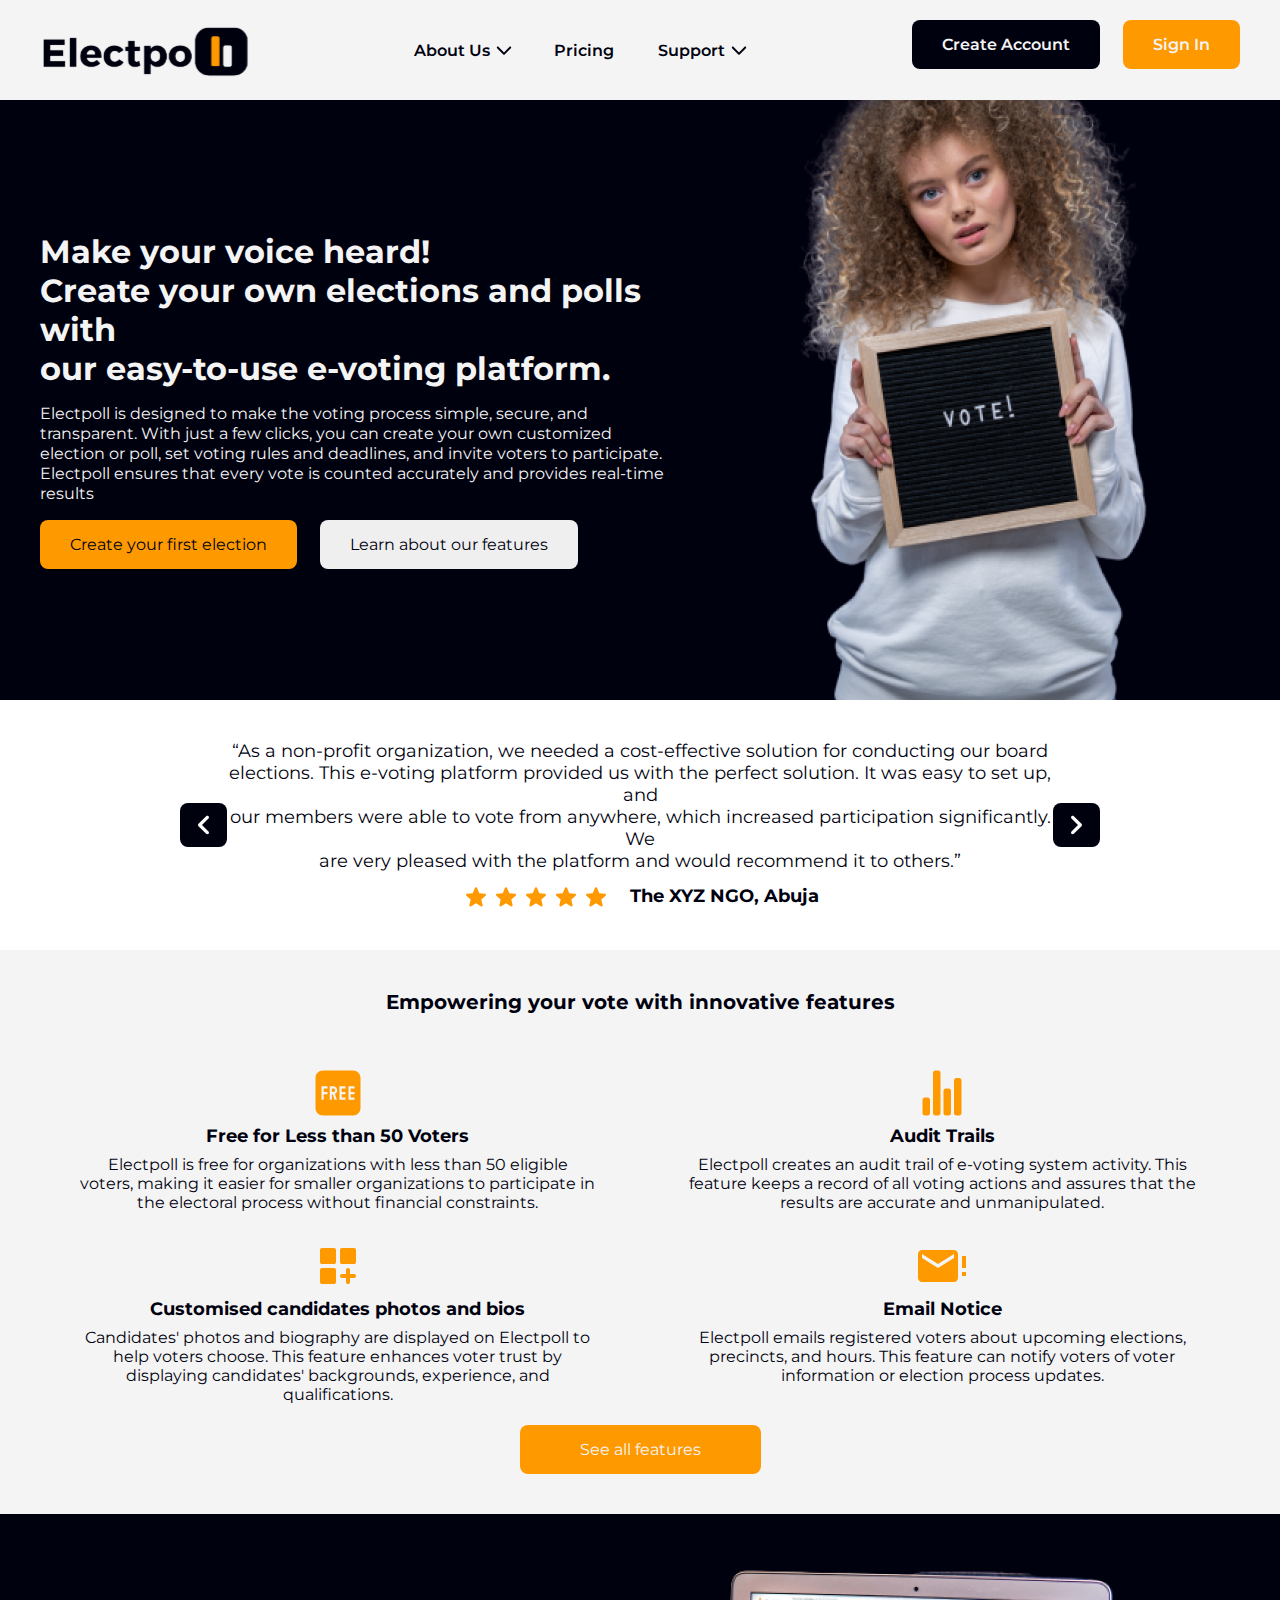
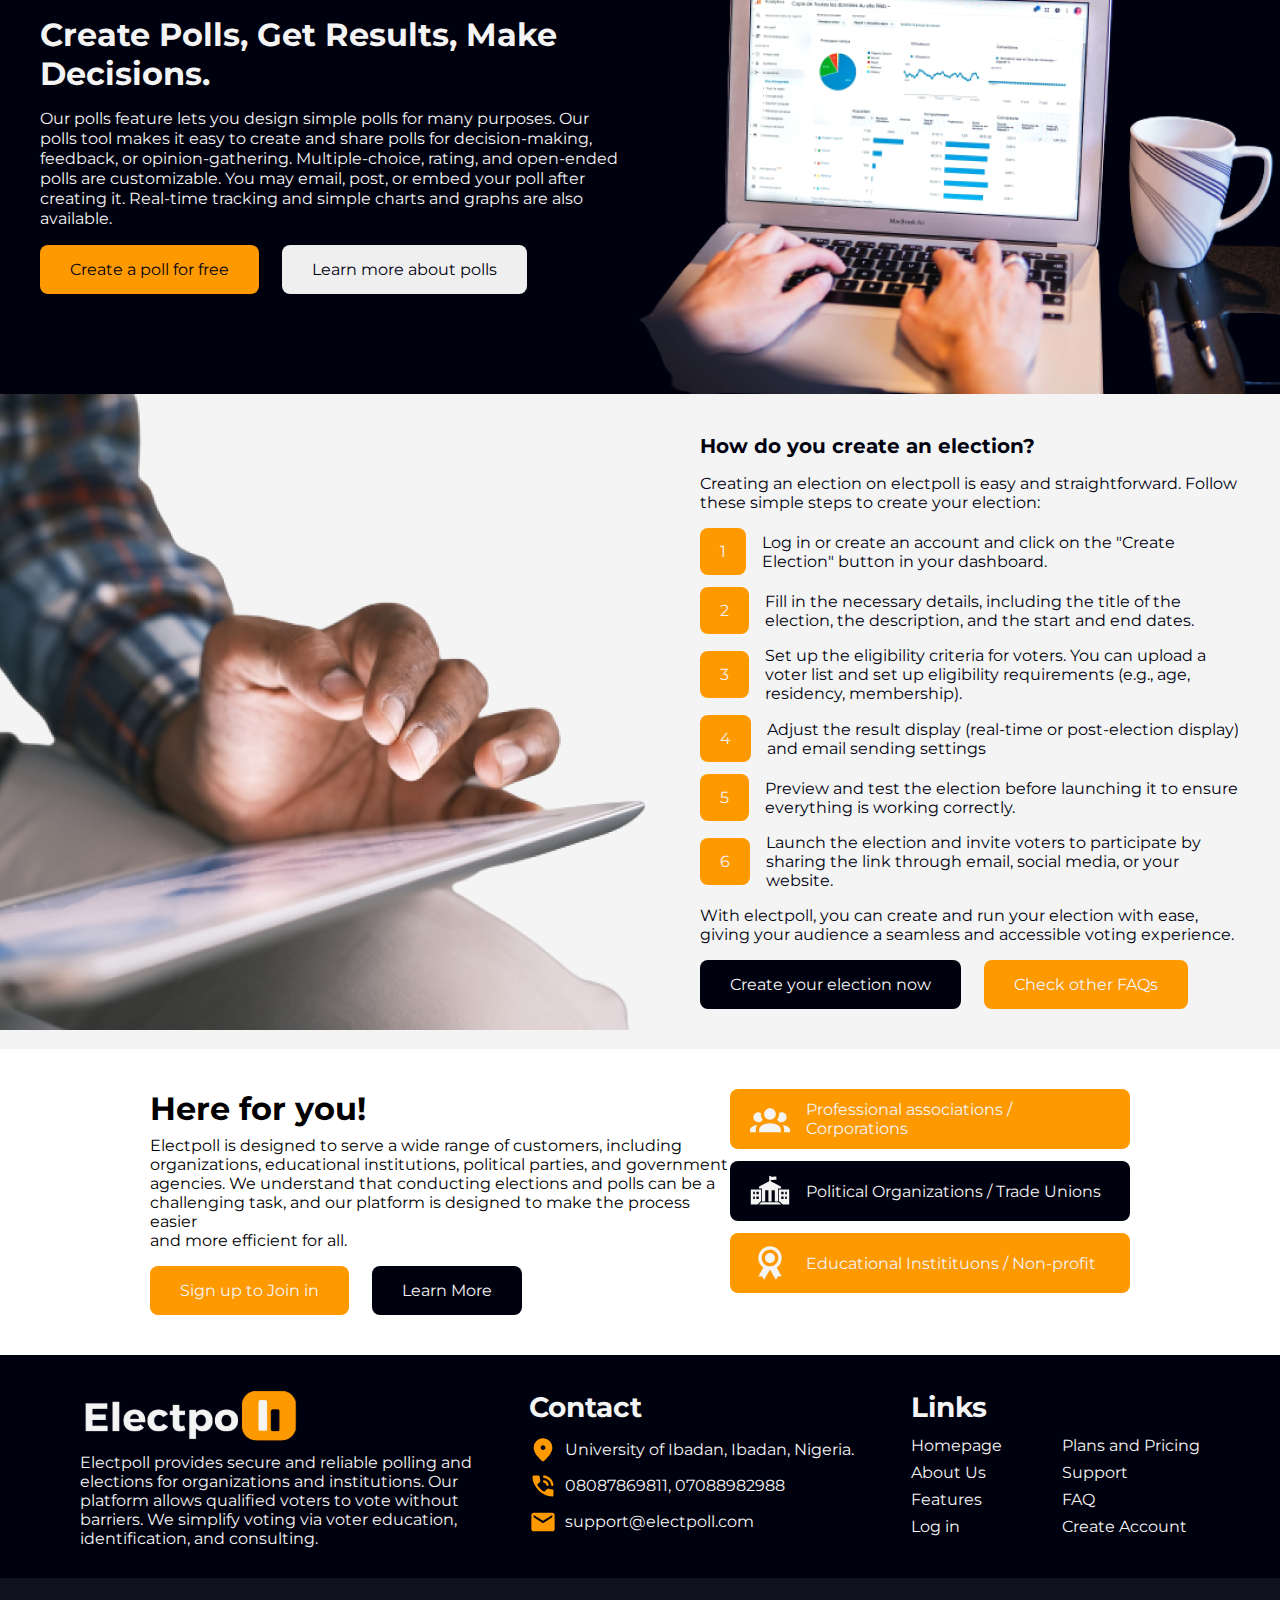
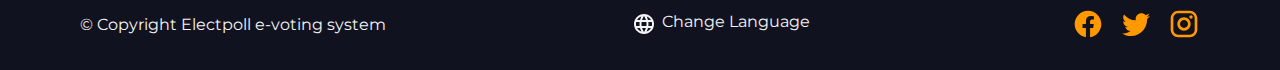
<file: index.html>
<html lang="en">
<head>
    <meta charset="UTF-8">
    <meta http-equiv="X-UA-Compatible" content="IE=edge">
    <meta name="viewport" content="width=device-width, initial-scale=1.0">
    <title>Electpoll</title>
    <link rel="stylesheet" href="Assets/Css/index.css"/>
    <link rel="stylesheet" href="Assets/Css/header.css"/>
    <link rel="stylesheet" href="Assets/Css/footer.css"/>
    <link rel="stylesheet" href="https://fonts.googleapis.com/css?family=Montserrat">
</head>
<body>
    <section id="mobile-menu">
        <ul>
            <li><a href="Pages/about_us.html">About Us</a></li>
            <li><a href="Pages/pricing.html">Pricing</a></li>
            <li><a href="Pages/support.html">Support</a></li>
            <li><a href="Pages/features.html">Features</a></li>
            <li><a href="Pages/pricing.html">Plans and Pricing</a></li>
            <li><a href="Pages/faq.html">FAQ</a></li>
        </ul>
        <div>
            <div><a href="Pages/sign_up.html" ><button id="mobile-sign-up-btn" >Create Account</button></a></div>
            <div><a href="Pages/sign_in.html" ><button id="mobile-log-in-btn">Sign In</button></a></div>
        </div>
    </section>
    <header>
        <div><a href="index.html"><img class="logo" src="Assets/Img/logo.svg" /></a></div>
        <div class="nav-links">
            <div>
                <p class="link-text"><a href="Pages/about_us.html">About Us</a></p>
                <div><img src="Assets/Img/caret-down.svg" /></div>
            </div>
            <div>
                <p class="link-text plt"><a href="Pages/pricing.html">Pricing</a></p>
            </div>
            <div>
                <p class="link-text"><a href="Pages/support.html">Support</a></p>
                <div><img src="Assets/Img/caret-down.svg" /></div>
            </div>
        </div>
        <div>
            <a href="Pages/sign_up.html"><button class="create-acc-btn">Create Account</button></a>
            <a href="Pages/sign_in.html"><button class="sign-in-btn">Sign In</button></a>
        </div>
        <div id="hamburger-menu">
            <div class="hamburger-line"></div>
            <div class="hamburger-line"></div>
            <div class="hamburger-line"></div>
        </div>
    </header>
    <section id="main-section">
        <div id="main-sec-left">
            <h1>Make your voice heard!<br/> Create your own elections and polls with<br/> our easy-to-use e-voting platform.</h1>
            <p>Electpoll is designed to make the voting process simple, secure, and transparent. With just a few clicks,
                you can create your own customized election or poll, set voting rules and deadlines,
                and invite voters to participate. Electpoll ensures that every vote is counted
                accurately and provides real-time results</p>
            <div>
                <a href="/Pages/sign_up.html" ><button id="main-sec-btn-1">Create your first election</button></a>
                <a href="/Pages/features.html" ><button id="main-sec-btn-2">Learn about our features</button></a>
            </div>
        </div>
        <div id="main-sec-right">
            <img src="Assets/Img/top_img.png" />
        </div>
    </section>
    <section class="testimonial-section">
        <div><button class="slide-btn"><img src="Assets/Img/button-left.svg" /></button></div>
        <div>
             <p class="testimonial-text">“As a non-profit organization, we needed a cost-effective solution
            for conducting our board<br> elections. This e-voting platform provided 
            us with the perfect solution. It was easy to set up, and<br> our members 
            were able to vote from anywhere, which increased participation significantly. 
            We<br> are very pleased with the platform and would recommend it to others.”
            </p>
            <div class="testimonial-profile">
                <div><img src="Assets/Img/ratings.svg" /></div>
                <p>The XYZ NGO, Abuja</p>
            </div>
        </div>
        <div><button class="slide-btn"><img src="Assets/Img/button-right.svg" /></button></div>
    </section>
    <section id="features-section">
        <h2>Empowering your vote with innovative features</h2>
        <div>
            <div>
                <div><img src="Assets/Img/monotone_free-button.svg" /></div>
                <h3>Free for Less than 50 Voters</h3>
                <p>Electpoll is free for organizations with 
                    less than 50 eligible voters, making it 
                    easier for smaller organizations to participate 
                    in the electoral process without financial constraints.</p>
            </div>
            <div>
                <div><img src="Assets/Img/stats.svg" /></div>
                <h3>Audit Trails</h3>
                <p>Electpoll creates an audit trail of e-voting system activity. 
                    This feature keeps a record of all voting actions and assures 
                    that the results are accurate and unmanipulated.</p>
            </div>
            <div>
                <div><img src="Assets/Img/dashboard.svg" /></div>
                <h3>Customised candidates photos and bios</h3>
                <p>Candidates' photos and biography are displayed on 
                    Electpoll to help voters choose. This feature 
                    enhances voter trust by displaying candidates' 
                    backgrounds, experience, and qualifications.</p>
            </div>
            <div>
                <div><img src="Assets/Img/email-alert.svg" /></div>
                <h3>Email Notice</h3>
                <p>Electpoll emails registered voters about upcoming elections, 
                    precincts, and hours. This feature can notify voters of voter 
                    information or election process updates.</p>
            </div>
        </div>
        <a href="/Pages/features.html" ><button id="features-btn">See all features</button></a>
    </section>
    <section id="poll-section">
        <div id="poll-sec-left">
            <h1>Create Polls, Get Results, Make Decisions.</h1>
            <p>
                Our polls feature lets you design simple polls for many purposes. 
                Our polls tool makes it easy to create and share polls for decision-making, 
                feedback, or opinion-gathering. Multiple-choice, rating, and open-ended polls are customizable. 
                You may email, post, or embed your poll after creating it. 
                Real-time tracking and simple charts and graphs are also available.
            </p>
            <div>
                <a href="/Pages/sign_up.html" ><button id="poll-sec-btn-1">Create a poll for free</button></a>
                <a href="/Pages/features.html"><button id="poll-sec-btn-2">Learn more about polls</button></a>
            </div>
        </div>
        <div class="img-rmv">
            <img src="Assets/Img/poll-img.png" />
        </div>
    </section>
    <section id="faq-section">
        <div class="img-rmv"><img src="Assets/Img/faq-img.png" /></div>
        <div id="faq-section-box">
            <h3>How do you create an election?</h3>
            <p class="faq-text">Creating an election on electpoll is easy and straightforward.
                Follow these simple steps to create your election:</p>
            <div>
                <div class="faq-list">
                    <p>1</p>
                    <p>Log in or create an account and click on the "Create Election" button in your dashboard.</p>
                </div>
                <div class="faq-list">
                    <p>2</p>
                    <p>Fill in the necessary details, including the title of the election, the description, and the start and end dates.</p>
                </div>
                <div class="faq-list">
                    <p>3</p>
                    <p>Set up the eligibility criteria for voters. You can upload a voter list and set up eligibility requirements (e.g., age, residency, membership).</p>
                </div>
                <div class="faq-list">
                    <p>4</p>
                    <p>Adjust the result display (real-time or post-election display) and email sending settings</p>
                </div>
                <div class="faq-list">
                    <p>5</p>
                    <p>Preview and test the election before launching it to ensure everything is working correctly.</p>
                </div>
                <div class="faq-list">
                    <p>6</p>
                    <p>Launch the election and invite voters to participate by sharing the link through email, social media, or your website.</p>
                </div>
            </div>
            <p class="faq-text">With electpoll, you can create and run your election with ease, 
                giving your audience a seamless and accessible voting experience.</p>
            <div>
                <a href="/Pages/sign_up.html"><button id="faq-btn-1">Create your election now</button></a>
                <a href="/Pages/faq.html"><button id="faq-btn-2">Check other FAQs</button></a>
            </div>
        </div>
    </section>
    <section id="here-for-you-section">
        <div id="hfy-sec-top">
            <h1>Here for you!</h1>
            <p id="here-for-you-text">Electpoll is designed to serve a wide range of customers,
                including<br> organizations, educational institutions, 
                political parties, and government<br> agencies. 
                We understand that conducting elections and polls can be a<br> 
                challenging task, and our platform is designed to make the 
                process easier<br> and more efficient for all.</p>
            <div>
                <a href="/Pages/sign_up.html" ><button id="here-for-you-btn-1">Sign up to Join in</button></a>
                <a href="/Pages/about_us.html" ><button id="here-for-you-btn-2">Learn More</button></a>
            </div>
        </div>
        <div>
            <div class="here-for-you-sec-box">
                <div><img src="Assets/Img/account-group.svg" /></div>
                <p>Professional associations / Corporations</p>
            </div>
            <div class="here-for-you-sec-box box-2">
                <div><img src="Assets/Img/map_political.svg" /></div>
                <p>Political Organizations / Trade Unions</p>
            </div>
            <div class="here-for-you-sec-box">
                <div><img src="Assets/Img/trusted-organization.svg" /></div>
                <p>Educational Institituons / Non-profit</p>
            </div>
        </div>
    </section>
    <footer>
        <div class="footer-top">
            <div>
                <div class="footer-logo"><img src="Assets/Img/logo (light).svg" /></div>
                <p>Electpoll provides secure and reliable polling and<br/> elections for organizations and institutions.
                    Our<br/> platform allows qualified voters to vote without<br/> barriers.
                    We simplify voting via voter education,<br/> identification, and consulting.</p>
            </div>
            <div class="contact-box">
                <h2 class="footer-header">Contact</h2>
                <div>
                    <div><img src="Assets/Img/location.svg" /></div>
                    <p>University of Ibadan, Ibadan, Nigeria.</p>
                </div>
                <div>
                    <div><img src="Assets/Img/phone.svg" /></div>
                    <p>08087869811, 07088982988</p>
                </div>
                <div>
                    <div><img src="Assets/Img/email.svg" /></div>
                    <p>support@electpoll.com</p>
                </div>
            </div>
            <div>
                <h2 class="footer-header">Links</h2>
                <div class="footer-nav">
                    <ul class="footer-nav-left">
                        <li><a href="index.html">Homepage</a></li>
                        <li><a href="Pages/about_us.html">About Us</a></li>
                        <li><a href="Pages/features.html">Features</a></li>
                        <li><a href="Pages/sign_in.html">Log in</a></li>
                    </ul>
                    <ul>
                        <li><a href="Pages/pricing.html">Plans and Pricing</a></li>
                        <li><a href="Pages/support.html">Support</a></li>
                        <li><a href="Pages/faq.html">FAQ</a></li>
                        <li><a href="Pages/sign_up.html">Create Account</a></li>
                    </ul>
                </div>
            </div>
        </div>
        <div class="footer-bottom">
            <p>© Copyright Electpoll e-voting system</p>
            <div class="change-language">
                <div><img src="Assets/Img/globe.svg" /></div>
                <p>Change Language</p>
            </div>
            <div class="socials">
                <div><img src="Assets/Img/facebook.svg" /></div>
                <div><img src="Assets/Img/twitter.svg" /></div>
                <div><img src="Assets/Img/instagram.svg" /></div>
            </div>
        </div>
    </footer>
    <script src="Assets/Js/index.js"></script>
</body>
</html>
</file>
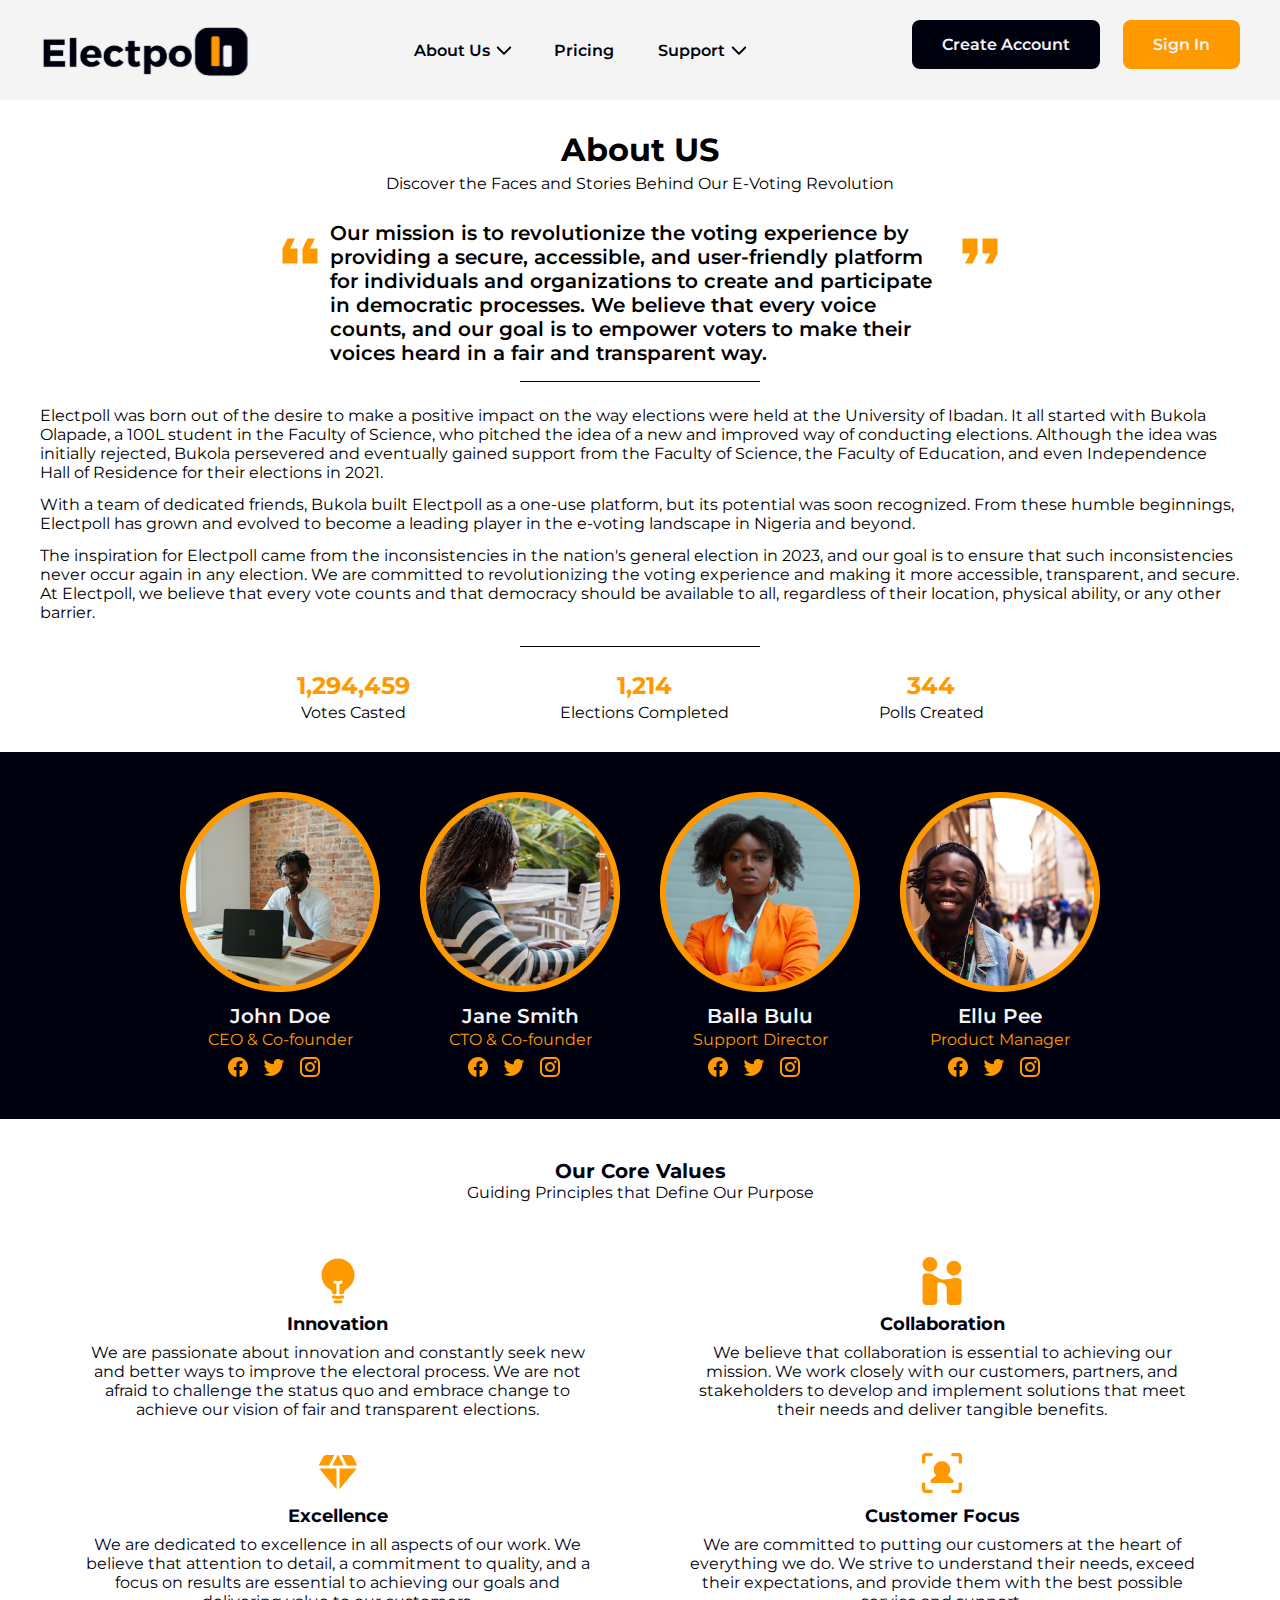
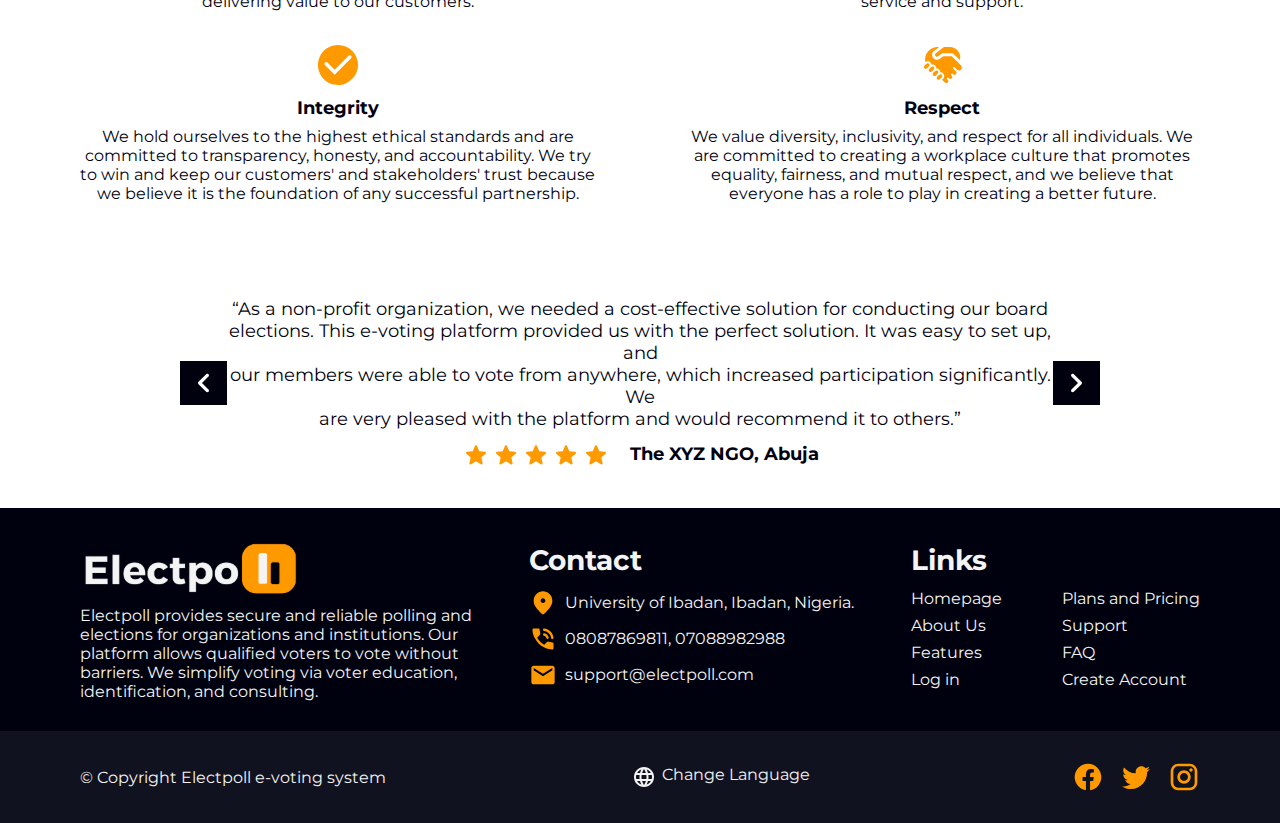
<file: Pages/about_us.html>
<html lang="en">
<head>
    <meta charset="UTF-8">
    <meta http-equiv="X-UA-Compatible" content="IE=edge">
    <meta name="viewport" content="width=device-width, initial-scale=1.0">
    <title>Electpoll</title>
    <link rel="stylesheet" href="../Assets/Css/about_us.css"/>
    <link rel="stylesheet" href="../Assets/Css/header.css"/>
    <link rel="stylesheet" href="../Assets/Css/footer.css"/>
    <link rel="stylesheet" href="https://fonts.googleapis.com/css?family=Montserrat">
</head>
<body>
    <section id="mobile-menu">
        <ul>
            <li><a href="../index.html">Home</a></li>
            <li><a href="pricing.html">Pricing</a></li>
            <li><a href="support.html">Support</a></li>
            <li><a href="features.html">Features</a></li>
            <li><a href="faq.html">FAQ</a></li>
        </ul>
        <div>
            <div><a href="sign_up.html" ><button id="mobile-sign-up-btn" >Create Account</button></a></div>
            <div><a href="sign_in.html" ><button id="mobile-log-in-btn">Sign In</button></a></div>
        </div>
    </section>
    <header>
        <div><a href="../index.html"><img class="logo" src="../Assets/Img/logo.svg" /></a></div>
        <div class="nav-links">
            <div>
                <p class="link-text"><a href="about_us.html">About Us</a></p>
                <div><img src="../Assets/Img/caret-down.svg" /></div>
            </div>
            <div>
                <p class="link-text plt"><a href="pricing.html">Pricing</a></p>
            </div>
            <div>
                <p class="link-text"><a href="support.html">Support</a></p>
                <div><img src="../Assets/Img/caret-down.svg" /></div>
            </div>
        </div>
        <div>
            <a href="sign_up.html"><button class="create-acc-btn">Create Account</button></a>
            <a href="sign_in.html"><button class="sign-in-btn">Sign In</button></a>
        </div>
        <div id="hamburger-menu">
            <div class="hamburger-line"></div>
            <div class="hamburger-line"></div>
            <div class="hamburger-line"></div>
        </div>
    </header>
    <section id="about-us-section">
        <h1>About US</h1>
        <p>Discover the Faces and Stories Behind Our E-Voting Revolution</p>
        <div id="about-us-quote">
            <div><img src="../Assets/Img/quote-open.svg" /></div>
            <p>Our mission is to revolutionize the voting experience by providing 
                a secure, accessible, and user-friendly platform for individuals 
                and organizations to create and participate in democratic processes. 
                We believe that every voice counts, and our goal is to empower voters 
                to make their voices heard in a fair and transparent way.</p>

            <div><img src="../Assets/Img/quote-close.svg" /></div>
        </div>
        <div class="dash"></div>
        <div id="about-us-text" >
            <p>Electpoll was born out of the desire to make a positive impact on the way elections 
                were held at the University of Ibadan. It all started with Bukola Olapade, 
                a 100L student in the Faculty of Science, who pitched the idea of a new and improved 
                way of conducting elections. Although the idea was initially rejected, 
                Bukola persevered and eventually gained support from the Faculty of Science, 
                the Faculty of Education, and even Independence Hall of Residence for their elections in 2021.</p><br>
    
                <p>With a team of dedicated friends, 
                Bukola built Electpoll as a one-use platform, 
                but its potential was soon recognized. From these humble beginnings, 
                Electpoll has grown and evolved to become a leading player in the 
                e-voting landscape in Nigeria and beyond.</p><br>
    
               <p> The inspiration for Electpoll came from 
                the inconsistencies in the nation's general 
                election in 2023, and our goal is to ensure that such 
                inconsistencies never occur again in any election. We are committed 
                to revolutionizing the voting experience and making it more accessible, 
                transparent, and secure. At Electpoll, we believe that every vote counts and that 
                democracy should be available to all, regardless of their location, physical ability, 
                or any other barrier.</p>
        </div>
            <div class="dash"></div>
            <div id="vote-stat">
                <div>
                    <p>1,294,459</p>
                    <p>Votes Casted</p>
                </div>
                <div class="stat-center">
                    <p>1,214</p>
                    <p>Elections Completed</p>
                </div>
                <div>
                    <p>344</p>
                    <p>Polls Created</p>
                </div>
            </div>
    </section>
    <section id="team-section">
        <div>
            <div><img class="profile-img" src="../Assets/Img/profile-1.png" /></div>
            <p class="profile-name">John Doe</p>
            <p class="profile-position">CEO & Co-founder</p>
            <div class="profile-socials">
                <div><img src="../Assets/Img/facebook.svg"  /></div>
                <div><img src="../Assets/Img/twitter.svg" /></div>
                <div><img src="../Assets/Img/instagram.svg" /></div>
            </div>
        </div>
        <div>
            <div><img class="profile-img" src="../Assets/Img/profile-2.png" /></div>
            <p class="profile-name">Jane Smith</p>
            <p class="profile-position">CTO & Co-founder</p>
            <div class="profile-socials">
                <div><img src="../Assets/Img/facebook.svg" /></div>
                <div><img src="../Assets/Img/twitter.svg"  /></div>
                <div><img src="../Assets/Img/instagram.svg"  /></div>
            </div>
        </div>
        <div>
            <div><img class="profile-img" src="../Assets/Img/profile-3.png" /></div>
            <p class="profile-name">Balla Bulu</p>
            <p class="profile-position">Support Director</p>
            <div class="profile-socials">
                <div><img src="../Assets/Img/facebook.svg" /></div>
                <div><img src="../Assets/Img/twitter.svg"  /></div>
                <div><img src="../Assets/Img/instagram.svg"  /></div>
            </div>
        </div>
        <div>
            <div><img class="profile-img" src="../Assets/Img/profile-4.png" /></div>
            <p class="profile-name">Ellu Pee</p>
            <p class="profile-position">Product Manager</p>
            <div class="profile-socials">
                <div><img src="../Assets/Img/facebook.svg" /></div>
                <div><img src="../Assets/Img/twitter.svg" /></div>
                <div><img src="../Assets/Img/instagram.svg" /></div>
            </div>
        </div>
    </section>
    <section id="value-section">
        <h2>Our Core Values</h2>
        <p>Guiding Principles that Define Our Purpose</p>
        <div>
                <div>
                    <div><img src="../Assets/Img/light-bulb-solid.svg" /></div>
                    <h3>Innovation</h3>
                    <p>We are passionate about innovation and constantly seek 
                        new and better ways to improve the electoral process. 
                        We are not afraid to challenge the status quo and embrace 
                        change to achieve our vision of fair and transparent elections.</p>
                </div>
                <div>
                    <div><img src="../Assets/Img/handshake.svg" /></div>
                    <h3>Collaboration</h3>
                    <p>We believe that collaboration is essential to achieving our mission. 
                        We work closely with our customers, partners, and stakeholders to 
                        develop and implement solutions that meet their needs and deliver tangible benefits.</p>
                </div>
                <div>
                    <div><img src="../Assets/Img/diamond-rounded.svg" /></div>
                    <h3>Excellence</h3>
                    <p>We are dedicated to excellence in all aspects of our work. 
                        We believe that attention to detail, a commitment to quality, 
                        and a focus on results are essential to achieving our goals and 
                        delivering value to our customers.</p>
                </div>
                <div>
                    <div><img src="../Assets/Img/focus-fill.svg" /></div>
                    <h3>Customer Focus</h3>
                    <p class="value-text">We are committed to putting our customers at the heart of everything we do. 
                        We strive to understand their needs, exceed their expectations, 
                        and provide them with the best possible service and support.</p>
                </div>
                <div>
                    <div><img src="../Assets/Img/clarity_success-standard-solid.svg" /></div>
                    <h3>Integrity</h3>
                    <p>We hold ourselves to the highest ethical standards and are 
                        committed to transparency, honesty, and accountability. 
                        We try to win and keep our customers' and stakeholders' 
                        trust because we believe it is the foundation of any successful partnership.</p>
                </div>
                <div>
                    <div><img src="../Assets/Img/fluent_handshake-filled.svg" /></div>
                    <h3>Respect</h3>
                    <p>We value diversity, inclusivity, and respect for all individuals. 
                        We are committed to creating a workplace culture that promotes equality, 
                        fairness, and mutual respect, and we believe that everyone has 
                        a role to play in creating a better future.</p>
                </div>
        </div>
    </section>
    <section class="testimonial-section">
        <div><button class="slide-btn"><img src="../Assets/Img/button-left.svg" /></button></div>
        <div>
             <p class="testimonial-text">“As a non-profit organization, we needed a cost-effective solution
            for conducting our board<br> elections. This e-voting platform provided 
            us with the perfect solution. It was easy to set up, and<br> our members 
            were able to vote from anywhere, which increased participation significantly. 
            We<br> are very pleased with the platform and would recommend it to others.”
            </p>
            <div class="testimonial-profile">
                <div><img src="../Assets/Img/ratings.svg" /></div>
                <p>The XYZ NGO, Abuja</p>
            </div>
        </div>
        <div><button class="slide-btn"><img src="../Assets/Img/button-right.svg" /></button></div>
    </section>

    
    <footer>
        <div class="footer-top">
            <div>
                <div class="footer-logo"><img src="../Assets/Img/logo (light).svg" /></div>
                <p>Electpoll provides secure and reliable polling and<br/> elections for organizations and institutions.
                    Our<br/> platform allows qualified voters to vote without<br/> barriers.
                    We simplify voting via voter education,<br/> identification, and consulting.</p>
            </div>
            <div class="contact-box">
                <h2 class="footer-header">Contact</h2>
                <div>
                    <div><img src="../Assets/Img/location.svg" /></div>
                    <p>University of Ibadan, Ibadan, Nigeria.</p>
                </div>
                <div>
                    <div><img src="../Assets/Img/phone.svg" /></div>
                    <p>08087869811, 07088982988</p>
                </div>
                <div>
                    <div><img src="../Assets/Img/email.svg" /></div>
                    <p>support@electpoll.com</p>
                </div>
            </div>
            <div>
                <h2 class="footer-header">Links</h2>
                <div class="footer-nav">
                    <ul class="footer-nav-left">
                        <li><a href="../index.html">Homepage</a></li>
                        <li><a href="about_us.html">About Us</a></li>
                        <li><a href="features.html">Features</a></li>
                        <li><a href="sign_in.html">Log in</a></li>
                    </ul>
                    <ul>
                        <li><a href="pricing.html">Plans and Pricing</a></li>
                        <li><a href="support.html">Support</a></li>
                        <li><a href="faq.html">FAQ</a></li>
                        <li><a href="sign_up.html">Create Account</a></li>
                    </ul>
                </div>
            </div>
        </div>
        <div class="footer-bottom">
            <p>© Copyright Electpoll e-voting system</p>
            <div class="change-language">
                <div><img src="../Assets/Img/globe.svg" /></div>
                <p>Change Language</p>
            </div>
            <div class="socials">
                <div><img src="../Assets/Img/facebook.svg" /></div>
                <div><img src="../Assets/Img/twitter.svg" /></div>
                <div><img src="../Assets/Img/instagram.svg" /></div>
            </div>
        </div>
    </footer>
<script src="../Assets/Js/index.js"></script>
</body>
</html>
</file>
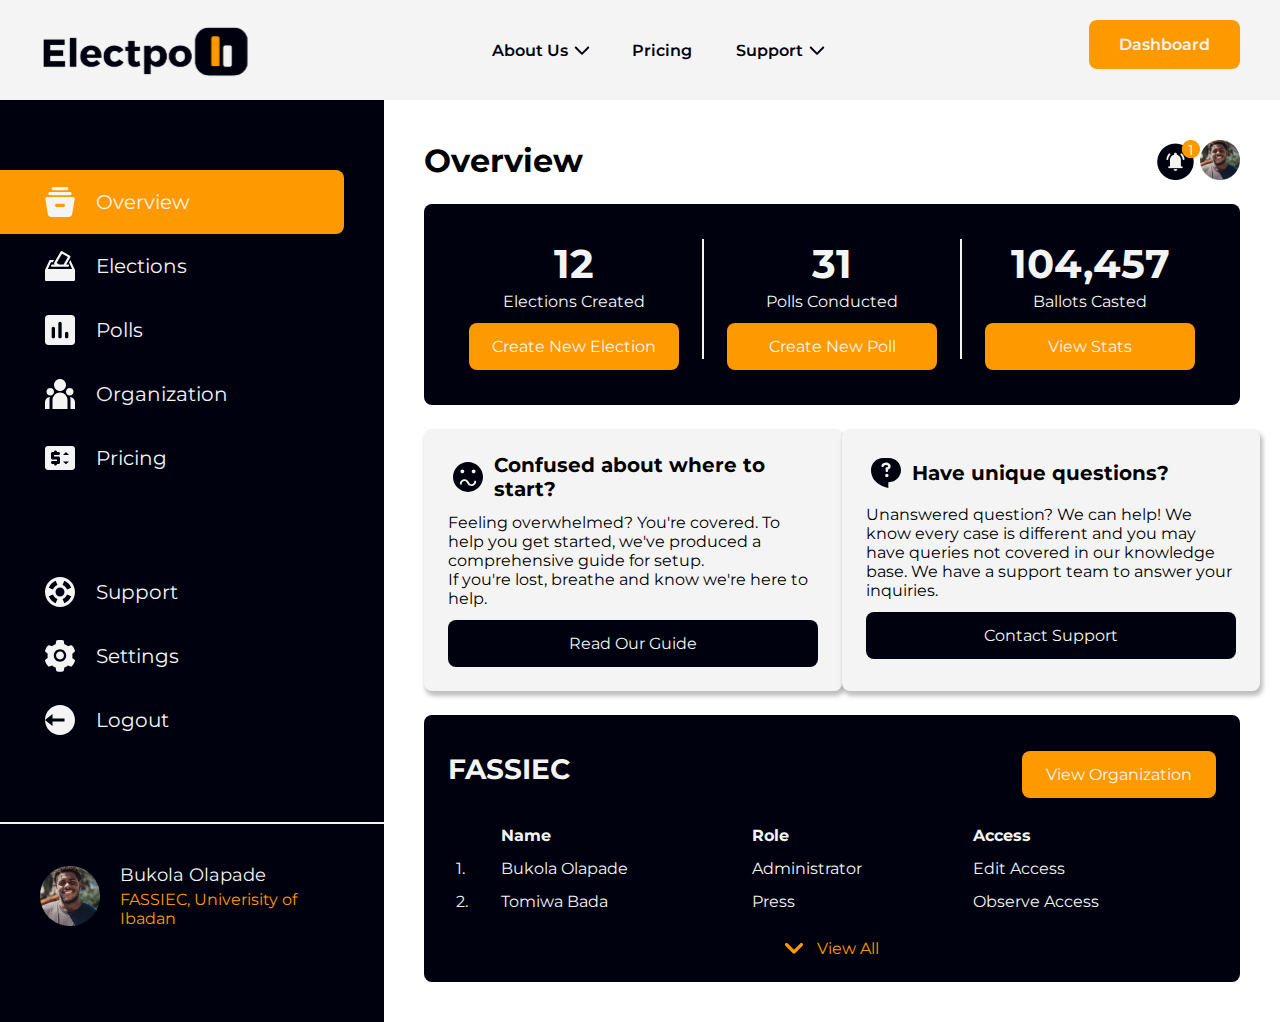
<file: Pages/dashboard.html>
<html lang="en">
<head>
    <meta charset="UTF-8">
    <meta http-equiv="X-UA-Compatible" content="IE=edge">
    <meta name="viewport" content="width=device-width, initial-scale=1.0">
    <title>Electpoll</title>
    <link rel="stylesheet" href="../Assets/Css/dashboard.css"/>
    <link rel="stylesheet" href="../Assets/Css/header.css"/>
    <link rel="stylesheet" href="https://fonts.googleapis.com/css?family=Montserrat">
</head>
<body>
    <header>
        <div><img src="../Assets/Img/logo.svg" /></div>
        <div class="nav-links">
            <div>
                <p class="link-text"><a href="about_us.html">About Us</a></p>
                <div><img src="../Assets/Img/caret-down.svg" /></div>
            </div>
            <div>
                <p class="link-text plt"><a href="pricing.html">Pricing</a></p>
            </div>
            <div>
                <p class="link-text"><a href="support.html">Support</a></p>
                <div><img src="../Assets/Img/caret-down.svg" /></div>
            </div>
        </div>
        <div>
            <a href="dashboard.html"><button class="dashboard-btn">Dashboard</button></a>
        </div>
    </header>
    <main>
        <div class="left">
            <div class="left-top">
                <div>
                    <div class="tab active">
                        <div><img src="../Assets/Img/dashboard-1.svg" /></div>
                        <p>Overview</p>
                    </div>
                    <div class="tab">
                        <div><img src="../Assets/Img/dashboard-2.svg" /></div>
                        <p>Elections</p>
                    </div>
                    <div class="tab">
                        <div><img src="../Assets/Img/dashboard-3.svg" /></div>
                        <p>Polls</p>
                    </div>
                    <div class="tab">
                        <div><img src="../Assets/Img/dashboard-4.svg" /></div>
                        <p>Organization</p>
                    </div>
                    <div class="tab">
                        <div><img src="../Assets/Img/dashboard-5.svg" /></div>
                        <p>Pricing</p>
                    </div>
                </div>
                <div class="lower-tabs">
                    <div class="tab">
                        <div><img src="../Assets/Img/dashboard-6.svg" /></div>
                        <p>Support</p>
                    </div>
                    <div class="tab">
                        <div><img src="../Assets/Img/dashboard-7.svg" /></div>
                        <p>Settings</p>
                    </div>
                    <div class="tab">
                        <div><img src="../Assets/Img/dashboard-8.svg" /></div>
                        <p>Logout</p>
                    </div>
                </div>
            </div>
            <div class="horizontal"></div>
            <div class="left-bottom">
                <div><img src="../Assets/Img/dashboard-left-img.png" /></div>
                <div>
                    <p class="user-name">Bukola Olapade</p>
                    <p class="user-org">FASSIEC, Univerisity of Ibadan</p>
                </div>
            </div>
        </div>
        <div class="right">
            <div class="right-header">
                <h1>Overview</h1>
                <div>
                    <div><img src="../Assets/Img/notifications.png" /></div>
                    <div><img src="../Assets/Img/dashboard-left-img.png"  width="40px"/></div>
                </div>
            </div>
            <div class="number-board">
                <div class="number-box">
                    <p class="number-box-digit">12</p>
                    <p>Elections Created</p>
                    <button class="number-btn">Create New Election</button>
                </div>
                <div class="vertical"></div>
                <div class="number-box">
                    <p class="number-box-digit">31</p>
                    <p>Polls Conducted</p>
                    <button class="number-btn">Create New Poll</button>
                </div>
                <div class="vertical"></div>
                <div class="number-box">
                    <p class="number-box-digit">104,457</p>
                    <p>Ballots Casted</p>
                    <button class="number-btn">View Stats</button>
                </div>
            </div>
            <div class="guide-board">
                <div class="guide-box">
                    <div class="guide-header" >
                        <div><img src="../Assets/Img/confused.svg" /></div>
                        <h3>Confused about where to start?</h3>
                    </div>
                    <p>Feeling overwhelmed? You're covered. To help you get started, 
                        we've produced a comprehensive guide for setup. <br>If you're lost, 
                        breathe and know we're here to help.</p>
                    <button class="guide-btn">Read Our Guide</button>
                </div>
                <div class="guide-box">
                    <div class="guide-header" >
                        <div><img src="../Assets/Img/help.svg" /></div>
                        <h3>Have unique questions?</h3>
                    </div>
                    <p>Unanswered question? We can help! We know every case is 
                        different and you may have queries not covered in our knowledge base. 
                        We have a support team to answer your inquiries.</p>
                    <button class="guide-btn">Contact Support</button>
                </div>
            </div>
            <div class="organization-board">
                <div class="organization-header">
                    <h2>FASSIEC</h2>
                    <div><button class="organization-btn">View Organization</button></div>
                </div>
                <table>
                    <tr>
                      <th></th>
                      <th>Name</th>
                      <th>Role</th>
                      <th>Access</th>
                    </tr>
                    <tr>
                      <td>1.</td>
                      <td>Bukola Olapade</td>
                      <td>Administrator</td>
                      <td>Edit Access</td>
                    </tr>
                    <tr>
                      <td>2.</td>
                      <td>Tomiwa Bada</td>
                      <td>Press</td>
                      <td>Observe Access</td>
                    </tr>
                  </table>
                <div class="view-all-btn">
                    <div><img src="../Assets/Img/down-vector.svg" /></div>
                    <p>View All</p>
                </div>
            </div>
        </div>
    </main>
</body>
</html>
</file>
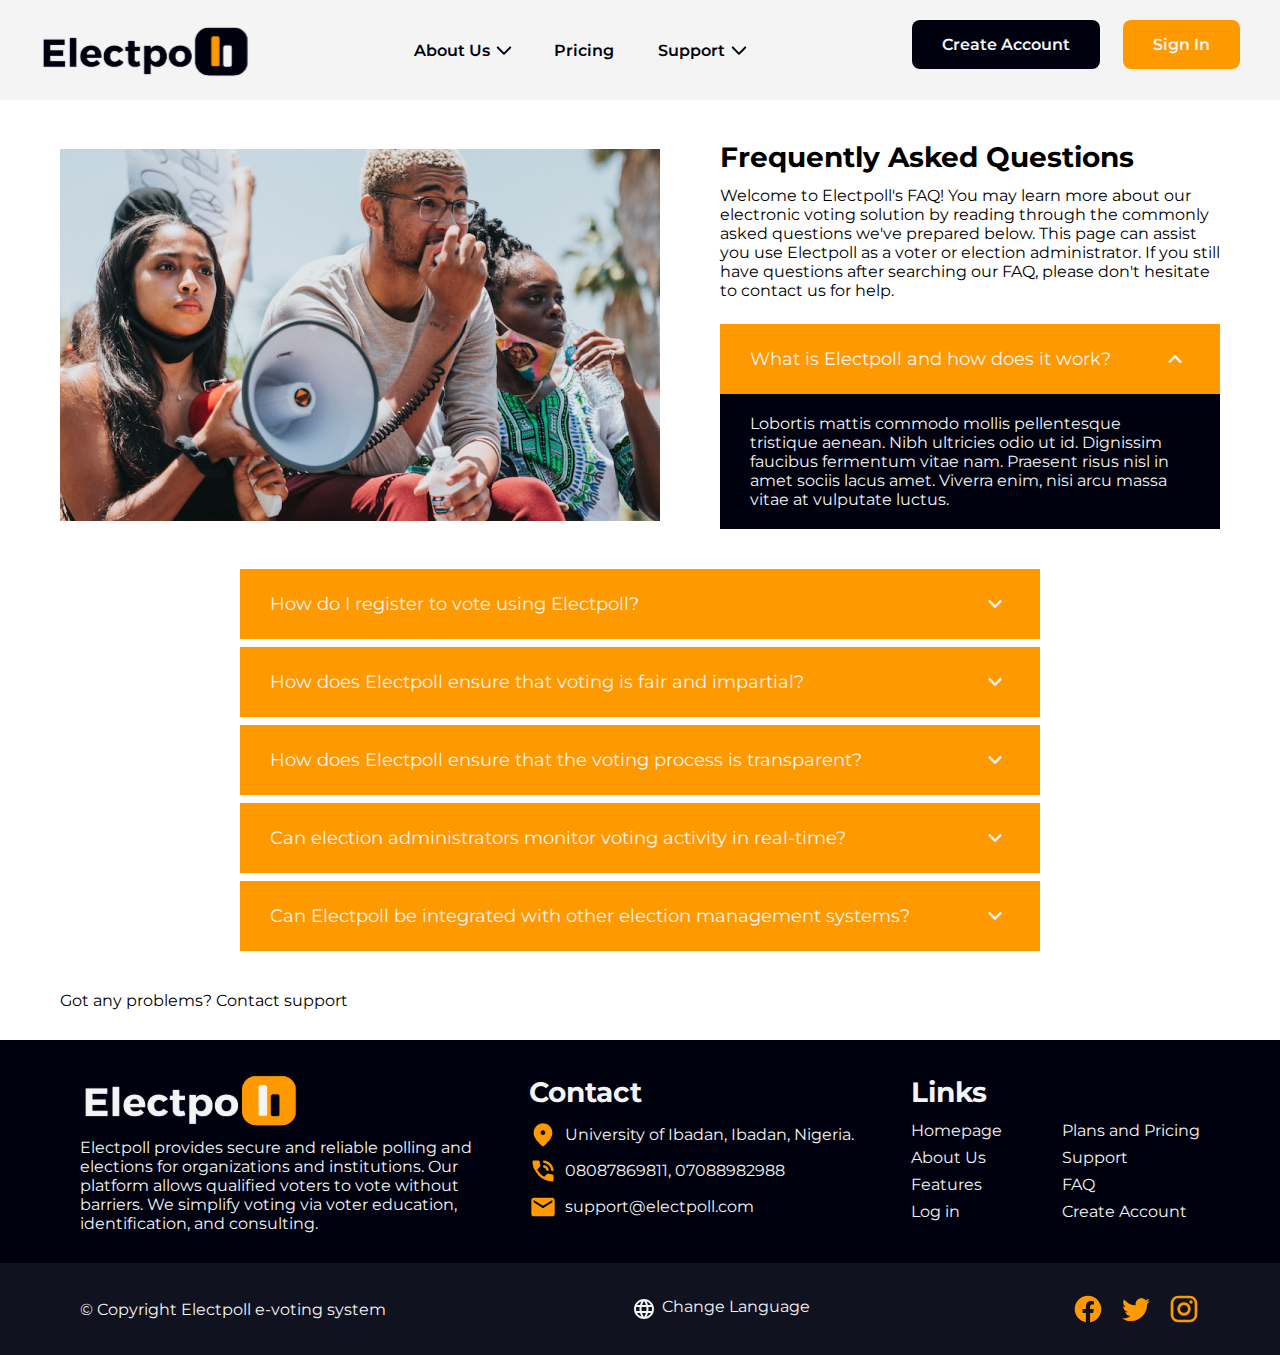
<file: Pages/faq.html>
<html lang="en">
<head>
    <meta charset="UTF-8">
    <meta http-equiv="X-UA-Compatible" content="IE=edge">
    <meta name="viewport" content="width=device-width, initial-scale=1.0">
    <title>Electpoll</title>
    <link rel="stylesheet" href="../Assets/Css/faq.css"/>
    <link rel="stylesheet" href="../Assets/Css/header.css"/>
    <link rel="stylesheet" href="../Assets/Css/footer.css"/>
    <link rel="stylesheet" href="https://fonts.googleapis.com/css?family=Montserrat">
</head>
<body>
    <section id="mobile-menu">
        <ul>
            <li><a href="../index.html">Home</a></li>
            <li><a href="about_us.html">About Us</a></li>
            <li><a href="pricing.html">Pricing</a></li>
            <li><a href="support.html">Support</a></li>
            <li><a href="features.html">Features</a></li>
        </ul>
        <div>
            <div><a href="sign_up.html" ><button id="mobile-sign-up-btn" >Create Account</button></a></div>
            <div><a href="sign_in.html" ><button id="mobile-log-in-btn">Sign In</button></a></div>
        </div>
    </section>
    <header>
        <div><a href="../index.html"><img class="logo" src="../Assets/Img/logo.svg" /></a></div>
        <div class="nav-links">
            <div>
                <p class="link-text"><a href="about_us.html">About Us</a></p>
                <div><img src="../Assets/Img/caret-down.svg" /></div>
            </div>
            <div>
                <p class="link-text plt"><a href="pricing.html">Pricing</a></p>
            </div>
            <div>
                <p class="link-text"><a href="support.html">Support</a></p>
                <div><img src="../Assets/Img/caret-down.svg" /></div>
            </div>
        </div>
        <div>
            <a href="sign_up.html"><button class="create-acc-btn">Create Account</button></a>
            <a href="sign_in.html"><button class="sign-in-btn">Sign In</button></a>
        </div>
        <div id="hamburger-menu">
            <div class="hamburger-line"></div>
            <div class="hamburger-line"></div>
            <div class="hamburger-line"></div>
        </div>
    </header>
    <section>
        <div id="faq-top">
            <div><img class="main-img" src="../Assets/Img/faq-main-img.png" /></div>
            <div id="faq-container">
                <h2>Frequently Asked Questions</h2>
                <p id="faq-details">Welcome to Electpoll's FAQ! You may learn more about our electronic 
                    voting solution by reading through the commonly asked questions we've 
                    prepared below. This page can assist you use Electpoll as a voter or 
                    election administrator. If you still have questions after searching our FAQ, 
                    please don't hesitate to contact us for help.</p>
                    <div>
                        <div class="faq-question">
                            <p>What is Electpoll and how does it work?</p>
                            <div><img src="../Assets/Img/angle-up.svg" /></div>
                        </div>
                        <p class="faq-answer">Lobortis mattis commodo mollis pellentesque tristique aenean. 
                            Nibh ultricies odio ut id. Dignissim faucibus fermentum vitae nam. 
                            Praesent risus nisl in amet sociis lacus amet. 
                            Viverra enim, nisi arcu massa vitae at vulputate luctus.</p>
                    </div>
            </div>
        </div>
        <div id="faq-list-container">
            <div class="faq-question faq-list">
                <p>How do I register to vote using Electpoll?</p>
                <div><img src="../Assets/Img/angle-down.svg" /></div>
            </div>
            <div class="faq-question faq-list">
                <p>How does Electpoll ensure that voting is fair and impartial?</p>
                <div><img src="../Assets/Img/angle-down.svg" /></div>
            </div>
            <div class="faq-question faq-list">
                <p>How does Electpoll ensure that the voting process is transparent?</p>
                <div><img src="../Assets/Img/angle-down.svg" /></div>
            </div>
            <div class="faq-question faq-list">
                <p>Can election administrators monitor voting activity in real-time?</p>
                <div><img src="../Assets/Img/angle-down.svg" /></div>
            </div>
            <div class="faq-question faq-list">
                <p>Can Electpoll be integrated with other election management systems?</p>
                <div><img src="../Assets/Img/angle-down.svg" /></div>
            </div>
        </div>

        <p id="faq-text">Got any problems? Contact support</p>

    </section>

    <footer>
        <div class="footer-top">
            <div>
                <div class="footer-logo"><img src="../Assets/Img/logo (light).svg" /></div>
                <p>Electpoll provides secure and reliable polling and<br/> elections for organizations and institutions.
                    Our<br/> platform allows qualified voters to vote without<br/> barriers.
                    We simplify voting via voter education,<br/> identification, and consulting.</p>
            </div>
            <div class="contact-box">
                <h2 class="footer-header">Contact</h2>
                <div>
                    <div><img src="../Assets/Img/location.svg" /></div>
                    <p>University of Ibadan, Ibadan, Nigeria.</p>
                </div>
                <div>
                    <div><img src="../Assets/Img/phone.svg" /></div>
                    <p>08087869811, 07088982988</p>
                </div>
                <div>
                    <div><img src="../Assets/Img/email.svg" /></div>
                    <p>support@electpoll.com</p>
                </div>
            </div>
            <div>
                <h2 class="footer-header">Links</h2>
                <div class="footer-nav">
                    <ul class="footer-nav-left">
                        <li><a href="../index.html">Homepage</a></li>
                        <li><a href="about_us.html">About Us</a></li>
                        <li><a href="features.html">Features</a></li>
                        <li><a href="sign_in.html">Log in</a></li>
                    </ul>
                    <ul>
                        <li><a href="pricing.html">Plans and Pricing</a></li>
                        <li><a href="support.html">Support</a></li>
                        <li><a href="faq.html">FAQ</a></li>
                        <li><a href="sign_up.html">Create Account</a></li>
                    </ul>
                </div>
            </div>
        </div>
        <div class="footer-bottom">
            <p>© Copyright Electpoll e-voting system</p>
            <div class="change-language">
                <div><img src="../Assets/Img/globe.svg" /></div>
                <p>Change Language</p>
            </div>
            <div class="socials">
                <div><img src="../Assets/Img/facebook.svg" /></div>
                <div><img src="../Assets/Img/twitter.svg" /></div>
                <div><img src="../Assets/Img/instagram.svg" /></div>
            </div>
        </div>
    </footer>
<script src="../Assets/Js/index.js"></script>
</body>
</html>
</file>
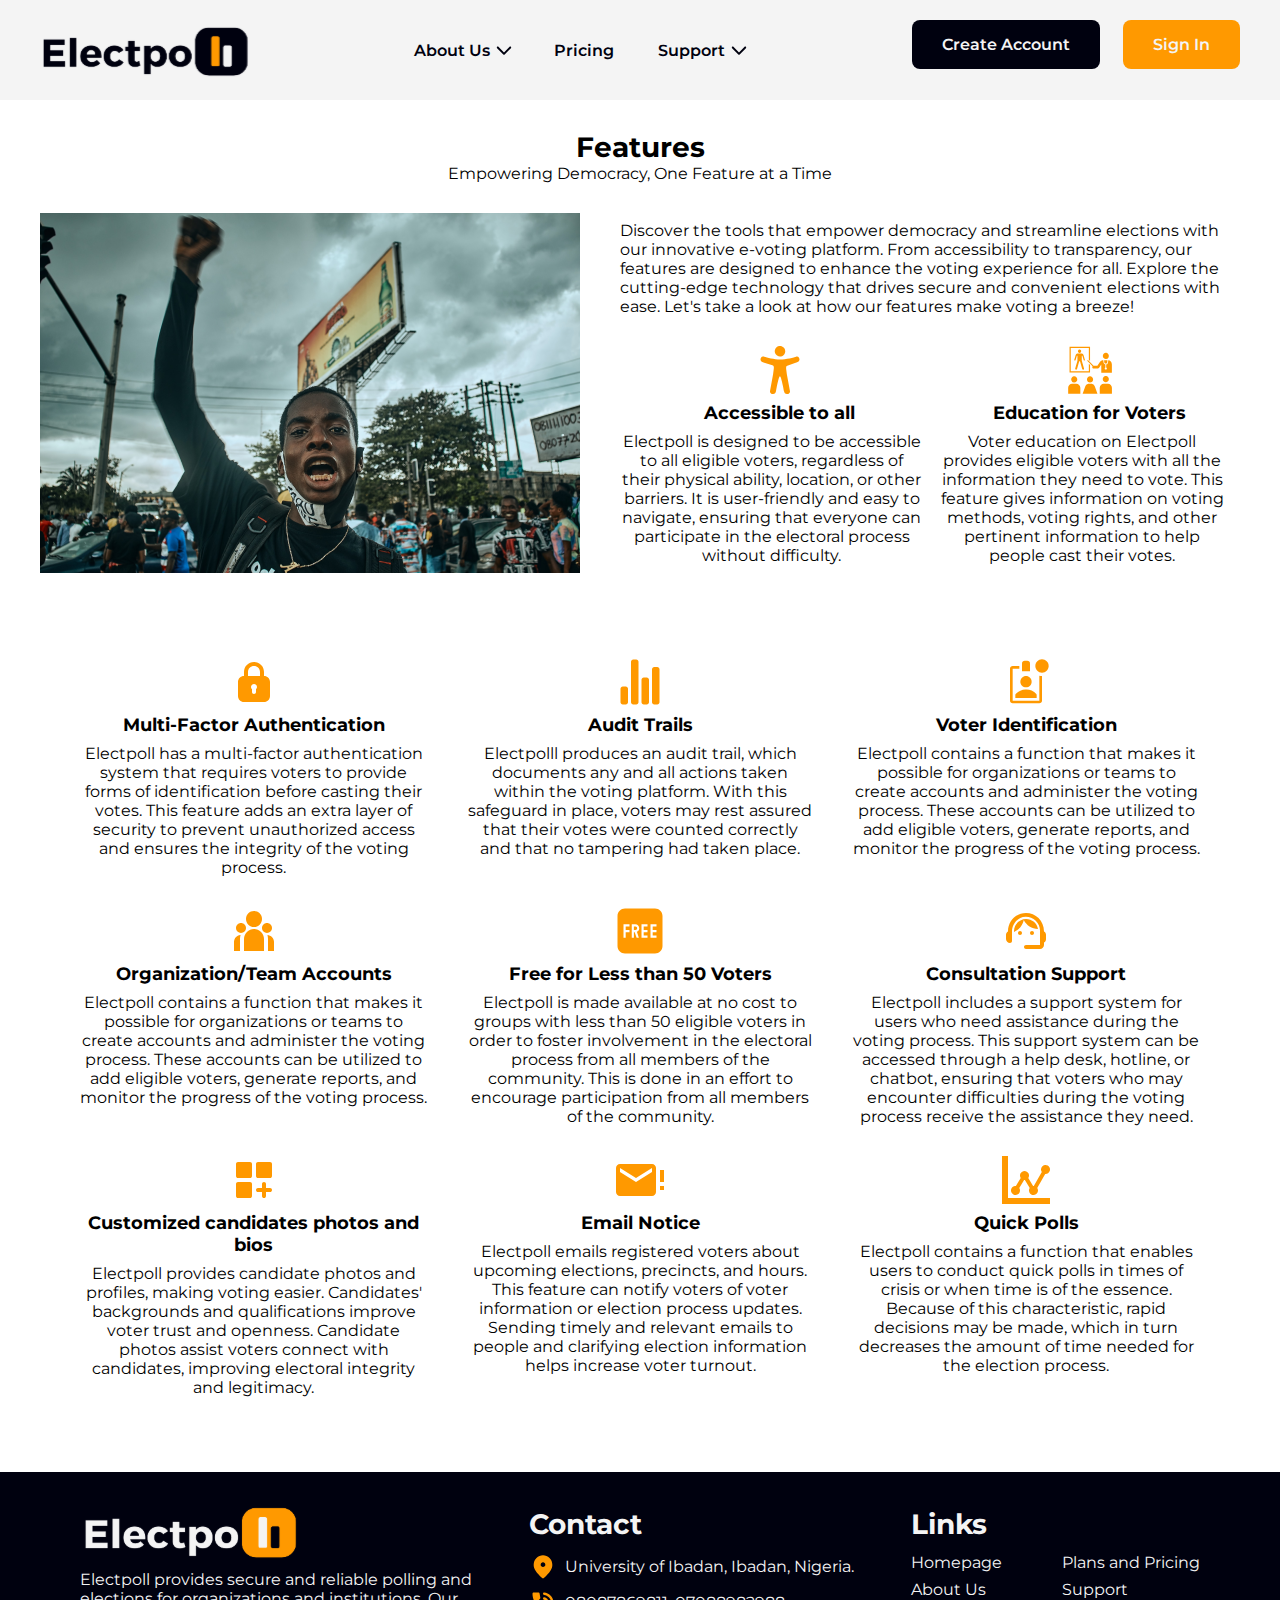
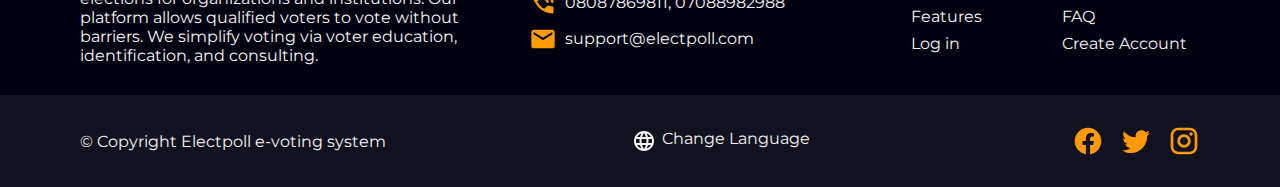
<file: Pages/features.html>
<html lang="en">
<head>
    <meta charset="UTF-8">
    <meta http-equiv="X-UA-Compatible" content="IE=edge">
    <meta name="viewport" content="width=device-width, initial-scale=1.0">
    <title>Electpoll</title>
    <link rel="stylesheet" href="../Assets/Css/features.css"/>
    <link rel="stylesheet" href="../Assets/Css/header.css"/>
    <link rel="stylesheet" href="../Assets/Css/footer.css"/>
    <link rel="stylesheet" href="https://fonts.googleapis.com/css?family=Montserrat">
</head>
<body>
    <section id="mobile-menu">
        <ul>
            <li><a href="../index.html">Home</a></li>
            <li><a href="about_us.html">About Us</a></li>
            <li><a href="pricing.html">Pricing</a></li>
            <li><a href="support.html">Support</a></li>
            <li><a href="faq.html">FAQ</a></li>
        </ul>
        <div>
            <div><a href="sign_up.html" ><button id="mobile-sign-up-btn" >Create Account</button></a></div>
            <div><a href="sign_in.html" ><button id="mobile-log-in-btn">Sign In</button></a></div>
        </div>
    </section>
    <header>
        <div><a href="../index.html"><img class="logo" src="../Assets/Img/logo.svg" /></a></div>
        <div class="nav-links">
            <div>
                <p class="link-text"><a href="about_us.html">About Us</a></p>
                <div><img src="../Assets/Img/caret-down.svg" /></div>
            </div>
            <div>
                <p class="link-text plt"><a href="pricing.html">Pricing</a></p>
            </div>
            <div>
                <p class="link-text"><a href="support.html">Support</a></p>
                <div><img src="../Assets/Img/caret-down.svg" /></div>
            </div>
        </div>
        <div>
            <a href="sign_up.html"><button class="create-acc-btn">Create Account</button></a>
            <a href="sign_in.html"><button class="sign-in-btn">Sign In</button></a>
        </div>
        <div id="hamburger-menu">
            <div class="hamburger-line"></div>
            <div class="hamburger-line"></div>
            <div class="hamburger-line"></div>
        </div>
    </header>


    <section id="main-features">
        <h2>Features</h2>
        <p>Empowering Democracy, One Feature at a Time</p>
        <div>
            <div><img class="header-img" src="../Assets/Img/features-img.png" /></div>
            <div id="features-right-box">
                <p>Discover the tools that empower democracy and 
                    streamline elections with our innovative e-voting platform. 
                    From accessibility to transparency, our features are designed 
                    to enhance the voting experience for all. Explore the cutting-edge 
                    technology that drives secure and convenient elections with ease. 
                    Let's take a look at how our features make voting a breeze!</p>
                <div>
                    <div>
                        <div><img src="../Assets/Img/features-1.svg"></div>
                        <h3>Accessible to all</h3>
                        <p>Electpoll is designed to be accessible to all eligible voters,
                            regardless of their physical ability, location, or other barriers. 
                            It is user-friendly and easy to navigate, ensuring that everyone can 
                            participate in the electoral process without difficulty.</p>
                    </div>
                    <div>
                        <div><img src="../Assets/Img/features-2.svg"></div>
                        <h3>Education for Voters</h3>
                        <p>Voter education on Electpoll provides eligible 
                            voters with all the information they need to vote. 
                            This feature gives information on voting methods, 
                            voting rights, and other pertinent information to help people cast their votes.</p>
                    </div>
                </div>
            </div>
        </div>
    </section>
    <section id="more-features">
            <div>
                <div><img src="../Assets/Img/features-3.svg"></div>
                <h3>Multi-Factor Authentication</h3>
                <p>Electpoll has a multi-factor authentication system 
                    that requires voters to provide forms of identification 
                    before casting their votes. This feature adds an extra 
                    layer of security to prevent unauthorized access and 
                    ensures the integrity of the voting process.</p>
            </div>
            <div>
                <div><img src="../Assets/Img/features-4.svg"></div>
                <h3>Audit Trails</h3>
                <p>Electpolll produces an audit trail, which documents 
                    any and all actions taken within the voting platform. 
                    With this safeguard in place, voters may rest assured that 
                    their votes were counted correctly and that no tampering had taken place.</p>
            </div>
            <div>
                <div><img src="../Assets/Img/features-5.svg"></div>
                <h3>Voter Identification</h3>
                <p>Electpoll contains a function that makes it 
                    possible for organizations or teams to create accounts 
                    and administer the voting process. These accounts can be
                    utilized to add eligible voters, generate reports, 
                    and monitor the progress of the voting process.</p>
            </div>
            <div>
                <div><img src="../Assets/Img/features-6.svg"></div>
                <h3>Organization/Team Accounts</h3>
                <p>Electpoll contains a function that makes it possible 
                    for organizations or teams to create accounts and 
                    administer the voting process. These accounts can be utilized to add 
                    eligible voters, generate reports, and monitor the progress of the voting process.</p>
            </div>
            <div>
                <div><img src="../Assets/Img/features-7.svg"></div>
                <h3>Free for Less than 50 Voters</h3>
                <p>Electpoll is made available at no cost to groups
                     with less than 50 eligible voters in order to foster 
                     involvement in the electoral process from all members 
                     of the community. This is done in an effort to encourage 
                     participation from all members of the community.</p>
            </div>
            <div>
                <div><img src="../Assets/Img/features-8.svg"></div>
                <h3>Consultation Support</h3>
                <p>Electpoll includes a support system for users who need 
                    assistance during the voting process. This support system
                     can be accessed through a help desk, hotline, or chatbot, 
                     ensuring that voters who may encounter difficulties during
                      the voting process receive the assistance they need.</p>
            </div>
            <div>
                <div><img src="../Assets/Img/features-9.svg"></div>
                <h3>Customized candidates photos and bios</h3>
                <p>Electpoll provides candidate photos and profiles, 
                    making voting easier. Candidates' backgrounds and
                     qualifications improve voter trust and openness. 
                     Candidate photos assist voters connect with candidates, 
                     improving electoral integrity and legitimacy.</p>
            </div>
            <div>
                <div><img src="../Assets/Img/features-10.svg"></div>
                <h3>Email Notice</h3>
                <p>Electpoll emails registered voters about upcoming elections, 
                    precincts, and hours. This feature can notify voters of voter 
                    information or election process updates. Sending timely and relevant
                     emails to people and clarifying election information helps increase voter turnout.</p>
            </div>
            <div>
                <div><img src="../Assets/Img/features-11.svg"></div>
                <h3>Quick Polls</h3>
                <p>Electpoll contains a function that enables users to conduct quick polls in 
                    times of crisis or when time is of the essence. Because of this characteristic, 
                    rapid decisions may be made, which in turn decreases the amount of time needed 
                    for the election process.</p>
            </div>
    </section>


    <footer>
    <div class="footer-top">
        <div>
            <div class="footer-logo"><img src="../Assets/Img/logo (light).svg" /></div>
            <p>Electpoll provides secure and reliable polling and<br/> elections for organizations and institutions.
                Our<br/> platform allows qualified voters to vote without<br/> barriers.
                We simplify voting via voter education,<br/> identification, and consulting.</p>
        </div>
        <div class="contact-box">
            <h2 class="footer-header">Contact</h2>
            <div>
                <div><img src="../Assets/Img/location.svg" /></div>
                <p>University of Ibadan, Ibadan, Nigeria.</p>
            </div>
            <div>
                <div><img src="../Assets/Img/phone.svg" /></div>
                <p>08087869811, 07088982988</p>
            </div>
            <div>
                <div><img src="../Assets/Img/email.svg" /></div>
                <p>support@electpoll.com</p>
            </div>
        </div>
        <div>
            <h2 class="footer-header">Links</h2>
            <div class="footer-nav">
                <ul class="footer-nav-left">
                    <li><a href="../index.html">Homepage</a></li>
                    <li><a href="about_us.html">About Us</a></li>
                    <li><a href="features.html">Features</a></li>
                    <li><a href="sign_in.html">Log in</a></li>
                </ul>
                <ul>
                    <li><a href="pricing.html">Plans and Pricing</a></li>
                    <li><a href="support.html">Support</a></li>
                    <li><a href="faq.html">FAQ</a></li>
                    <li><a href="sign_up.html">Create Account</a></li>
                </ul>
            </div>
        </div>
    </div>
    <div class="footer-bottom">
        <p>© Copyright Electpoll e-voting system</p>
        <div class="change-language">
            <div><img src="../Assets/Img/globe.svg" /></div>
            <p>Change Language</p>
        </div>
        <div class="socials">
            <div><img src="../Assets/Img/facebook.svg" /></div>
            <div><img src="../Assets/Img/twitter.svg" /></div>
            <div><img src="../Assets/Img/instagram.svg" /></div>
        </div>
    </div>
</footer>
<script src="../Assets/Js/index.js"></script>
</body>
</html>
</file>
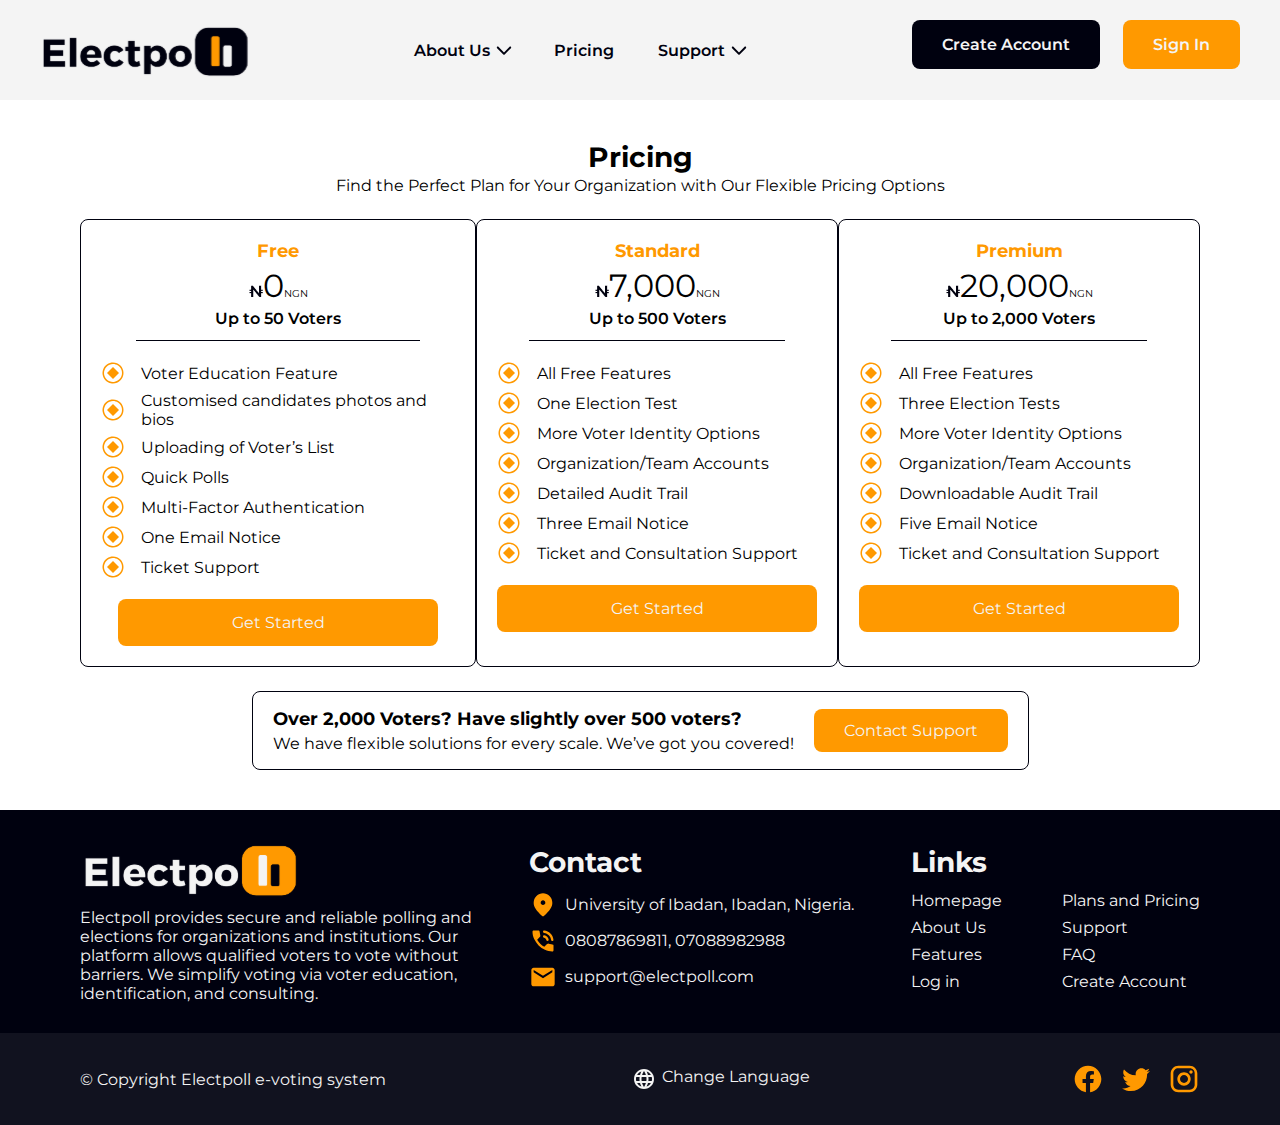
<file: Pages/pricing.html>
<html lang="en">
<head>
    <meta charset="UTF-8">
    <meta http-equiv="X-UA-Compatible" content="IE=edge">
    <meta name="viewport" content="width=device-width, initial-scale=1.0">
    <title>Electpoll</title>
    <link rel="stylesheet" href="../Assets/Css/pricing.css"/>
    <link rel="stylesheet" href="../Assets/Css/header.css"/>
    <link rel="stylesheet" href="../Assets/Css/footer.css"/>
    <link rel="stylesheet" href="https://fonts.googleapis.com/css?family=Montserrat">
</head>
<body>
    <section id="mobile-menu">
        <ul>
            <li><a href="../index.html">Home</a></li>
            <li><a href="about_us.html">About Us</a></li>
            <li><a href="support.html">Support</a></li>
            <li><a href="features.html">Features</a></li>
            <li><a href="faq.html">FAQ</a></li>
        </ul>
        <div>
            <div><a href="sign_up.html" ><button id="mobile-sign-up-btn" >Create Account</button></a></div>
            <div><a href="sign_in.html" ><button id="mobile-log-in-btn">Sign In</button></a></div>
        </div>
    </section>
    <header>
        <div><a href="../index.html"><img class="logo" src="../Assets/Img/logo.svg" /></a></div>
        <div class="nav-links">
            <div>
                <p class="link-text"><a href="about_us.html">About Us</a></p>
                <div><img src="../Assets/Img/caret-down.svg" /></div>
            </div>
            <div>
                <p class="link-text plt"><a href="pricing.html">Pricing</a></p>
            </div>
            <div>
                <p class="link-text"><a href="support.html">Support</a></p>
                <div><img src="../Assets/Img/caret-down.svg" /></div>
            </div>
        </div>
        <div>
            <a href="sign_up.html"><button class="create-acc-btn">Create Account</button></a>
            <a href="sign_in.html"><button class="sign-in-btn">Sign In</button></a>
        </div>
        <div id="hamburger-menu">
            <div class="hamburger-line"></div>
            <div class="hamburger-line"></div>
            <div class="hamburger-line"></div>
        </div>
    </header>
    <section id="pricing-section">
        <h2>Pricing</h2>
        <p>Find the Perfect Plan for Your Organization with Our Flexible Pricing Options</p>
        <div id="pricing">
            <div>
                <p class="pricing-title">Free</p>
                <p class="pricing-price"><span><img src="../Assets/Img/nigerian-naira.png" /></span>0<span>NGN</span></p>
                <p class="pricing-figure">Up to 50 Voters </p>
                <div class="pricing-dash"></div>
                <div class="pricing-details">
                    <div>
                        <div><img src="../Assets/Img/wait-point.svg" /></div>
                        <p>Voter Education Feature</p>
                    </div>
                    <div>
                        <div><img src="../Assets/Img/wait-point.svg" /></div>
                        <p>Customised candidates photos and bios</p>
                    </div>
                    <div>
                        <div><img src="../Assets/Img/wait-point.svg" /></div>
                        <p>Uploading of Voter’s List</p>
                    </div>
                    <div>
                        <div><img src="../Assets/Img/wait-point.svg" /></div>
                        <p>Quick Polls</p>
                    </div>
                    <div>
                        <div><img src="../Assets/Img/wait-point.svg" /></div>
                        <p>Multi-Factor Authentication</p>
                    </div>
                    <div>
                        <div><img src="../Assets/Img/wait-point.svg" /></div>
                        <p>One Email Notice</p>
                    </div>
                    <div>
                        <div><img src="../Assets/Img/wait-point.svg" /></div>
                        <p>Ticket Support</p>
                    </div>
                </div>
                <button class="pricing-btn">Get Started</button>
            </div>
            <div>
                <p class="pricing-title">Standard</p>
                <p class="pricing-price"><span><img src="../Assets/Img/nigerian-naira.png" /></span>7,000<span>NGN</span></p>
                <p class="pricing-figure">Up to 500 Voters </p>
                <div class="pricing-dash"></div>
                <div class="pricing-details">
                    <div>
                        <div><img src="../Assets/Img/wait-point.svg" /></div>
                        <p>All Free Features</p>
                    </div>
                    <div>
                        <div><img src="../Assets/Img/wait-point.svg" /></div>
                        <p>One Election Test</p>
                    </div>
                    <div>
                        <div><img src="../Assets/Img/wait-point.svg" /></div>
                        <p>More Voter Identity Options</p>
                    </div>
                    <div>
                        <div><img src="../Assets/Img/wait-point.svg" /></div>
                        <p>Organization/Team Accounts</p>
                    </div>
                    <div>
                        <div><img src="../Assets/Img/wait-point.svg" /></div>
                        <p>Detailed Audit Trail</p>
                    </div>
                    <div>
                        <div><img src="../Assets/Img/wait-point.svg" /></div>
                        <p>Three Email Notice</p>
                    </div>
                    <div>
                        <div><img src="../Assets/Img/wait-point.svg" /></div>
                        <p>Ticket and Consultation Support</p>
                    </div>
                </div>
                <button class="pricing-btn">Get Started</button>
            </div>
            <div>
                <p class="pricing-title">Premium</p>
                <p class="pricing-price"><span><img src="../Assets/Img/nigerian-naira.png" /></span>20,000<span>NGN</span></p>
                <p class="pricing-figure">Up to 2,000 Voters</p>
                <div class="pricing-dash"></div>
                <div class="pricing-details">
                    <div>
                        <div><img src="../Assets/Img/wait-point.svg" /></div>
                        <p>All Free Features</p>
                    </div>
                    <div>
                        <div><img src="../Assets/Img/wait-point.svg" /></div>
                        <p>Three Election Tests</p>
                    </div>
                    <div>
                        <div><img src="../Assets/Img/wait-point.svg" /></div>
                        <p>More Voter Identity Options</p>
                    </div>
                    <div>
                        <div><img src="../Assets/Img/wait-point.svg" /></div>
                        <p>Organization/Team Accounts</p>
                    </div>
                    <div>
                        <div><img src="../Assets/Img/wait-point.svg" /></div>
                        <p>Downloadable Audit Trail </p>
                    </div>
                    <div>
                        <div><img src="../Assets/Img/wait-point.svg" /></div>
                        <p>Five Email Notice</p>
                    </div>
                    <div>
                        <div><img src="../Assets/Img/wait-point.svg" /></div>
                        <p>Ticket and Consultation Support</p>
                    </div>
                </div>
                <button class="pricing-btn">Get Started</button>
            </div>
        </div>
        <div id="contact-support-box">
            <div>
                <p class="csb-text-1">Over 2,000 Voters? Have slightly over 500 voters? </p>
                <p class="csb-text-2">We have flexible solutions for every scale. We’ve got you covered!</p>
            </div>
           <a href="support.html" ><button class="contact-support-btn">Contact Support</button></a>
        </div>
    </section>
    <footer>
        <div class="footer-top">
            <div>
                <div class="footer-logo"><img src="../Assets/Img/logo (light).svg" /></div>
                <p>Electpoll provides secure and reliable polling and<br/> elections for organizations and institutions.
                    Our<br/> platform allows qualified voters to vote without<br/> barriers.
                    We simplify voting via voter education,<br/> identification, and consulting.</p>
            </div>
            <div class="contact-box">
                <h2 class="footer-header">Contact</h2>
                <div>
                    <div><img src="../Assets/Img/location.svg" /></div>
                    <p>University of Ibadan, Ibadan, Nigeria.</p>
                </div>
                <div>
                    <div><img src="../Assets/Img/phone.svg" /></div>
                    <p>08087869811, 07088982988</p>
                </div>
                <div>
                    <div><img src="../Assets/Img/email.svg" /></div>
                    <p>support@electpoll.com</p>
                </div>
            </div>
            <div>
                <h2 class="footer-header">Links</h2>
                <div class="footer-nav">
                    <ul class="footer-nav-left">
                        <li><a href="../index.html">Homepage</a></li>
                        <li><a href="about_us.html">About Us</a></li>
                        <li><a href="features.html">Features</a></li>
                        <li><a href="sign_in.html">Log in</a></li>
                    </ul>
                    <ul>
                        <li><a href="pricing.html">Plans and Pricing</a></li>
                        <li><a href="support.html">Support</a></li>
                        <li><a href="faq.html">FAQ</a></li>
                        <li><a href="sign_up.html">Create Account</a></li>
                    </ul>
                </div>
            </div>
        </div>
        <div class="footer-bottom">
            <p>© Copyright Electpoll e-voting system</p>
            <div class="change-language">
                <div><img src="../Assets/Img/globe.svg" /></div>
                <p>Change Language</p>
            </div>
            <div class="socials">
                <div><img src="../Assets/Img/facebook.svg" /></div>
                <div><img src="../Assets/Img/twitter.svg" /></div>
                <div><img src="../Assets/Img/instagram.svg" /></div>
            </div>
        </div>
    </footer>
    <script src="../Assets/Js/index.js"></script>
</body>
</html>
</file>
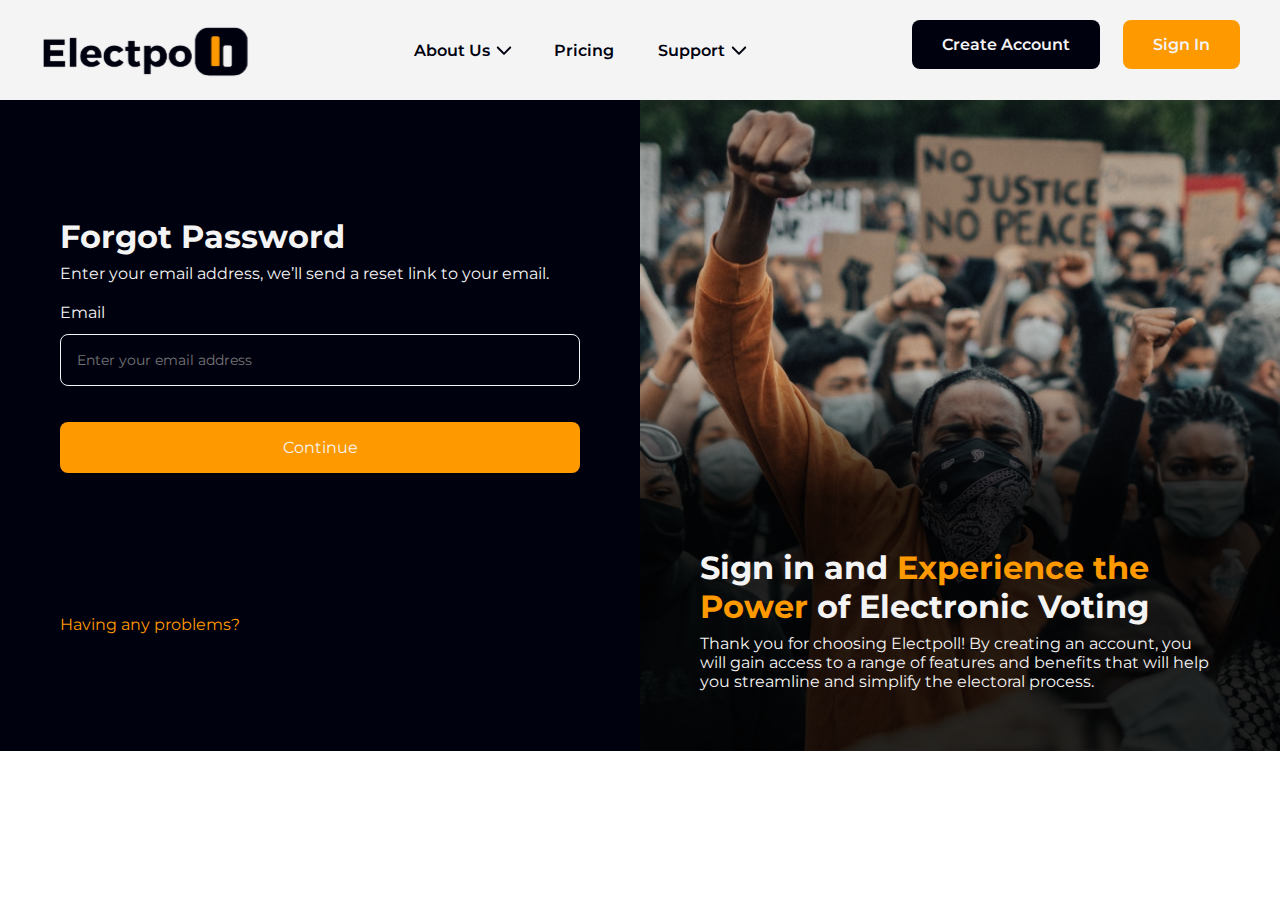
<file: Pages/sign_in-forgot_password.html>
<html lang="en">
    <head>
        <meta charset="UTF-8">
        <meta http-equiv="X-UA-Compatible" content="IE=edge">
        <meta name="viewport" content="width=device-width, initial-scale=1.0">
        <title>Electpoll</title>
        <link rel="stylesheet" href="../Assets/Css/sign_in_forgot_password.css"/>
        <link rel="stylesheet" href="../Assets/Css/header.css"/>
        <link rel="stylesheet" href="https://fonts.googleapis.com/css?family=Montserrat">
    </head>
    <body>
        <section id="mobile-menu">
            <ul>
                <li><a href="../index.html">Home</a></li>
                <li><a href="about_us.html">About Us</a></li>
                <li><a href="pricing.html">Pricing</a></li>
                <li><a href="support.html">Support</a></li>
                <li><a href="features.html">Features</a></li>
                <li><a href="faq.html">FAQ</a></li>
            </ul>
            <div>
                <div><a href="sign_up.html" ><button id="mobile-sign-up-btn" >Create Account</button></a></div>
                <div><a href="sign_in.html" ><button id="mobile-log-in-btn">Sign In</button></a></div>
            </div>
        </section>
        <header>
            <div><a href="../index.html"><img class="logo" src="../Assets/Img/logo.svg" /></a></div>
            <div class="nav-links">
                <div>
                    <p class="link-text"><a href="about_us.html">About Us</a></p>
                    <div><img src="../Assets/Img/caret-down.svg" /></div>
                </div>
                <div>
                    <p class="link-text plt"><a href="pricing.html">Pricing</a></p>
                </div>
                <div>
                    <p class="link-text"><a href="support.html">Support</a></p>
                    <div><img src="../Assets/Img/caret-down.svg" /></div>
                </div>
            </div>
            <div>
                <a href="sign_up.html"><button class="create-acc-btn">Create Account</button></a>
                <a href="sign_in.html"><button class="sign-in-btn">Sign In</button></a>
            </div>
            <div id="hamburger-menu">
                <div class="hamburger-line"></div>
                <div class="hamburger-line"></div>
                <div class="hamburger-line"></div>
            </div>
        </header>
        <main>
            <div class="sign-up-left">
                <h1>Forgot Password</h1>
                <p class="header-text">Enter your email address, we’ll send a reset link to your email.</p>
                <form>
                    <div>
                        <label>Email</label><br>
                        <input class="sign-up-input" type="email" placeholder="Enter your email address" />
                    </div>
                    <div>
                        <!-- <a href="dashboard.html"><input class="submit-btn" type="submit" value="Sign In"/></a> -->
                    </div>
                </form>
                <a href="sign_in_email_sent.html" ><button class="submit-btn">Continue</button></a>
                <a href="support.html" ><p class="form-text-2">Having any problems?</p></a>
            </div>
            <div class="sign-up-right">
                <div>
                    <h1>Sign in and <span>Experience the Power </span>of Electronic Voting</h1>
                    <p>Thank you for choosing Electpoll! By creating an account, 
                        you will gain access to a range of features and benefits 
                        that will help you streamline and simplify the 
                        electoral process.</p>
            </div>
                </div>
        </main>
    <script src="../Assets/Js/index.js"></script>
    </body>
</html>
</file>
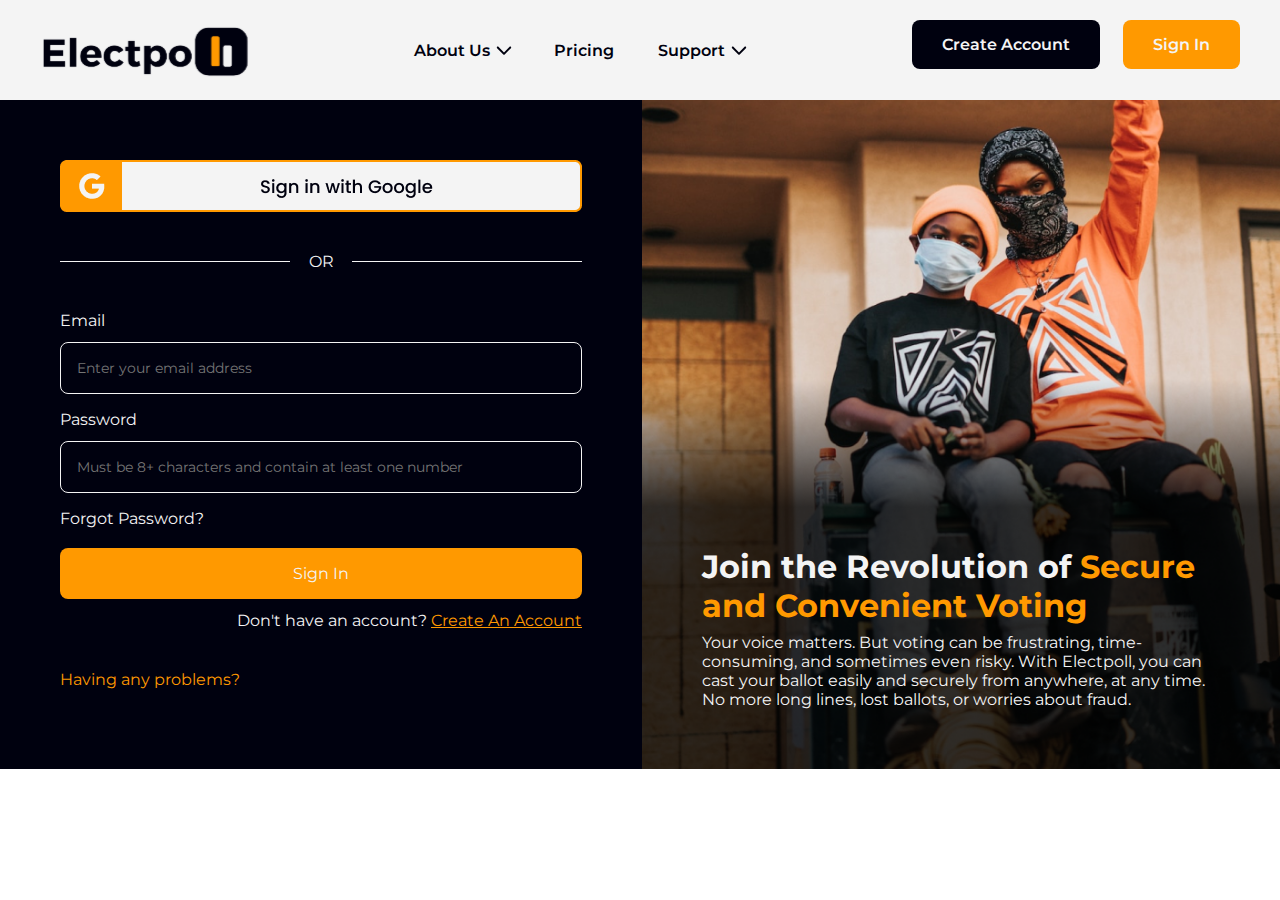
<file: Pages/sign_in.html>
<html lang="en">
    <head>
        <meta charset="UTF-8">
        <meta http-equiv="X-UA-Compatible" content="IE=edge">
        <meta name="viewport" content="width=device-width, initial-scale=1.0">
        <title>Electpoll</title>
        <link rel="stylesheet" href="../Assets/Css/sign_in.css"/>
        <link rel="stylesheet" href="../Assets/Css/header.css"/>
        <link rel="stylesheet" href="https://fonts.googleapis.com/css?family=Montserrat">
    </head>
    <body>
        <section id="mobile-menu">
            <ul>
                <li><a href="../index.html">Home</a></li>
                <li><a href="about_us.html">About Us</a></li>
                <li><a href="pricing.html">Pricing</a></li>
                <li><a href="support.html">Support</a></li>
                <li><a href="features.html">Features</a></li>
                <li><a href="faq.html">FAQ</a></li>
            </ul>
            <div>
                <div><a href="sign_up.html" ><button id="mobile-sign-up-btn" >Create Account</button></a></div>
                <div><a href="sign_in.html" ><button id="mobile-log-in-btn">Sign In</button></a></div>
        </section>
        <header>
            <div><a href="../index.html"><img class="logo" src="../Assets/Img/logo.svg" /></a></div>
            <div class="nav-links">
                <div>
                    <p class="link-text"><a href="about_us.html">About Us</a></p>
                    <div><img src="../Assets/Img/caret-down.svg" /></div>
                </div>
                <div>
                    <p class="link-text plt"><a href="pricing.html">Pricing</a></p>
                </div>
                <div>
                    <p class="link-text"><a href="support.html">Support</a></p>
                    <div><img src="../Assets/Img/caret-down.svg" /></div>
                </div>
            </div>
            <div>
                <a href="sign_up.html"><button class="create-acc-btn">Create Account</button></a>
                <a href="sign_in.html"><button class="sign-in-btn">Sign In</button></a>
            </div>
            <div id="hamburger-menu">
                <div class="hamburger-line"></div>
                <div class="hamburger-line"></div>
                <div class="hamburger-line"></div>
            </div>
        </header>
        <main>
            <div class="sign-up-left">
                <div><img id="swgoogle" src="../Assets/Img/with in google.png" /></div>
                <div class="or">
                    <div class="line"></div>
                    <p>OR</p>
                    <div class="line"></div>
                </div>
                <form>
                    <div>
                        <label>Email</label><br>
                        <input class="sign-up-input" type="email" placeholder="Enter your email address" />
                    </div>
                    <div>
                        <label>Password</label><br>
                        <input class="sign-up-input" type="password" placeholder="Must be 8+ characters and contain at least one number" />
                    </div>
                    <div>
                        <p class="forgot-password"><a href="sign_in-forgot_password.html">Forgot Password?</a></p>
                    </div>
                    <div>
                        <!-- <a href="dashboard.html"><input class="submit-btn" type="submit" value="Sign In"/></a> -->
                    </div>
                </form>
                <a href="sign_up_verification.html" ><button class="submit-btn">Sign In</button></a>
                <a href="sign_up.html" ><p class="form-text-1">Don't have an account? <span>Create An Account</span></p></a>
                <a href="support.html" ><p class="form-text-2">Having any problems?</p></a>
            </div>
            <div class="sign-up-right">
                <div>
                    <h1>Join the Revolution of <span>Secure and Convenient Voting</span></h1>
                    <p>Your voice matters. But voting can be frustrating, time-consuming, 
                    and sometimes even risky. With Electpoll, you can cast your ballot 
                    easily and securely from anywhere, at any time. No more long lines, 
                    lost ballots, or worries about fraud.</p>
            </div>
                </div>
        </main>
        <script src="../Assets/Js/index.js"></script>
    </body>
</html>
</file>
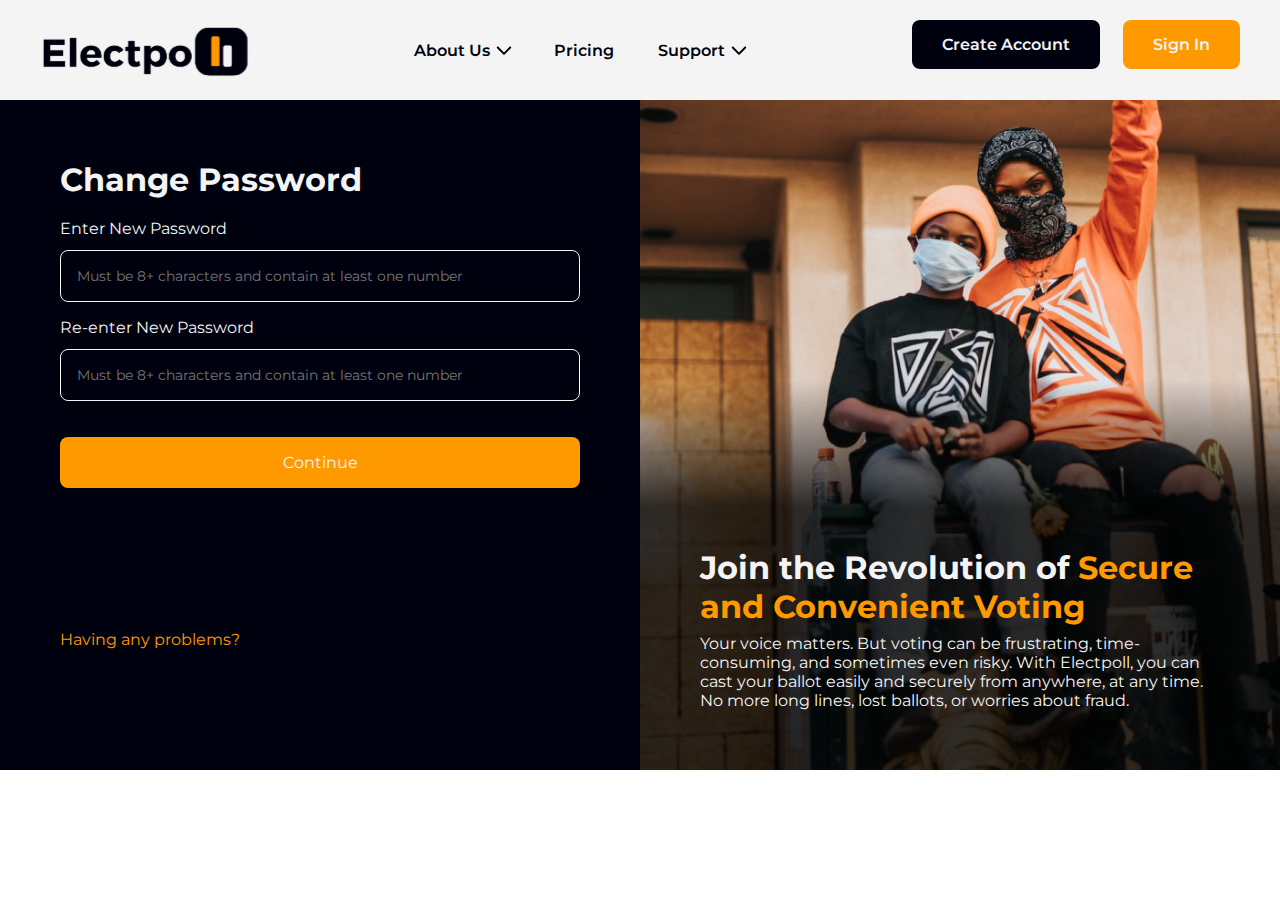
<file: Pages/sign_in_change_password.html>
<html lang="en">
    <head>
        <meta charset="UTF-8">
        <meta http-equiv="X-UA-Compatible" content="IE=edge">
        <meta name="viewport" content="width=device-width, initial-scale=1.0">
        <title>Electpoll</title>
        <link rel="stylesheet" href="../Assets/Css/sign_in_change_password.css"/>
        <link rel="stylesheet" href="../Assets/Css/header.css"/>
        <link rel="stylesheet" href="https://fonts.googleapis.com/css?family=Montserrat">
    </head>
    <body>
        <section id="mobile-menu">
            <ul>
                <li><a href="../index.html">Home</a></li>
                <li><a href="about_us.html">About Us</a></li>
                <li><a href="pricing.html">Pricing</a></li>
                <li><a href="support.html">Support</a></li>
                <li><a href="features.html">Features</a></li>
                <li><a href="faq.html">FAQ</a></li>
            </ul>
            <div>
                <div><a href="sign_up.html" ><button id="mobile-sign-up-btn" >Create Account</button></a></div>
                <div><a href="sign_in.html" ><button id="mobile-log-in-btn">Sign In</button></a></div>
            </div>
        </section>
        <header>
            <div><a href="../index.html"><img class="logo" src="../Assets/Img/logo.svg" /></a></div>
            <div class="nav-links">
                <div>
                    <p class="link-text"><a href="about_us.html">About Us</a></p>
                    <div><img src="../Assets/Img/caret-down.svg" /></div>
                </div>
                <div>
                    <p class="link-text plt"><a href="pricing.html">Pricing</a></p>
                </div>
                <div>
                    <p class="link-text"><a href="support.html">Support</a></p>
                    <div><img src="../Assets/Img/caret-down.svg" /></div>
                </div>
            </div>
            <div>
                <a href="sign_up.html"><button class="create-acc-btn">Create Account</button></a>
                <a href="sign_in.html"><button class="sign-in-btn">Sign In</button></a>
            </div>
            <div id="hamburger-menu">
                <div class="hamburger-line"></div>
                <div class="hamburger-line"></div>
                <div class="hamburger-line"></div>
            </div>
        </header>
        <main>
            <div class="sign-up-left">
                <h1>Change Password</h1>
                <form>
                    <div>
                        <label>Enter New Password</label><br>
                        <input class="sign-up-input" type="password" placeholder="Must be 8+ characters and contain at least one number" />
                    </div>
                    <div>
                        <label>Re-enter New Password</label><br>
                        <input class="sign-up-input" type="password" placeholder="Must be 8+ characters and contain at least one number" />
                    </div>
                    <div>
                        <!-- <a href="dashboard.html"><input class="submit-btn" type="submit" value="Sign In"/></a> -->
                    </div>
                </form>
                <a href="dashboard.html" ><button class="submit-btn">Continue</button></a>
                <a href="support.html"><p class="form-text-2">Having any problems?</p></a>
            </div>
            <div class="sign-up-right">
                <div>
                    <h1>Join the Revolution of <span>Secure and Convenient Voting</span></h1>
                    <p>Your voice matters. But voting can be frustrating, time-consuming, 
                    and sometimes even risky. With Electpoll, you can cast your ballot 
                    easily and securely from anywhere, at any time. No more long lines, 
                    lost ballots, or worries about fraud.</p>
            </div>
                </div>
        </main>
        <script src="../Assets/Js/index.js"></script>
    </body>
</html>
</file>
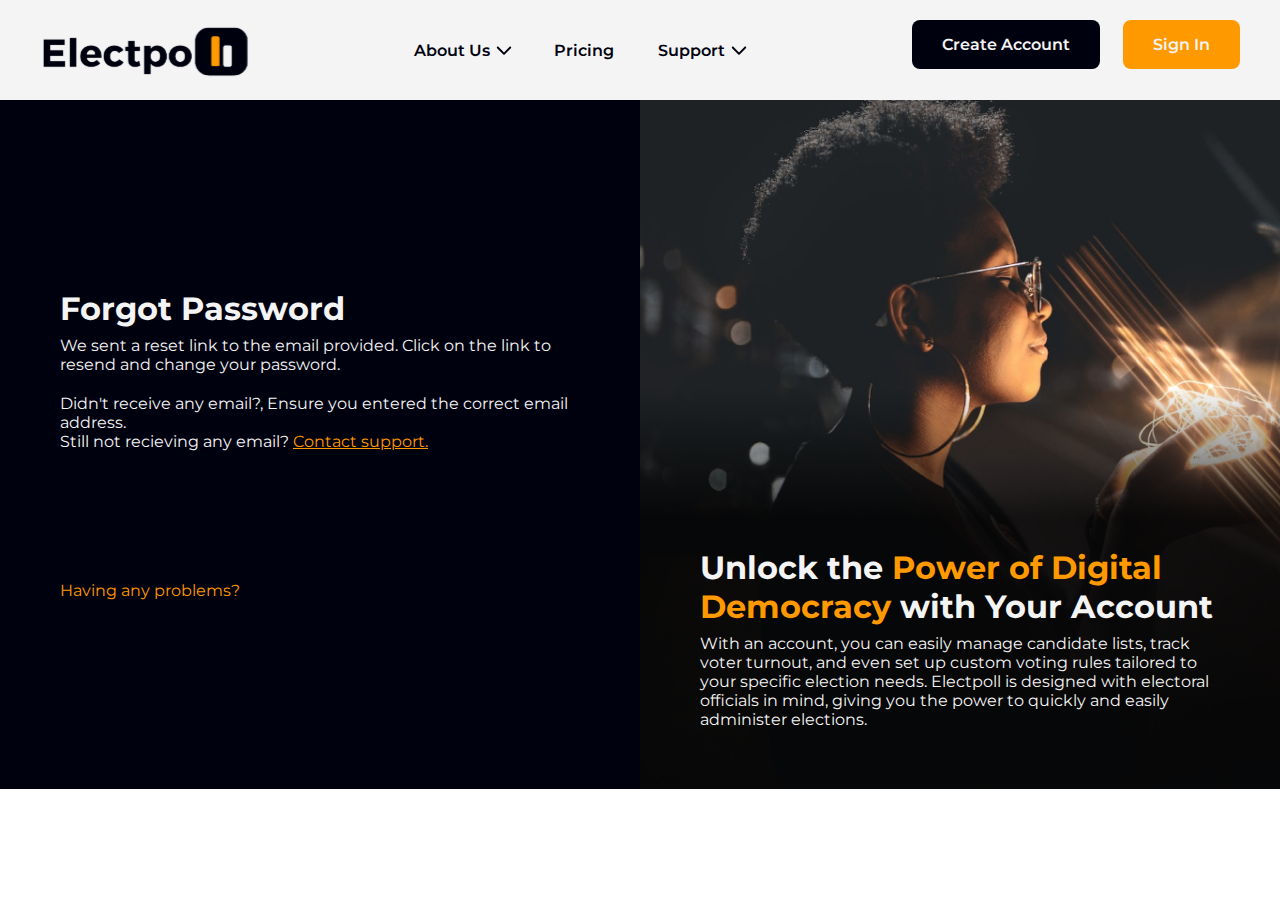
<file: Pages/sign_in_email_sent.html>
<html lang="en">
    <head>
        <meta charset="UTF-8">
        <meta http-equiv="X-UA-Compatible" content="IE=edge">
        <meta name="viewport" content="width=device-width, initial-scale=1.0">
        <title>Electpoll</title>
        <link rel="stylesheet" href="../Assets/Css/sign_in_email_sent.css"/>
        <link rel="stylesheet" href="../Assets/Css/header.css"/>
        <link rel="stylesheet" href="https://fonts.googleapis.com/css?family=Montserrat">
    </head>
    <body>
        <section id="mobile-menu">
            <ul>
                <li><a href="../index.html">Home</a></li>
                <li><a href="about_us.html">About Us</a></li>
                <li><a href="pricing.html">Pricing</a></li>
                <li><a href="support.html">Support</a></li>
                <li><a href="features.html">Features</a></li>
                <li><a href="faq.html">FAQ</a></li>
            </ul>
            <div>
                <div><a href="sign_up.html" ><button id="mobile-sign-up-btn" >Create Account</button></a></div>
                <div><a href="sign_in.html" ><button id="mobile-log-in-btn">Sign In</button></a></div>
            </div>
        </section>
        <header>
            <div><a href="../index.html"><img class="logo" src="../Assets/Img/logo.svg" /></a></div>
            <div class="nav-links">
                <div>
                    <p class="link-text"><a href="about_us.html">About Us</a></p>
                    <div><img src="../Assets/Img/caret-down.svg" /></div>
                </div>
                <div>
                    <p class="link-text plt"><a href="pricing.html">Pricing</a></p>
                </div>
                <div>
                    <p class="link-text"><a href="support.html">Support</a></p>
                    <div><img src="../Assets/Img/caret-down.svg" /></div>
                </div>
            </div>
            <div>
                <a href="sign_up.html"><button class="create-acc-btn">Create Account</button></a>
                <a href="sign_in.html"><button class="sign-in-btn">Sign In</button></a>
            </div>
            <div id="hamburger-menu">
                <div class="hamburger-line"></div>
                <div class="hamburger-line"></div>
                <div class="hamburger-line"></div>
            </div>
        </header>
        <main>
            <div class="sign-up-left">
                <h1>Forgot Password</h1>
                <p class="header-text">We sent a reset link to the email provided. Click on the link to resend and change your password.</p>
                <p class="header-text">Didn't receive any email?, Ensure you entered the correct email address.<br>
                Still not recieving any email? <span><a href="support.html">Contact support.</span></a></p>
                <a href="support.html"><p class="form-text-2">Having any problems?</p></a>
            </div>
            <div class="sign-up-right">
                <div>
                <h1>Unlock the <span>Power of Digital Democracy</span> with Your Account</h1>
                <p>With an account, you can easily manage candidate lists, track voter turnout, 
                    and even set up custom voting rules tailored to your specific election needs. 
                    Electpoll is designed with electoral officials in mind, giving you the power 
                    to quickly and easily administer elections.</p>
                </div>
            </div>
        </main>
        <script src="../Assets/Js/index.js"></script>
    </body>
</html>
</file>
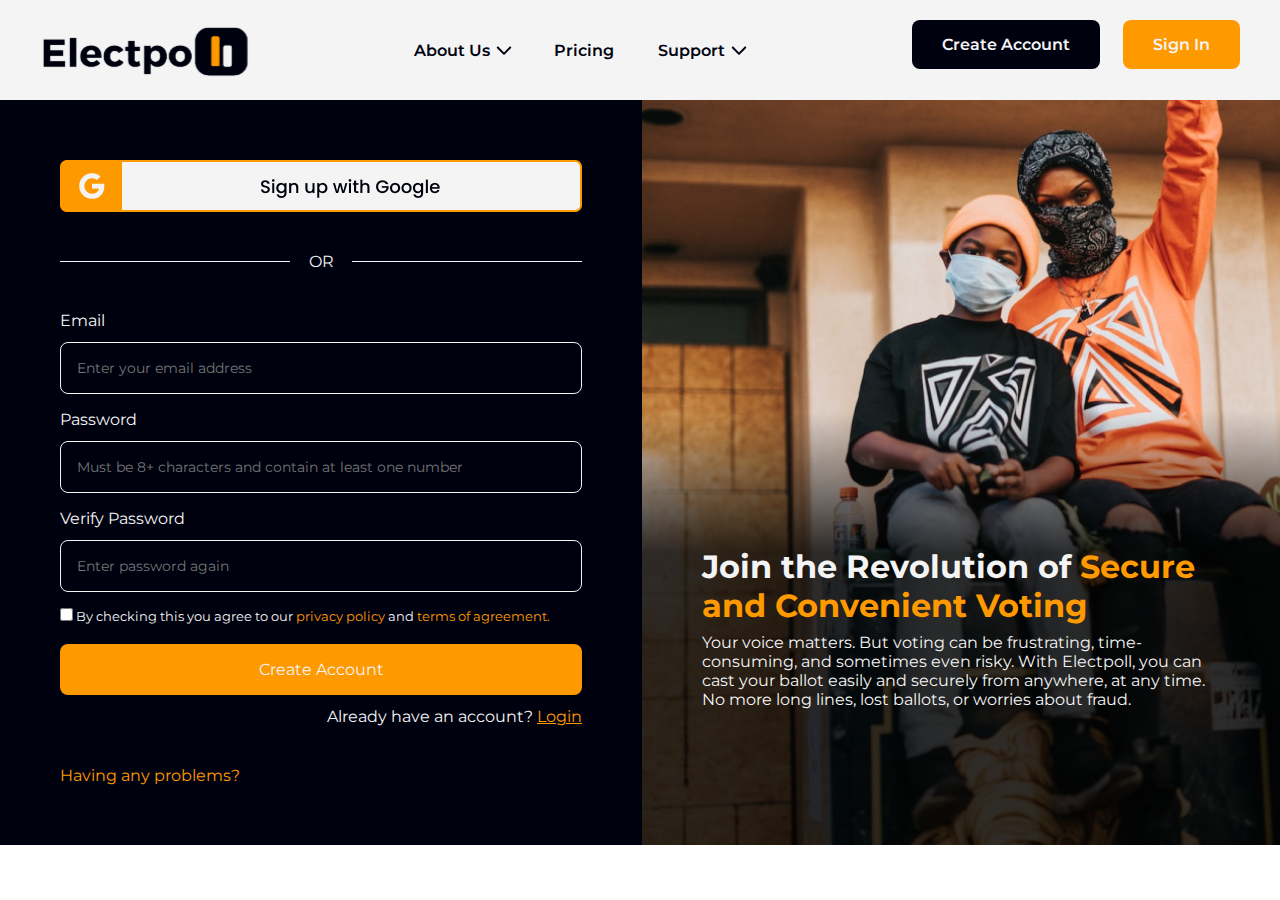
<file: Pages/sign_up.html>
<html lang="en">
    <head>
        <meta charset="UTF-8">
        <meta http-equiv="X-UA-Compatible" content="IE=edge">
        <meta name="viewport" content="width=device-width, initial-scale=1.0">
        <title>Electpoll</title>
        <link rel="stylesheet" href="../Assets/Css/sign_up.css"/>
        <link rel="stylesheet" href="../Assets/Css/header.css"/>
        <link rel="stylesheet" href="https://fonts.googleapis.com/css?family=Montserrat">
    </head>
    <body>
        <section id="mobile-menu">
            <ul>
                <li><a href="../index.html">Home</a></li>
                <li><a href="about_us.html">About Us</a></li>
                <li><a href="pricing.html">Pricing</a></li>
                <li><a href="support.html">Support</a></li>
                <li><a href="features.html">Features</a></li>
                <li><a href="faq.html">FAQ</a></li>
            </ul>
            <div>
                <div><a href="sign_up.html" ><button id="mobile-sign-up-btn" >Create Account</button></a></div>
                <div><a href="sign_in.html" ><button id="mobile-log-in-btn">Sign In</button></a></div>
            </div>
        </section>
        <header>
            <div><a href="../index.html"><img class="logo" src="../Assets/Img/logo.svg" /></a></div>
            <div class="nav-links">
                <div>
                    <p class="link-text"><a href="about_us.html">About Us</a></p>
                    <div><img src="../Assets/Img/caret-down.svg" /></div>
                </div>
                <div>
                    <p class="link-text plt"><a href="pricing.html">Pricing</a></p>
                </div>
                <div>
                    <p class="link-text"><a href="support.html">Support</a></p>
                    <div><img src="../Assets/Img/caret-down.svg" /></div>
                </div>
            </div>
            <div>
                <a href="sign_up.html"><button class="create-acc-btn">Create Account</button></a>
                <a href="sign_in.html"><button class="sign-in-btn">Sign In</button></a>
            </div>
            <div id="hamburger-menu">
                <div class="hamburger-line"></div>
                <div class="hamburger-line"></div>
                <div class="hamburger-line"></div>
            </div>
        </header>
        <main>
            <div class="sign-up-left">
                <div><img id="swgoogle" src="../Assets/Img/with google.png" /></div>
                <div class="or">
                    <div class="line"></div>
                    <p>OR</p>
                    <div class="line"></div>
                </div>
                <form>
                    <div>
                        <label>Email</label><br>
                        <input class="sign-up-input" type="email" placeholder="Enter your email address" />
                    </div>
                    <div>
                        <label>Password</label><br>
                        <input class="sign-up-input" type="password" placeholder="Must be 8+ characters and contain at least one number" />
                    </div>
                    <div>
                        <label>Verify Password</label><br>
                        <input class="sign-up-input" type="password" placeholder="Enter password again " />
                    </div>
                    <div>
                        <input type="checkbox" id="agreement" name="agreement" value="agree">
                        <label for="agreement" class="check">By checking this you agree to our <span>privacy policy</span> and <span>terms of agreement.</span></label>
                    </div>
                    <div>
                        <!-- <input class="submit-btn" type="submit" value="Create Account"/> -->
                    </div>
                </form>
                <a href="sign_up_verification.html" ><button class="submit-btn">Create Account</button></a>
                <a href="sign_in.html" ><p class="form-text-1">Already have an account? <span>Login</span></p></a>
                <a href="support.html" ><p class="form-text-2">Having any problems?</p></a>
            </div>
            <div class="sign-up-right">
                <div>
                    <h1>Join the Revolution of <span>Secure and Convenient Voting</span></h1>
                    <p>Your voice matters. But voting can be frustrating, time-consuming, 
                    and sometimes even risky. With Electpoll, you can cast your ballot 
                    easily and securely from anywhere, at any time. No more long lines, 
                    lost ballots, or worries about fraud.</p>
            </div>
                </div>
        </main>
    <script src="../Assets/Js/index.js"></script>
    </body>
</html>
</file>
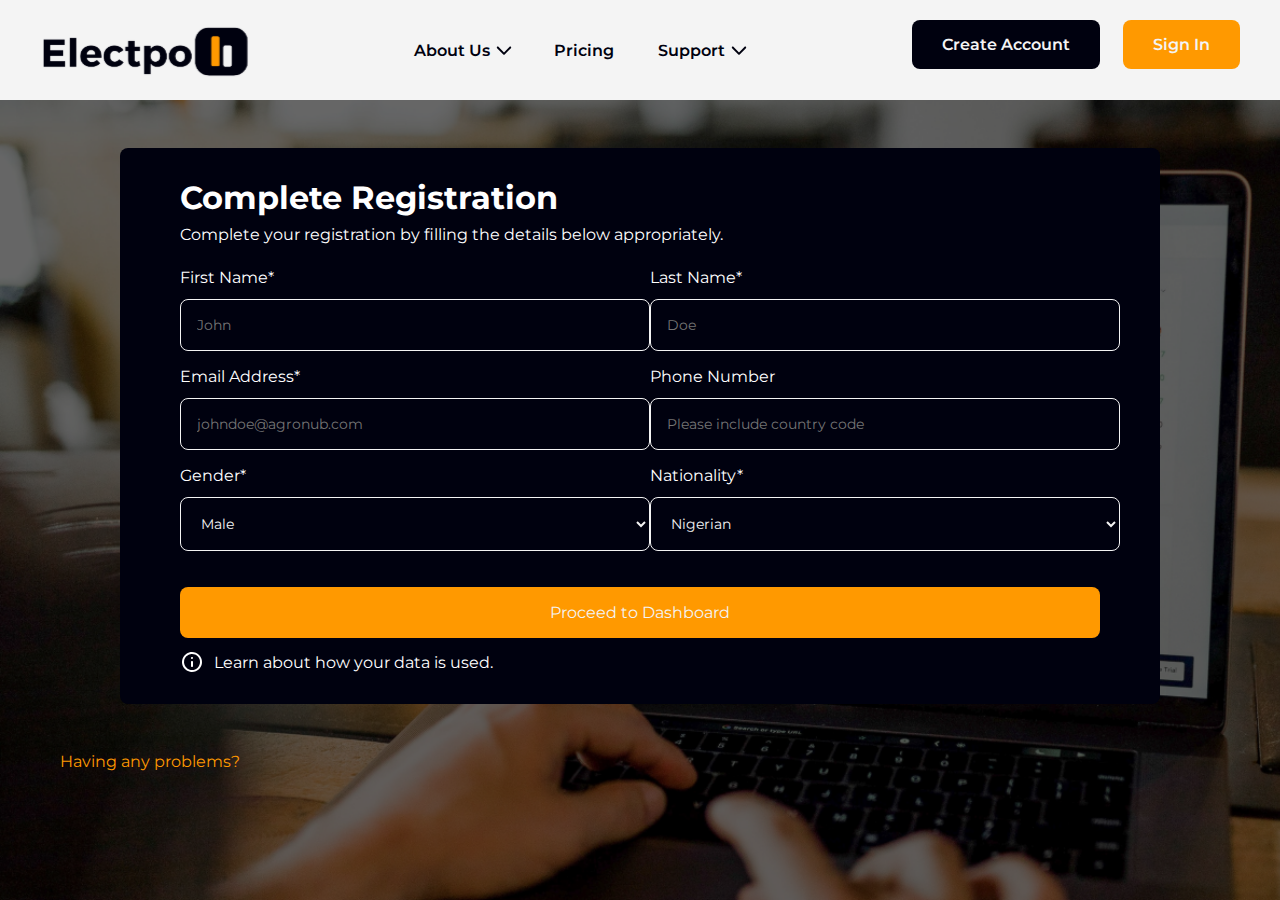
<file: Pages/sign_up_registration.html>
<html lang="en">
    <head>
        <meta charset="UTF-8">
        <meta http-equiv="X-UA-Compatible" content="IE=edge">
        <meta name="viewport" content="width=device-width, initial-scale=1.0">
        <title>Electpoll</title>
        <link rel="stylesheet" href="../Assets/Css/sign_up_registration.css"/>
        <link rel="stylesheet" href="../Assets/Css/header.css"/>
        <link rel="stylesheet" href="https://fonts.googleapis.com/css?family=Montserrat">
    </head>
    <body>
        <section id="mobile-menu">
            <ul>
                <li><a href="../index.html">Home</a></li>
                <li><a href="about_us.html">About Us</a></li>
                <li><a href="pricing.html">Pricing</a></li>
                <li><a href="support.html">Support</a></li>
                <li><a href="features.html">Features</a></li>
                <li><a href="faq.html">FAQ</a></li>
            </ul>
            <div>
                <div><a href="sign_up.html" ><button id="mobile-sign-up-btn" >Create Account</button></a></div>
                <div><a href="sign_in.html" ><button id="mobile-log-in-btn">Sign In</button></a></div>
            </div>
        </section>
        <header>
            <div><a href="../index.html"><img class="logo" src="../Assets/Img/logo.svg" /></a></div>
            <div class="nav-links">
                <div>
                    <p class="link-text"><a href="about_us.html">About Us</a></p>
                    <div><img src="../Assets/Img/caret-down.svg" /></div>
                </div>
                <div>
                    <p class="link-text plt"><a href="pricing.html">Pricing</a></p>
                </div>
                <div>
                    <p class="link-text"><a href="support.html">Support</a></p>
                    <div><img src="../Assets/Img/caret-down.svg" /></div>
                </div>
            </div>
            <div>
                <a href="sign_up.html"><button class="create-acc-btn">Create Account</button></a>
                <a href="sign_in.html"><button class="sign-in-btn">Sign In</button></a>
            </div>
            <div id="hamburger-menu">
                <div class="hamburger-line"></div>
                <div class="hamburger-line"></div>
                <div class="hamburger-line"></div>
            </div>
        </header>
        <main>
            <div>
                <h1>Complete Registration</h1>
                <p class="main-text">Complete your registration by filling the details below appropriately.</p>
                <form>
                    <div>
                        <div>
                            <label>First Name*</label><br>
                            <input type="text" placeholder="John" />
                        </div>
                        <div>
                            <label>Last Name*</label><br>
                            <input type="text" placeholder="Doe" />
                        </div>
                    </div>
                    <div>
                        <div>
                            <label>Email Address*</label><br>
                            <input type="email" placeholder="johndoe@agronub.com" />
                        </div>
                        <div>
                            <label>Phone Number</label><br>
                            <input type="number" placeholder="Please include country code" />
                        </div>
                    </div>
                    <div>
                        <div>
                            <label for="gender">Gender*</label><br>
                            <select id="gender" name="gender">
                            <option value="male">Male</option>
                            <option value="female">Female</option>
                            <option value="binary">Binary</option>
                            </select>
                        </div>
                        <div>
                            <label for="nationality">Nationality*</label><br>
                            <select id="nationality" name="nationality">
                            <option value="Nigerian">Nigerian</option>
                            <option value="America">American</option>
                            <option value="Canada">Canada</option>
                            </select>
                        </div>
                    </div>
                    <!-- <div><input class="submit-btn" type="submit" value="Proceed to Dashboard"/></div> -->
                </form>
                <div><a href="dashboard.html"><button class="submit-btn">Proceed to Dashboard</button></a></div>
                <div id="info-sec">
                    <div><img src="../Assets/Img/info-circle.svg" /></div>
                    <p>Learn about how your data is used.</p>
                </div>
            </div>
        </main>
        <a href="support.html"><p class="form-text-2">Having any problems?</p></a>
        <script src="../Assets/Js/index.js"></script>
    </body>
</html>
</file>
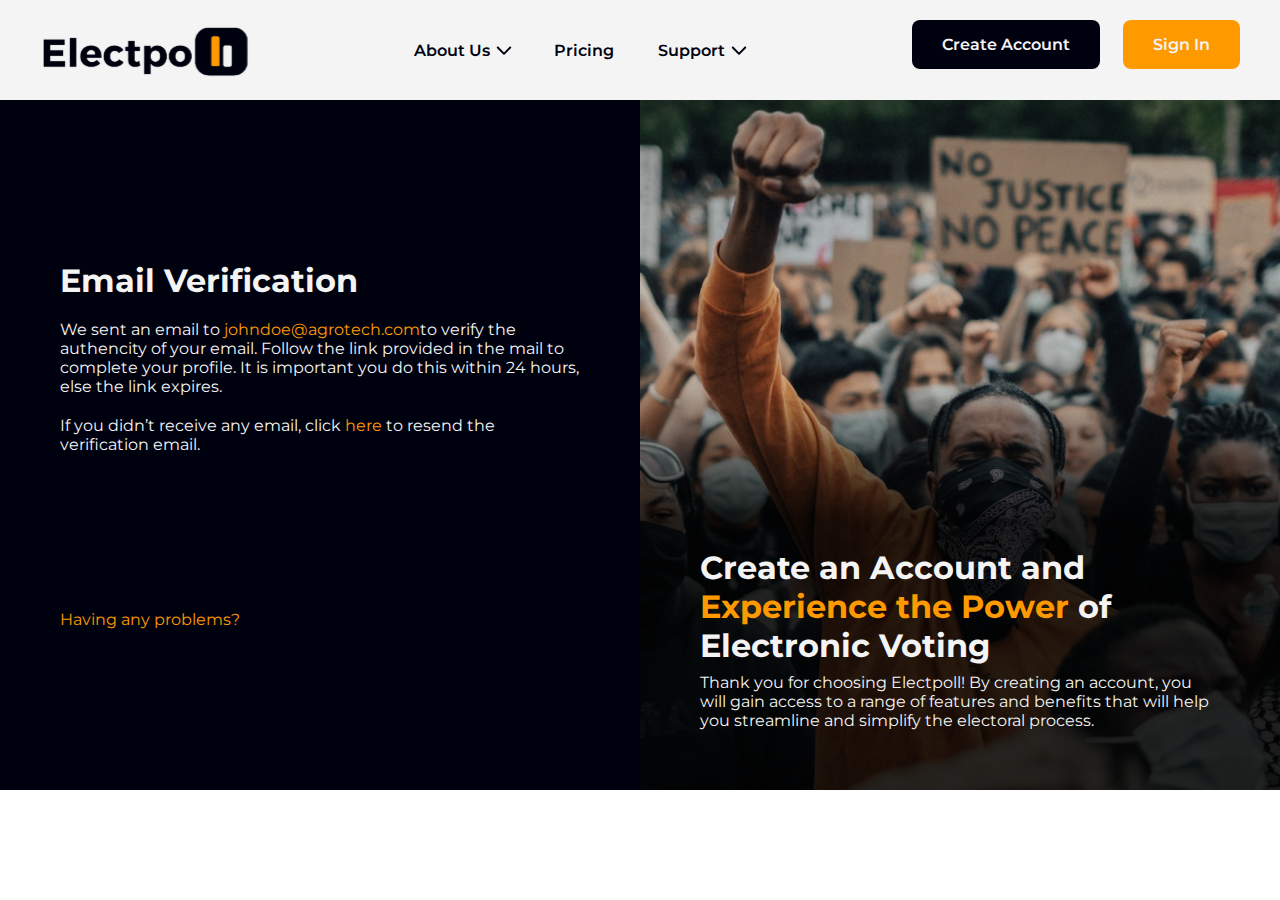
<file: Pages/sign_up_verification.html>
<html lang="en">
    <head>
        <meta charset="UTF-8">
        <meta http-equiv="X-UA-Compatible" content="IE=edge">
        <meta name="viewport" content="width=device-width, initial-scale=1.0">
        <title>Electpoll</title>
        <link rel="stylesheet" href="../Assets/Css/sign_up_verification.css"/>
        <link rel="stylesheet" href="../Assets/Css/header.css"/>
        <link rel="stylesheet" href="https://fonts.googleapis.com/css?family=Montserrat">
    </head>
    <body>
        <section id="mobile-menu">
            <ul>
                <li><a href="../index.html">Home</a></li>
                <li><a href="about_us.html">About Us</a></li>
                <li><a href="pricing.html">Pricing</a></li>
                <li><a href="support.html">Support</a></li>
                <li><a href="features.html">Features</a></li>
                <li><a href="faq.html">FAQ</a></li>
            </ul>
            <div>
                <div><a href="sign_up.html" ><button id="mobile-sign-up-btn" >Create Account</button></a></div>
                <div><a href="sign_in.html" ><button id="mobile-log-in-btn">Sign In</button></a></div>
            </div>
        </section>
        <header>
            <div><a href="../index.html"><img class="logo" src="../Assets/Img/logo.svg" /></a></div>
            <div class="nav-links">
                <div>
                    <p class="link-text"><a href="about_us.html">About Us</a></p>
                    <div><img src="../Assets/Img/caret-down.svg" /></div>
                </div>
                <div>
                    <p class="link-text plt"><a href="pricing.html">Pricing</a></p>
                </div>
                <div>
                    <p class="link-text"><a href="support.html">Support</a></p>
                    <div><img src="../Assets/Img/caret-down.svg" /></div>
                </div>
            </div>
            <div>
                <a href="sign_up.html"><button class="create-acc-btn">Create Account</button></a>
                <a href="sign_in.html"><button class="sign-in-btn">Sign In</button></a>
            </div>
            <div id="hamburger-menu">
                <div class="hamburger-line"></div>
                <div class="hamburger-line"></div>
                <div class="hamburger-line"></div>
            </div>
        </header>
        <main>
            <div class="sign-up-left">
                <h1>Email Verification</h1>
                <p>We sent an email to <span>johndoe@agrotech.com</span>to verify the authencity of your email. 
                    Follow the link provided in the mail to complete your profile. 
                    It is important you do this within 24 hours, else the link expires.</p>
                <p class="second-text">If you didn’t receive any email, click <span>here</span> to resend the verification email.</p>
                <a href="support.html" ><p class="form-text-2">Having any problems?</p></a>
            </div>
            <div class="sign-up-right">
                <div>
                    <h1>Create an Account and <span>Experience the Power</span> of Electronic Voting</h1>
                    <p>Thank you for choosing Electpoll! By creating an account, you will 
                    gain access to a range of features and benefits that will help you 
                    streamline and simplify the electoral process.</p>
                </div>
            </div>
        </main>
        <script src="../Assets/Js/index.js"></script>
    </body>
</html>
</file>
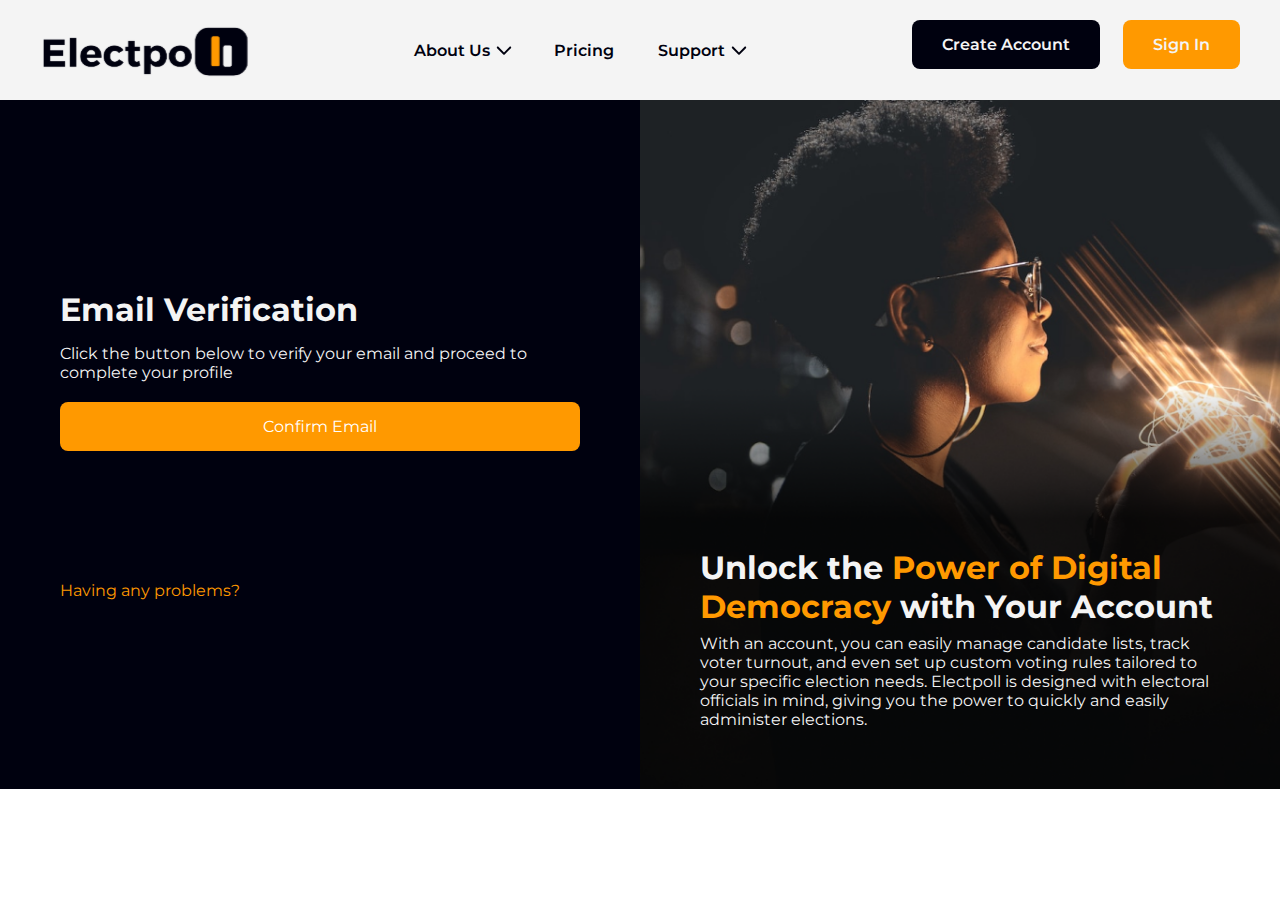
<file: Pages/sign_up_verification_screen.html>
<html lang="en">
    <head>
        <meta charset="UTF-8">
        <meta http-equiv="X-UA-Compatible" content="IE=edge">
        <meta name="viewport" content="width=device-width, initial-scale=1.0">
        <title>Electpoll</title>
        <link rel="stylesheet" href="../Assets/Css/sign_up_verification_screen.css"/>
        <link rel="stylesheet" href="../Assets/Css/header.css"/>
        <link rel="stylesheet" href="https://fonts.googleapis.com/css?family=Montserrat">
    </head>
    <body>
        <section id="mobile-menu">
            <ul>
                <li><a href="../index.html">Home</a></li>
                <li><a href="about_us.html">About Us</a></li>
                <li><a href="pricing.html">Pricing</a></li>
                <li><a href="support.html">Support</a></li>
                <li><a href="features.html">Features</a></li>
                <li><a href="faq.html">FAQ</a></li>
            </ul>
            <div>
                <div><a href="sign_up.html" ><button id="mobile-sign-up-btn" >Create Account</button></a></div>
                <div><a href="sign_in.html" ><button id="mobile-log-in-btn">Sign In</button></a></div>
            </div>
        </section>
        <header>
            <div><a href="../index.html"><img class="logo" src="../Assets/Img/logo.svg" /></a></div>
            <div class="nav-links">
                <div>
                    <p class="link-text"><a href="about_us.html">About Us</a></p>
                    <div><img src="../Assets/Img/caret-down.svg" /></div>
                </div>
                <div>
                    <p class="link-text plt"><a href="pricing.html">Pricing</a></p>
                </div>
                <div>
                    <p class="link-text"><a href="support.html">Support</a></p>
                    <div><img src="../Assets/Img/caret-down.svg" /></div>
                </div>
            </div>
            <div>
                <a href="sign_up.html"><button class="create-acc-btn">Create Account</button></a>
                <a href="sign_in.html"><button class="sign-in-btn">Sign In</button></a>
            </div>
            <div id="hamburger-menu">
                <div class="hamburger-line"></div>
                <div class="hamburger-line"></div>
                <div class="hamburger-line"></div>
            </div>
        </header>
        <main>
            <div class="sign-up-left">
                <h1>Email Verification</h1>
                <p>Click the button below to verify your email and proceed to complete your profile </p>
                <a href="sign_up_registration.html"><button id="confirm-mail-btn" >Confirm Email</button></a>
                <a href="support.html"><p class="form-text-2">Having any problems?</p></a> 
            </div>
            <div class="sign-up-right">
                <div>
                <h1>Unlock the <span>Power of Digital Democracy</span> with Your Account</h1>
                <p>With an account, you can easily manage candidate lists, track voter turnout, 
                    and even set up custom voting rules tailored to your specific election needs. 
                    Electpoll is designed with electoral officials in mind, giving you the power 
                    to quickly and easily administer elections.</p>
                </div>
            </div>
        </main>
    </body>
    <script src="../Assets/Js/index.js"></script>
</html>
</file>
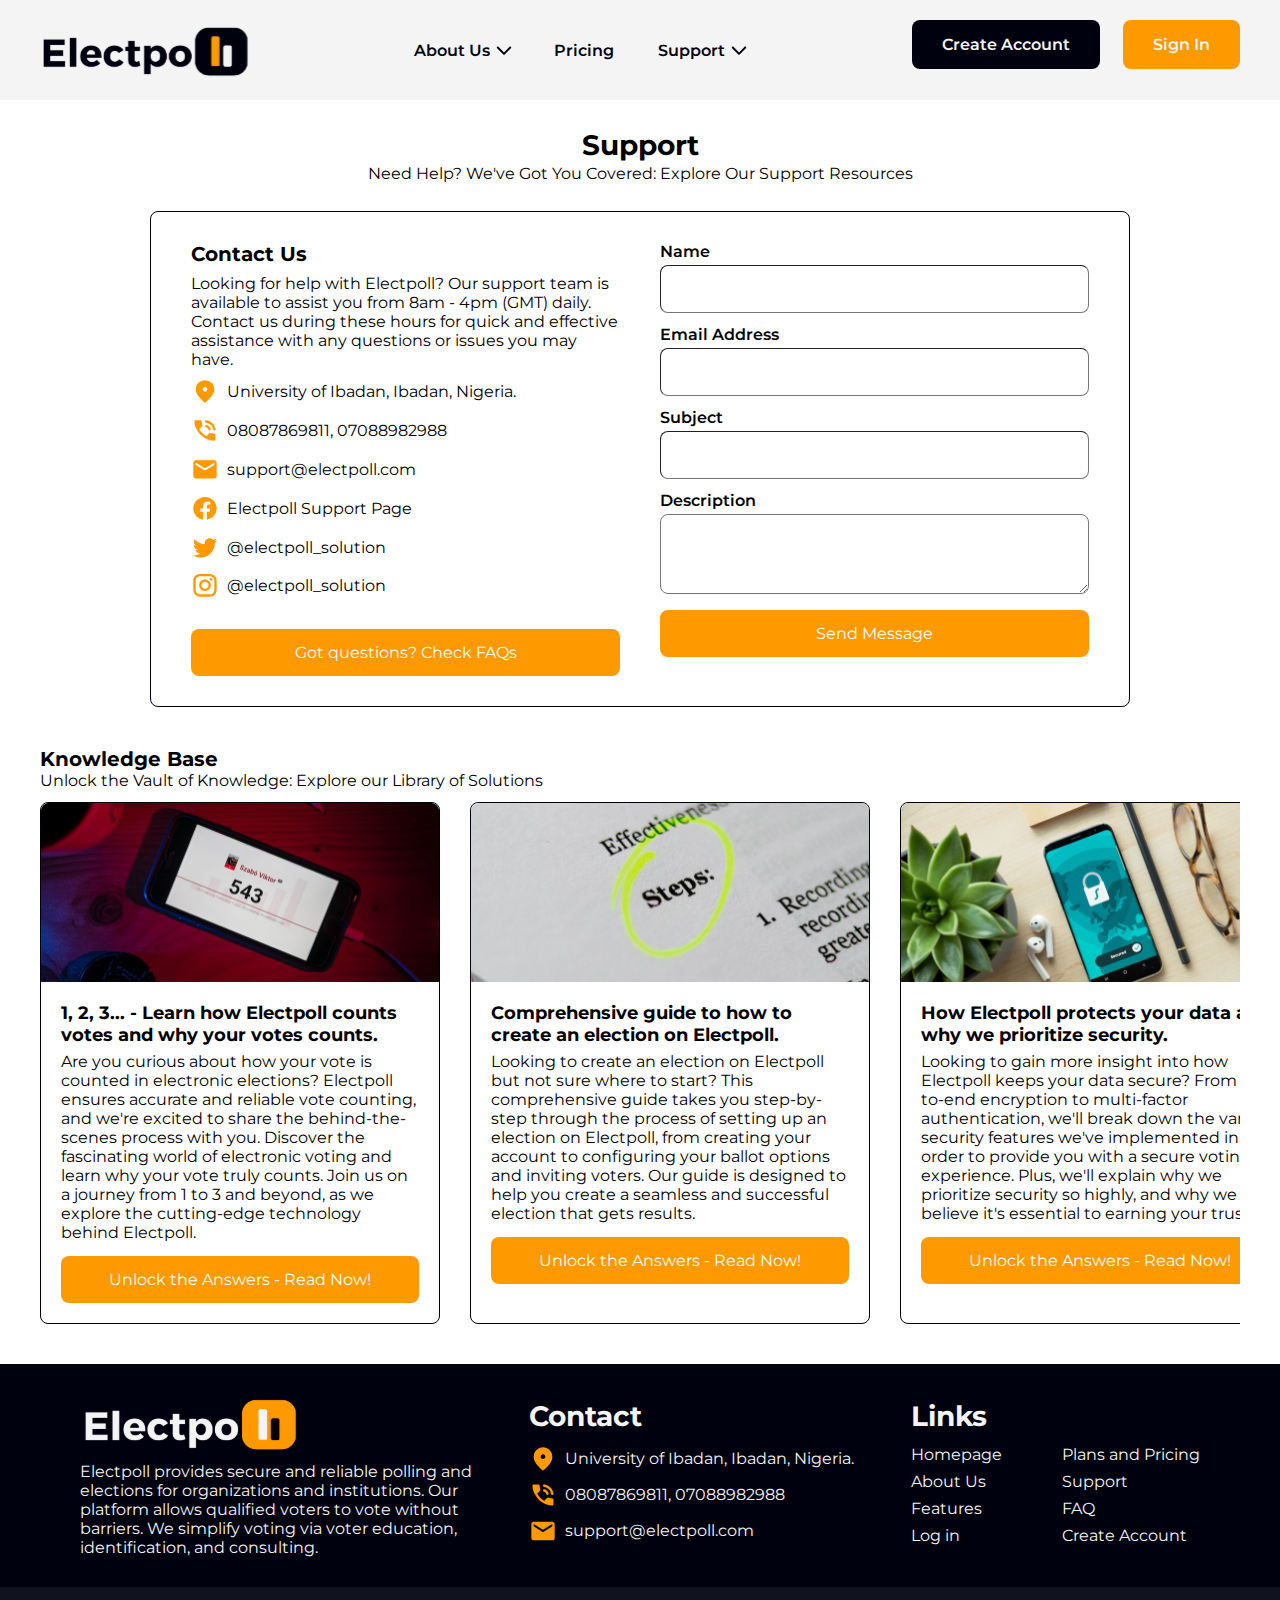
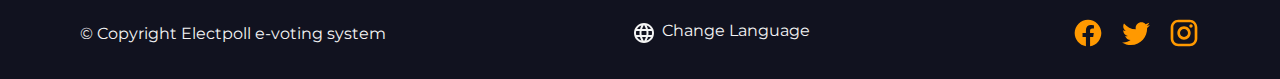
<file: Pages/support.html>
<html lang="en">
<head>
    <meta charset="UTF-8">
    <meta http-equiv="X-UA-Compatible" content="IE=edge">
    <meta name="viewport" content="width=device-width, initial-scale=1.0">
    <title>Electpoll</title>
    <link rel="stylesheet" href="../Assets/Css/support.css"/>
    <link rel="stylesheet" href="../Assets/Css/header.css"/>
    <link rel="stylesheet" href="../Assets/Css/footer.css"/>
    <link rel="stylesheet" href="https://fonts.googleapis.com/css?family=Montserrat">
</head>
<body>
    <section id="mobile-menu">
        <ul>
            <li><a href="../index.html">Home</a></li>
            <li><a href="about_us.html">About Us</a></li>
            <li><a href="pricing.html">Pricing</a></li>
            <li><a href="features.html">Features</a></li>
            <li><a href="faq.html">FAQ</a></li>
        </ul>
        <div>
            <div><a href="sign_up.html" ><button id="mobile-sign-up-btn" >Create Account</button></a></div>
            <div><a href="sign_in.html" ><button id="mobile-log-in-btn">Sign In</button></a></div>
        </div>
    </section>
    <header>
        <div><a href="../index.html"><img class="logo" src="../Assets/Img/logo.svg" /></a></div>
        <div class="nav-links">
            <div>
                <p class="link-text"><a href="about_us.html">About Us</a></p>
                <div><img src="../Assets/Img/caret-down.svg" /></div>
            </div>
            <div>
                <p class="link-text plt"><a href="pricing.html">Pricing</a></p>
            </div>
            <div>
                <p class="link-text"><a href="support.html">Support</a></p>
                <div><img src="../Assets/Img/caret-down.svg" /></div>
            </div>
        </div>
        <div>
            <a href="sign_up.html"><button class="create-acc-btn">Create Account</button></a>
            <a href="sign_in.html"><button class="sign-in-btn">Sign In</button></a>
        </div>
        <div id="hamburger-menu">
            <div class="hamburger-line"></div>
            <div class="hamburger-line"></div>
            <div class="hamburger-line"></div>
        </div>
    </header>
    <section id="support">
        <h2>Support</h2>
        <p>Need Help? We've Got You Covered: Explore Our Support Resources</p>
        <div>
            <div id="support-left">
                <h3>Contact Us</h3>
                <p>Looking for help with Electpoll? Our support team is available to 
                    assist you from 8am - 4pm (GMT) daily. Contact us during these 
                    hours for quick and effective assistance with any questions 
                    or issues you may have.</p>
                <div>
                    <div>
                        <div><img src="../Assets/Img/contact-location.svg" /></div>
                        <p>University of Ibadan, Ibadan, Nigeria.</p>
                    </div>
                    <div>
                        <div><img src="../Assets/Img/contact-phone.svg" /></div>
                        <p>08087869811, 07088982988</p>
                    </div>
                    <div>
                        <div><img src="../Assets/Img/contact-email.svg" /></div>
                        <p>support@electpoll.com</p>
                    </div>
                    <div>
                        <div><img src="../Assets/Img/contact-facebook.svg" /></div>
                        <p>Electpoll Support Page</p>
                    </div>
                    <div>
                        <div><img src="../Assets/Img/contact-twitter.svg" /></div>
                        <p>@electpoll_solution</p>
                    </div>
                    <div>
                        <div><img src="../Assets/Img/contact-instagram.svg" /></div>
                        <p>@electpoll_solution</p>
                    </div>
                </div>
                <a href="faq.html" ><button class="support-btn">Got questions? Check FAQs</button></a>
            </div>
            <form id="support-form">
                <div>
                    <label>Name</label><br>
                    <input type="text" name="" />
                </div>
                <div>
                    <label>Email Address</label><br>
                    <input type="email" name="" />
                </div>
                <div>
                    <label>Subject</label><br>
                    <input type="text" name="" />
                </div>
                <div>
                    <label>Description</label><br>
                    <textarea></textarea>
                </div>
                <input class="support-btn" type="submit" value="Send Message" />
            </form>
        </div>
    </section>

    <section id="knowledge-base">
        <h3>Knowledge Base</h3>
        <p>Unlock the Vault of Knowledge: Explore our Library of Solutions</p>
        <div id="k-b-container">
            <div class="k-b-box">
                <div><img src="../Assets/Img/kb-1.png" /></div>
                <div class="k-b-box-text">
                <h4>1, 2, 3... - Learn how Electpoll counts votes and why your votes counts.</h4>
                <p>Are you curious about how your vote is counted in electronic elections? 
                    Electpoll ensures accurate and reliable vote counting, and we're excited 
                    to share the behind-the-scenes process with you. Discover the fascinating 
                    world of electronic voting and learn why your vote truly counts. Join us on a 
                    journey from 1 to 3 and beyond, as we explore the cutting-edge technology behind Electpoll.</p>
                    <button>Unlock the Answers - Read Now!</button>
                </div>
            </div>
            <div class="k-b-box">
                <div><img src="../Assets/Img/kb-2.png" /></div>
                <div class="k-b-box-text">
                <h4>Comprehensive guide to how to create an election on Electpoll.</h4>
                <p>Looking to create an election on Electpoll but not sure where to start? 
                    This comprehensive guide takes you step-by-step through the process of 
                    setting up an election on Electpoll, from creating your account to 
                    configuring your ballot options and inviting voters. 
                    Our guide is designed to help you create a seamless and 
                    successful election that gets results.</p>
                    <button>Unlock the Answers - Read Now!</button>
                </div>
            </div>
            <div class="k-b-box">
                <div><img src="../Assets/Img/kb-3.png" /></div>
                <div class="k-b-box-text">
                <h4>How Electpoll protects your data and why we prioritize security.</h4>
                <p>Looking to gain more insight into how Electpoll keeps your data secure? 
                    From end-to-end encryption to multi-factor authentication, 
                    we'll break down the various security features we've implemented in 
                    order to provide you with a secure voting experience. Plus, 
                    we'll explain why we prioritize security so highly, 
                    and why we believe it's essential to earning your trust.</p>
                    <button>Unlock the Answers - Read Now!</button>
                </div>
            </div>
            <div class="k-b-box">
                <div><img src="../Assets/Img/kb-1.png" /></div>
                <div class="k-b-box-text">
                <h4>1, 2, 3... - Learn how Electpoll counts votes and why your votes counts.</h4>
                <p>Are you curious about how your vote is counted in electronic elections? 
                    Electpoll ensures accurate and reliable vote counting, and we're excited 
                    to share the behind-the-scenes process with you. Discover the fascinating 
                    world of electronic voting and learn why your vote truly counts. Join us on a 
                    journey from 1 to 3 and beyond, as we explore the cutting-edge technology behind Electpoll.</p>
                    <button>Unlock the Answers - Read Now!</button>
                </div>
            </div>
        </div>
    </section>

    <footer>
        <div class="footer-top">
            <div>
                <div class="footer-logo"><img src="../Assets/Img/logo (light).svg" /></div>
                <p>Electpoll provides secure and reliable polling and<br/> elections for organizations and institutions.
                    Our<br/> platform allows qualified voters to vote without<br/> barriers.
                    We simplify voting via voter education,<br/> identification, and consulting.</p>
            </div>
            <div class="contact-box">
                <h2 class="footer-header">Contact</h2>
                <div>
                    <div><img src="../Assets/Img/location.svg" /></div>
                    <p>University of Ibadan, Ibadan, Nigeria.</p>
                </div>
                <div>
                    <div><img src="../Assets/Img/phone.svg" /></div>
                    <p>08087869811, 07088982988</p>
                </div>
                <div>
                    <div><img src="../Assets/Img/email.svg" /></div>
                    <p>support@electpoll.com</p>
                </div>
            </div>
            <div>
                <h2 class="footer-header">Links</h2>
                <div class="footer-nav">
                    <ul class="footer-nav-left">
                        <li><a href="../index.html">Homepage</a></li>
                        <li><a href="about_us.html">About Us</a></li>
                        <li><a href="features.html">Features</a></li>
                        <li><a href="sign_in.html">Log in</a></li>
                    </ul>
                    <ul>
                        <li><a href="pricing.html">Plans and Pricing</a></li>
                        <li><a href="support.html">Support</a></li>
                        <li><a href="faq.html">FAQ</a></li>
                        <li><a href="sign_up.html">Create Account</a></li>
                    </ul>
                </div>
            </div>
        </div>
        <div class="footer-bottom">
            <p>© Copyright Electpoll e-voting system</p>
            <div class="change-language">
                <div><img src="../Assets/Img/globe.svg" /></div>
                <p>Change Language</p>
            </div>
            <div class="socials">
                <div><img src="../Assets/Img/facebook.svg" /></div>
                <div><img src="../Assets/Img/twitter.svg" /></div>
                <div><img src="../Assets/Img/instagram.svg" /></div>
            </div>
        </div>
    </footer>
    <script src="../Assets/Js/index.js"></script>
</body>
</html>
</file>
<file: Assets/Css/index.css>
/* Root stylings */
*{
    margin: 0;
    padding: 0;
    box-sizing: border-box;
    font-size: 10px;
    font-family: montserrat;
}
:root{
    --purple: #00010F;
    --orange: #FF9900;
    --white: #FFFFFF;
    --ash: #F4F4F4;
    --lightPurple: #00010FEE; 
}
h1{
    font-size: 3.2rem;
}
h2{
    font-size: 2.8rem;
}
h3{
    font-size: 2rem;
}
p{
    font-size: 1.6rem;
}


/* Main Section and Poll Section Styling*/
#main-section, #poll-section{
    display: flex;
    align-items: center;
    background: var(--purple);
    color: var(--ash);
    padding-left: 4rem;
}
#main-sec-left, #poll-sec-left{
    width: 72rem;
}
#main-sec-left>p, #poll-sec-left>p{
    margin-top: 1.6rem;
    margin-bottom: 1.6rem;
    line-height: 2rem;
}
button{
    font-size: 1.6rem;
    padding: 1.5rem 3rem;
    border: none;
    border-radius: 0.8rem;
}
#main-sec-btn-1, #poll-sec-btn-1{
    margin-right: 2rem;
    background: var(--orange);
    color: var(--purple);
}
#main-sec-btn-2, #poll-sec-btn-2{
    color: var(--purple);
}

/* Testimonial Section Styling */
.testimonial-section{
    display: flex;
    align-items: center;
    padding: 4rem 18rem;
    justify-content: space-between;
}
.slide-btn{
    background: var(--purple);
    padding: 1.2rem 1.8rem;
    border: none;
}
.testimonial-text{
    text-align: center;
    font-size: 1.8rem;
    color: var(--purple);
}
.testimonial-profile{
    display: flex;
    justify-content: center;
    align-items: center;
    margin-top: 1rem;
}
.testimonial-profile>p{
    font-size: 1.8rem;
    font-weight: 700;
    margin-left: 2rem;
    color: var(--purple);
}

/* Features Section */
#features-section{
    text-align: center;
    background: var(--ash);
    padding: 4rem 8rem;
    color: var(--purple);
}
#features-section>h2{
    font-size: 2rem;
}
#features-section>div{
    display: flex;
    flex-wrap: wrap;
    justify-content: space-between;
    margin-top: 4rem;
}
#features-section>div>div{
    margin-top: 1.5rem;
    margin-bottom: 1.5rem;
    width: 46%;
}
#features-section>div>div>h3{
    margin-top: 0.8rem;
    margin-bottom: 0.8rem;
    font-size: 1.8rem;
    font-weight: 700;
}
#features-btn{
    margin-top:0.6rem ;
    background: var(--orange);
    color: var(--ash);
    padding: 1.5rem 6rem;
}


/* FAQ Section Styling */
#faq-section{
    display: flex;
    color: var(--purple);
    background: var(--ash);
}
#faq-section-box{
    margin: 4rem;
}
.faq-text{
    margin-top: 1.6rem;
    margin-bottom: 1.6rem;
}
.faq-list{
    display: flex;
    align-items: center;
    margin-bottom: 1.2rem;
}
.faq-list>p:first-child{
    background: var(--orange);
    color: var(--ash);
    padding: 1.4rem 2rem;
    border-radius: 0.8rem;
    margin-right: 1.6rem;
}
#faq-btn-1{
    background: var(--purple);
    color: var(--ash);
    margin-right: 2rem;
}
#faq-btn-2{
    background: var(--orange);
    color: var(--ash);
}


/* Here for You Section Styling */
#here-for-you-section{
    display: flex;
    padding: 4rem 15rem;
    justify-content: space-between;
}
#here-for-you-text{
    margin-top: 0.8rem;
    margin-bottom: 1.6rem;
}
.here-for-you-sec-box{
    display: flex;
    background: var(--orange);
    align-items: center;
    padding: 1rem 2rem;
    font-size: 1.8rem;
    border-radius: 0.8rem;
    color: var(--ash);
    margin-bottom: 1.2rem;
}
.box-2{
    background: var(--purple);
}
.here-for-you-sec-box>p{
    margin-left: 1.6rem;
}
#here-for-you-btn-1{
    background: var(--orange);
    color: var(--ash);
    margin-right: 2rem;
}
#here-for-you-btn-2{
    background: var(--purple);
    color: var(--ash);
}

@media (max-width: 768px){
    h1{
        font-size: 2.4rem;
    }
    h2{
        font-size: 2rem;
    }
    h3{
        font-size: 1.8rem;
    }
    p{
        font-size: 1.4rem;
    }
    .img-rmv{
        display: none;
    }

    
/* Main Section and Poll Section Styling*/
    #main-section, #poll-section{
        display: block;
        padding: 2rem;
    }
    #main-sec-left, #poll-sec-left{
        width: 100%;
    }
    button{
        font-size: 1.4rem;
        padding: 1.2rem 2.4rem;
    }
    #main-sec-btn-1, #poll-sec-btn-1{
        margin-right: 0;
        margin-bottom: 1rem;
    }
    #main-sec-right{
        display: none;
    }

/* Testimonial Section Styling */
    .testimonial-section{
        padding: 2rem;
        justify-content: space-between;
    }
    .testimonial-text{
        font-size: 1.4rem;
    }
    .testimonial-profile{
        display: block;
        margin-top: 1rem;
        text-align: center;
    }
    .testimonial-profile>p{
        font-size: 1.6rem;
        margin-left: 0;
    }

/* Features Section */
    #features-section{
        padding: 2rem;
    }
    #features-section>div{
        display: flex;
        flex-wrap: nowrap;
        justify-content: space-between;
        margin-top: 2rem;
        overflow-x: auto;
    }
    #features-section>div::-webkit-scrollbar {
        display: none;
      }
    #features-section>div>div{
        margin-top: 0rem;
        margin-bottom: 0rem;
        min-width: 100%;
    }

/* FAQ Section Styling */
    #faq-btn-1{
        margin-right: 0;
        margin-bottom: 1rem;
    }

/* Here for You Section Styling */
    #here-for-you-section{
        display: block;
        padding: 2rem;
    }
    .here-for-you-sec-box>p{
        margin-left: 1.6rem;
    }
    #here-for-you-btn-1{
        background: var(--orange);
        color: var(--ash);
        margin-right: 2rem;
    }
    #here-for-you-btn-2{
        background: var(--purple);
        color: var(--ash);
    }
    #hfy-sec-top{
        margin-bottom: 2rem;
    }
}
</file>
<file: Assets/Css/header.css>
:root{
    --purple: #00010F;
    --orange: #FF9900;
    --white: #FFFFFF;
    --ash: #F4F4F4;
    --lightPurple: #00010FEE; 
}
a{
    text-decoration: none;
}
a:hover{
    cursor: pointer;
}
button:hover{
    cursor: pointer;
}
#mobile-menu{
    display: none;
}
header{
    display: flex;
    justify-content: space-between;
    padding: 2rem 4rem;
    background: #F4F4F4;
}
.nav-links{
    display: flex;
}
.nav-links>div{
    display: flex;
    align-items: center;
    justify-content: space-between;
}
.link-text>a{
    font-size: 1.6rem;
    font-weight:600;
    text-decoration: none;
    color: var(--purple);
    margin-right: 0.4rem;
}
.link-text>a:hover{
    margin-right: 0.6rem;
}
.plt{
    margin-left: 4rem;
    margin-right: 4rem;
}
.create-acc-btn, .sign-in-btn,.dashboard-btn{
    font-size: 1.6rem;
    padding: 1.5rem 3rem;
    border: none;
    color: var(--ash);
    background: var(--purple);
    border-radius: 0.8rem;
    font-weight:600;
}
.sign-in-btn, .dashboard-btn{
    background: var(--orange);
    margin-left: 2rem;
}
#hamburger-menu{
    display: none;
}

@media (max-width: 768px){
    #mobile-menu{
        display: block;
        position: absolute;
        background: var(--ash);
        width: 100%;
        height: 100vh;
        padding-top: 10rem;
        opacity: 0;
        transition: all 0.4s ease;
        transform: translateY(-100vh);
    }
    #mobile-menu>ul{
        text-align: center;
    }
    #mobile-menu>ul>li{
        margin-bottom: 2rem;
    }
    #mobile-menu>ul>li>a{
        font-size: 1.6rem;
        text-decoration: none;
        color: var(--purple);

    }
    #mobile-menu>div{
        text-align: center;
    }
    #mobile-menu>div>div{
        margin-bottom: 1rem;
    }
    #mobile-sign-up-btn{
        font-size: 1.6rem;
        padding: 1.5rem 3rem;
        color: var(--white);
        background: var(--purple);
        border-radius: 0.8rem;
        border:none ;
    }
    #mobile-log-in-btn{
        font-size: 1.6rem;
        padding: 1.5rem 3rem;
        color: var(--white);
        background: var(--orange);
        border-radius: 0.8rem;
        border:none ;
    }

    header{
        display: flex;
        justify-content: space-between;
        padding: 2rem;
        position: relative;
    }
    .nav-links{
        display: none;
    } 
    .create-acc-btn, .sign-in-btn,.dashboard-btn{
        display: none;
    } 
    .logo{
        width: 12rem;
    }
    #hamburger-menu{
        display: flex;
        flex-direction: column;
        justify-content: space-between;
        height: 2.4rem;
    }
    #hamburger-menu>div{
        background-color: var(--purple);
        width: 3rem;
        height: 4px;
        transition: all 0.4s ease;
    }
    
}
</file>
<file: Assets/Css/footer.css>
.footer-top, .footer-bottom{
    display: flex;
    justify-content: space-between;
    align-items: center;
    background: var(--purple);
    color: var(--ash);
    padding: 3rem 8rem;
}
.contact-box>div{
 display: flex;
 justify-content: left;
 align-items: center;
 margin-bottom: 0.8rem;
}
.contact-box>div>div{
    margin-right: 0.8rem;
}
.footer-header{
    margin-bottom: 1.2rem;
}
.footer-logo{
    margin-bottom: 0.8rem;
}
.footer-nav{
    display: flex;
}
.footer-nav-left{
    margin-right: 6rem;
}
.footer-nav>ul>li{
    list-style-type: none;
    margin-bottom: 0.8rem;
}
.footer-nav>ul>li>a{
    text-decoration: none;
    font-size: 1.6rem;
    color: var(--ash);
}
.footer-bottom{
    background: var(--lightPurple);
}
.footer-bottom>div{
    display: flex;
}
.change-language>div{
    margin-right: 0.6rem;
}
.socials>div{
    margin-left: 1.6rem;
}

@media (max-width: 768px){
    .footer-top, .footer-bottom{
        display: block;
        padding: 2rem;
    }
    br{
        display: none;
    }
    .contact-box{
        margin-top: 1.5rem;
        margin-bottom: 1.5rem;
    }
    .footer-logo>img{
        width: 15rem;
    }
    .footer-bottom{
        text-align: left;
        margin-bottom:0;
    }
    .footer-bottom>div{
        display: flex;
    }
    .change-language{
        margin: 2rem auto;
    }
    .socials{
        display: flex;
        justify-content: space-between;
        width: 40%;
    }
    .socials>div{
        margin-left: 0;
    }
    .socials>div>img{
        width: 3rem;
    }
    
}
</file>
<file: Assets/Css/about_us.css>
*{
    margin: 0;
    padding: 0;
    box-sizing: border-box;
    font-size: 10px;
    font-family: montserrat;
}
:root{
    --purple: #00010F;
    --orange: #FF9900;
    --white: #FFFFFF;
    --ash: #F4F4F4;
    --lightPurple: #00010FEE; 
}
h1{
    font-size: 3.2rem;
}
h2{
    font-size: 2.8rem;
}
h3{
    font-size: 2rem;
}
p{
    font-size: 1.6rem;
}


#about-us-section{
    text-align: center;
    padding: 3rem 4rem;
}
#about-us-section>h1{
    margin-bottom: 0.5rem;
}
#about-us-quote{
    display: flex;
    margin: 2.8rem 23rem 1.6rem 23rem;

}
#about-us-quote>p{
    text-align: left;
    font-size: 2rem;
    font-weight: 600;
}
#about-us-text{
    margin-top: 2.4rem;
    margin-bottom: 2.4rem;
}
#about-us-text>p{
    text-align: left;
}
.dash{
    width: 24rem;
    height: 0.1rem;
    background: var(--purple);
    margin-left: auto;
    margin-right: auto;
}
#vote-stat{
    display: flex;
    justify-content: center;
    margin-top: 2.4rem;
}
#vote-stat>div>p{
    text-align: center;
}
#vote-stat>div>p{
    text-align: center;
}
#vote-stat>div>p:first-child{
    color: var(--orange);
    font-size: 2.4rem;
    font-weight: 700;
    margin-bottom: 0.3rem;
}
.stat-center{
    margin-left: 15rem;
    margin-right: 15rem;
}



/* Profile Section */
#team-section{
    text-align: center;
    display: flex;
    justify-content: space-between;
    padding: 4rem 18rem;
    background: var(--purple);
}
.profile-name{
    font-size: 2rem;
    font-weight: 600;
    color: var(--ash);
    margin-top: 1.2rem;
}
.profile-position{
    color: var(--orange);
    margin-top: 0.2rem;
    margin-bottom: 0.6rem;
}
.profile-socials{
    display: flex;
    justify-content: center;
}
.profile-socials>div{
    margin-right: 1.2rem;
}
.profile-socials>div>img{
    width: 2.4rem;
}

/* Our Core Value Section */
#value-section{
    text-align: center;
    padding: 4rem 8rem;
    color: var(--purple);
}
#value-section>h2{
    font-size: 2rem;
}
#value-section>div{
    display: flex;
    flex-wrap: wrap;
    justify-content: space-between;
    margin-top: 4rem;
}
#value-section>div>div{
    margin-top: 1.5rem;
    margin-bottom: 1.5rem;
    width: 46%;
}
#value-section>div>div>h3{
    margin-top: 0.8rem;
    margin-bottom: 0.8rem;
    font-size: 1.8rem;
    font-weight: 700;
}

/* Testimonial Section */
.testimonial-section{
    display: flex;
    align-items: center;
    padding: 4rem 18rem;
    justify-content: space-between;
}
.slide-btn{
    background: var(--purple);
    padding: 1.2rem 1.8rem;
    border: none;
}
.testimonial-text{
    text-align: center;
    font-size: 1.8rem;
    color: var(--purple);
}
.testimonial-profile{
    display: flex;
    justify-content: center;
    align-items: center;
    margin-top: 1rem;
}
.testimonial-profile>p{
    font-size: 1.8rem;
    font-weight: 700;
    margin-left: 2rem;
    color: var(--purple);
}

@media (max-width: 768px){
    h1{
        font-size: 2.4rem;
    }
    h2{
        font-size: 2rem;
    }
    h3{
        font-size: 1.8rem;
    }
    p{
        font-size: 1.4rem;
    }

    #about-us-section{
        text-align: center;
        padding: 2rem;
    }
    #about-us-quote{
        margin: 1rem 0;
    
    }
    #about-us-quote>p{
        text-align: center;
        font-size: 1.6rem;

    }
    #about-us-text{
        margin-top: 2.4rem;
        margin-bottom: 2.4rem;
    }
    #about-us-text>p{
        text-align: center;
    }
    #vote-stat{
        justify-content: space-between;
    }
    #vote-stat>div>p{
        text-align: center;
    }
    #vote-stat>div>p{
        text-align: center;
    }
    .stat-center{
        margin:0;
    }
    
    
    
    /* Profile Section */
    #team-section{
        justify-content: space-between;
        flex-wrap: wrap;
        padding: 4rem 2rem;
        row-gap: 4rem;
    }
    .profile-img{
        width: 16rem;
    }
    .profile-name{
        font-size: 1.6rem;
        margin-top: 1rem;
    }
    .profile-socials>div>img{
        width: 2rem;
    }
    
    /* Our Core Value Section */
    #value-section{
        padding: 3rem 2rem;
    }
    #value-section>h2{
        font-size: 1.8rem;
    }
    #value-section>div{
        flex-wrap: nowrap;
        overflow-x: auto;
        margin-top: 2rem;
        overscroll-behavior-x: contain ;
        scroll-snap-type:x mandatory;
    }
    #value-section>div::-webkit-scrollbar{
        display: none;
    }
    #value-section>div>div{
        margin-top: 1.5rem;
        margin-bottom: 1.5rem;
        min-width: 100%;
        scroll-snap-align: center;
    }
    #value-section>div>div>h3{
        margin-top: 0.8rem;
        margin-bottom: 0.8rem;
        font-size: 1.8rem;
        font-weight: 700;
    }
    
    /* Testimonial Section */
    .testimonial-section{
        padding: 2rem;
        justify-content: space-between;
    }
    .testimonial-text{
        font-size: 1.4rem;
    }
    .testimonial-profile{
        display: block;
        margin-top: 1rem;
        text-align: center;
    }
    .testimonial-profile>p{
        font-size: 1.6rem;
        margin-left: 0;
    }

}
</file>
<file: Assets/Css/dashboard.css>
*{
    margin: 0;
    padding: 0;
    box-sizing: border-box;
    font-size: 10px;
    font-family: montserrat;
}
:root{
    --purple: #00010F;
    --orange: #FF9900;
    --white: #FFFFFF;
    --ash: #F4F4F4;
    --lightPurple: #00010FEE; 
}
h1{
    font-size: 3.2rem;
}
h2{
    font-size: 2.8rem;
}
h3{
    font-size: 2rem;
}
p{
    font-size: 1.6rem;
}

main{
    display: grid;
    grid-template-columns: 30% 70%;
}

/* Everything on the left */
.left{
    background: var(--purple);
    color: var(--ash);
}
.left-top{
    padding: 7rem 4rem 7rem 0;
}
.tab{
    display: flex;
    align-items: center;
    padding-top: 1.2rem;
    padding-bottom: 1.2rem;
    padding-left: 4rem;
    border-radius: 0 0.8rem 0.8rem 0 ;
}
.active{
    background: var(--orange);
}
.tab>p{
    font-size: 2rem;
    margin-left: 1.6rem;
}
.lower-tabs{
    margin-top: 7rem;
}
.horizontal{
    background: var(--ash);
    width: 100%;
    height: 0.2rem;
}
.left-bottom{
    padding: 4rem;
    display: flex;
    align-items: center;
}
.user-name{
    margin-left: 2rem;
    font-size: 1.8rem;
    margin-bottom: 0.4rem;
}
.user-org{
    margin-left: 2rem;
    font-size: 1.6rem;
    color: var(--orange);
}

/* Everything on the right */
.right{
    padding: 4rem;
}
.right-header{
    display: flex;
    align-items: center;
    justify-content: space-between;
}
.right-header>div{
    display: flex;
}
.number-board{
    display: flex;
    justify-content: space-between;
    padding: 3.5rem 4.5rem;
    background: var(--purple);
    border-radius: 0.8rem;
    margin-top: 2.4rem;
    margin-bottom: 2.4rem;
}
.number-box{
    color: var(--ash);
    text-align: center;
    font-size: 1.8rem;
}
.number-box-digit{
    font-size: 4rem;
    font-weight: 700;
    margin-bottom: 0.4rem;
}
.number-btn{
    background: var(--orange);
    color: var(--ash);
    font-size: 1.6rem;
    padding: 1.4rem;
    border: none;
    border-radius: 0.8rem;
    width: 21rem;
    margin-top: 1.2rem;
}
.vertical{
    background: var(--ash);
    height: 12rem;
    width: 0.2rem;
}


.guide-board{
    display: flex;
    justify-content: space-between;
    margin-bottom: 2.4rem;
}
.guide-box{
    background: var(--ash);
    padding: 2.4rem;
    border-radius: 0.8rem;
    box-shadow: 2px 4px 4px 1px rgba(0, 0, 0, 0.25);
}
.guide-header{
    display: flex;
    align-items: center;
    margin-bottom: 1.2rem;
}
.guide-header>div{
    margin-right: 0.6rem;
}
.guide-box>p{
    width: 37rem;
}
.guide-btn{
    background: var(--purple);
    color: var(--ash);
    font-size: 1.6rem;
    padding: 1.4rem;
    border: none;
    border-radius: 0.8rem;
    width: 100%;
    margin-top: 1.2rem;
}




.organization-board{
    background: var(--purple);
    color: var(--ash);
    padding: 2.4rem;
    border-radius: 0.8rem;
}
.organization-header{
    display: flex;
    justify-content: space-between;
    align-items: center ;
}
.organization-btn{
    background: var(--orange);
    color: var(--ash);
    font-size: 1.6rem;
    padding: 1.4rem 2.4rem;
    border: none;
    border-radius: 0.8rem;
    margin-top: 1.2rem;
}

table{
    color: var(--ash);
    text-align: left;
    width: 100%;
    margin-top: 2rem;
    margin-bottom: 2rem;
}
th, td{
    font-size: 1.6rem;
    padding: 0.6rem;
}
.view-all-btn{
    display: flex;
    justify-content: center;
    align-items: center;
    color: var(--orange);
}
.view-all-btn>div{
    margin-right: 1.4rem;
}
</file>
<file: Assets/Css/faq.css>
*{
    margin: 0;
    padding: 0;
    box-sizing: border-box;
    font-size: 10px;
    font-family: montserrat;
}
:root{
    --purple: #00010F;
    --orange: #FF9900;
    --white: #FFFFFF;
    --ash: #F4F4F4;
    --lightPurple: #00010FEE; 
}
h1{
    font-size: 3.2rem;
}
h2{
    font-size: 2.8rem;
}
h3{
    font-size: 2rem;
}
p{
    font-size: 1.6rem;
}

#faq-top{
    display: flex;
    margin: 4rem 6rem;
    justify-content: space-between;
    align-items: center;
}
#faq-container{
    margin-left: 6rem;
}
#faq-details{
    margin-top: 1.2rem;
    margin-bottom: 2.4rem;
}
.faq-question{
    background: var(--orange);
    display: flex;
    align-items: center;
    justify-content: space-between;
    color: var(--ash);
    padding: 2rem 3rem;
}
.faq-question>p{
    font-size: 1.8rem;
}
.faq-answer{
    background: var(--purple);
    padding: 2rem 3rem;
    color: var(--ash);
}

#faq-list-container{
    margin: 4rem 24rem;
}
.faq-list{
    margin-bottom: 0.8rem;
}
#faq-text{
    margin-left:6rem;
    margin-bottom: 3rem;
}


@media (max-width: 768px){
    h1{
        font-size: 2.4rem;
    }
    h2{
        font-size: 2rem;
    }
    h3{
        font-size: 1.8rem;
    }
    p{
        font-size: 1.4rem;
    }

    #faq-top{
        display: block;
        margin: 3rem 2rem;
    }
    #faq-container{
        margin-left: 0;
    }
    .main-img{
        width: 100%;
    }
    .faq-question{
        padding: 1rem 2rem;
    }
    .faq-question>p{
        font-size: 1.6rem;
    }
    .faq-answer{
        padding: 1rem 2rem;
    }
    
    #faq-list-container{
        margin: 3rem 2rem;
    }
    .faq-list{
        margin-bottom: 0.8rem;
    }
    #faq-text{
        margin:2rem;
    }
    
}
</file>
<file: Assets/Css/features.css>
*{
    margin: 0;
    padding: 0;
    box-sizing: border-box;
    font-size: 10px;
    font-family: montserrat;
}
:root{
    --purple: #00010F;
    --orange: #FF9900;
    --white: #FFFFFF;
    --ash: #F4F4F4;
    --lightPurple: #00010FEE; 
}
h1{
    font-size: 3.2rem;
}
h2{
    font-size: 2.8rem;
}
h3{
    font-size: 2rem;
}
p{
    font-size: 1.6rem;
}
#main-features{
    text-align: center;
    padding-top: 3rem;
}
#main-features>div{
    display: flex;
    padding: 3rem 4rem;
    align-items: center;
}
#features-right-box{
    margin-left: 4rem;
}
#features-right-box>p{
    text-align: left;
    margin-bottom: 3rem;
}
#features-right-box>div{
    display: flex;
}
#features-right-box>div>div>h3{
    margin-top: 0.8rem;
    margin-bottom: 0.8rem;
    font-size: 1.8rem;
    font-weight: 700;
}
#features-right-box>div>div>p{
    width: 95%;
}
#more-features{
    display: flex;
    flex-wrap: wrap;
    justify-content: space-between;
    margin-top: 4rem;
    text-align: center;
    padding: 0rem 8rem 6rem 8rem;
}
#more-features>div{
    margin-top: 1.5rem;
    margin-bottom: 1.5rem;
    width: 31%;
}
#more-features>div>h3{
    margin-top: 0.8rem;
    margin-bottom: 0.8rem;
    font-size: 1.8rem;
    font-weight: 700;
}

@media (max-width: 768px){
    h1{
        font-size: 2.4rem;
    }
    h2{
        font-size: 2rem;
    }
    h3{
        font-size: 1.8rem;
    }
    p{
        font-size: 1.4rem;
    }

    #main-features{
        padding-top: 2rem;
    }
    #main-features>div{
        display: block;
        margin-top: 2rem;
        padding: 0;
    }
    #features-right-box{
        margin-left: 0;
    }
    #features-right-box>p{
        text-align: center;
        padding: 1rem 2rem;
        margin-bottom: 3rem;
    }
    .header-img{
        width: 100%;
    }
    #features-right-box>div{
        display: block;
    }
    #features-right-box>div>div>h3{
        font-size: 1.6rem;
    }
    #features-right-box>div>div>p{
        width: 100%;
        padding:0 2rem 2rem 2rem ;
    }
    #more-features{
        flex-wrap: nowrap;
        margin-top: 0;
        padding: 0rem 2rem 1rem 2rem;
        overflow-x: auto;
        overscroll-behavior-x: contain ;
        scroll-snap-type:x mandatory;
    }
    #more-features::-webkit-scrollbar{
        display: none;
    }
    #more-features>div{
        min-width: 100%;
        margin-right: 2rem;
        scroll-snap-align: center;
    }
    #more-features>div>h3{
        font-size: 1.6rem;
    }

}
</file>
<file: Assets/Css/pricing.css>
*{
    margin: 0;
    padding: 0;
    box-sizing: border-box;
    font-size: 10px;
    font-family: montserrat;
}
:root{
    --purple: #00010F;
    --orange: #FF9900;
    --white: #FFFFFF;
    --ash: #F4F4F4;
    --lightPurple: #00010FEE; 
}
h1{
    font-size: 3.2rem;
}
h2{
    font-size: 2.8rem;
}
h3{
    font-size: 2rem;
}
p{
    font-size: 1.6rem;
}


#pricing-section{
    text-align: center;
    padding: 4rem 8rem;
}
#pricing-section>p{
    margin-top: 0.2rem;
    margin-bottom: 2.4rem;
}
#pricing{
    display: flex;
    justify-content: space-between;
}
#pricing>div{
    text-align: center;
    border: solid 1px var(--purple);
    border-radius: 0.8rem;
    padding: 2rem;
}
.pricing-title{
    color: var(--orange);
    font-size: 1.8rem;
    font-weight: 700;
}
.pricing-price{
    font-size: 3.2rem;
    margin-top: 0.4rem;
    margin-bottom: 0.4rem;
}
.pricing-figure{
    font-weight: 600;
}
.pricing-dash{
    width: 80%;
    height: 0.1rem;
    margin: 1.2rem auto 2rem auto;
    background: var(--purple);
}
.pricing-details>div{
    display: flex;
    align-items: center;
    margin-top: 0.6rem;
}
.pricing-details>div>p{
    margin-left: 1.6rem;
    text-align: left;
}
.pricing-btn{
    width: 32rem;
    padding: 1.4rem;
    background: var(--orange);
    color: var(--ash);
    border: none;
    border-radius: 0.8rem;
    font-size: 1.6rem;
    margin-top: 2rem;
}


#contact-support-box{
    margin: 2.4rem auto 0 auto;
    padding: 1.6rem 2rem;
    display: flex;
    align-items: center;
    border: solid 0.1rem var(--purple);
    border-radius: 0.8rem;
    width: max-content;
}
.csb-text-1{
    font-size: 1.8rem;
    font-weight: 700;
    text-align: left;
}
.csb-text-2{
    text-align: left;
    margin-top: 0.4rem;
}
.contact-support-btn{
    padding: 1.2rem 3rem;
    background: var(--orange);
    color: var(--ash);
    border: none;
    border-radius: 0.8rem;
    font-size: 1.6rem;
    margin-left: 2rem;
}

@media (max-width: 768px){
    h1{
        font-size: 2.4rem;
    }
    h2{
        font-size: 2rem;
    }
    h3{
        font-size: 1.8rem;
    }
    p{
        font-size: 1.4rem;
    }

    #pricing-section{
        padding: 3rem 2rem;
    }
    #pricing{
        display: block;
    }
    #pricing>div{
        margin-bottom: 2rem;
        padding: 2rem;
    }
    .pricing-title{
        font-size: 1.8rem;
    }
    .pricing-price{
        font-size: 2.8rem;
    }
    .pricing-btn{
        width: 100%;
    }
    
    
    #contact-support-box{
        margin: 2rem 0;
        padding: 1.6rem 2rem;
        display: block;
        width: 100%;
    }
    .csb-text-1{
        font-size: 1.6rem;
        text-align: center;
    }
    .csb-text-2{
        text-align: center;
    }
    .contact-support-btn{
        padding: 1.2rem 2rem;
        font-size: 1.4rem;
        margin-left: 0;
        margin-top: 1rem;
    }
}
</file>
<file: Assets/Css/sign_in_forgot_password.css>
*{
    margin: 0;
    padding: 0;
    box-sizing: border-box;
    font-size: 10px;
    font-family: montserrat;
}
:root{
    --purple: #00010F;
    --orange: #FF9900;
    --white: #FFFFFF;
    --ash: #F4F4F4;
    --lightPurple: #00010FEE; 
}
h1{
    font-size: 3.2rem;
}
h2{
    font-size: 2.8rem;
}
h3{
    font-size: 2rem;
}
p{
    font-size: 1.6rem;
}
main{
    display: flex;
    align-items: center;
    background-color: var(--purple);
}
.sign-up-left{
    padding: 6rem;
    background: var(--purple);
    color: var(--ash);
    width: 50%;
}

.header-text{
    margin-bottom: 2rem;
    margin-top: 0.8rem;
}
label{
    font-size: 1.6rem;
}
.sign-up-input{
    width: 100%;
    padding: 1.6rem;
    font-size: 1.4rem;
    border-radius: 0.8rem;
    border: solid var(--ash) 0.1rem;
    background: var(--purple);
    color: var(--ash);
    margin-top: 1.2rem;
    margin-bottom: 1.6rem;
}
.submit-btn{
    background: var(--orange);
    width: 100%;
    padding: 1.6rem;
    font-size: 1.6rem;
    color: var(--ash);
    margin-top: 2rem;
    margin-bottom: 1.2rem;
    border-radius: 0.8rem;
    border: none;
}
.check>span{
    color: var(--orange);
    font-size: 1.3rem;
}
.form-text-2{
    text-align: left;
    color: var(--orange);
    margin-top: 25%;
}

.sign-up-right{
    background: url(../Img/forgot-password-img.png);
    background-repeat: no-repeat;
    background-size: cover;
    color: var(--ash);
    width: 50%;
}
.sign-up-right>div{
    margin: 6rem;
    vertical-align: baseline;
    margin-top: 70%;
}
.sign-up-right>div>h1{
    margin-bottom: 0.8rem;
}
.sign-up-right>div>h1>span{
    color: var(--orange);
    font-size: 3.2rem;
}


@media (max-width: 768px){
    h1{
        font-size: 2.4rem;
    }
    h2{
        font-size: 2rem;
    }
    h3{
        font-size: 1.8rem;
    }
    p{
        font-size: 1.4rem;
    }

    main{
        display: block;
    }
    .sign-up-left{
        padding: 3rem 2rem;
        width: 100%;
    }
    body{
        background: var(--purple);
    }
    .sign-up-right{
        display: none;
    }
}
</file>
<file: Assets/Css/sign_in.css>
*{
    margin: 0;
    padding: 0;
    box-sizing: border-box;
    font-size: 10px;
    font-family: montserrat;
}
:root{
    --purple: #00010F;
    --orange: #FF9900;
    --white: #FFFFFF;
    --ash: #F4F4F4;
    --lightPurple: #00010FEE; 
}
h1{
    font-size: 3.2rem;
}
h2{
    font-size: 2.8rem;
}
h3{
    font-size: 2rem;
}
p{
    font-size: 1.6rem;
}



main{
    display: flex;
}
.sign-up-left{
    padding: 6rem;
    background: var(--purple);
    color: var(--ash);
}
.or{
    display: flex;
    align-items: center;
    justify-content: space-between;
    margin-top: 4rem ;
    margin-bottom: 4rem ;
}
.line{
    width: 23rem;
    background:var(--ash);
    height: 0.1rem;
}

label{
    font-size: 1.6rem;
}
.sign-up-input{
    width: 100%;
    padding: 1.6rem;
    font-size: 1.4rem;
    border-radius: 0.8rem;
    border: solid var(--ash) 0.1rem;
    background: var(--purple);
    color: var(--ash);
    margin-top: 1.2rem;
    margin-bottom: 1.6rem;
}

.forgot-password>a{
    color: var(--ash);
    font-size: 1.6rem;
}
.submit-btn{
    background: var(--orange);
    width: 100%;
    padding: 1.6rem;
    font-size: 1.6rem;
    color: var(--ash);
    margin-top: 2rem;
    margin-bottom: 1.2rem;
    border-radius: 0.8rem;
    border: none;
}
.form-text-1{
    text-align: right;
    margin-bottom: 4rem;
    color: var(--ash);
}
.form-text-1>span{
    color: var(--orange);
    text-decoration: underline;
    font-size: 1.6rem;
}
.form-text-2{
    text-align: left;
    color: var(--orange);
}

.sign-up-right{
    background: url(../Img/sign-up-img.png);
    background-repeat: no-repeat;
    background-size: cover;
    color: var(--ash);
}
.sign-up-right>div{
    margin: 6rem;
    vertical-align: baseline;
    margin-top: 70%;
}
.sign-up-right>div>h1{
    margin-bottom: 0.8rem;
}
.sign-up-right>div>h1>span{
    color: var(--orange);
    font-size: 3.2rem;
}


@media (max-width: 768px){
    h1{
        font-size: 2.4rem;
    }
    h2{
        font-size: 2rem;
    }
    h3{
        font-size: 1.8rem;
    }
    p{
        font-size: 1.4rem;
    }

    body{
        background:var(--purple);
    }
    main{
        display: block;
    }
    .sign-up-left{
        padding: 3rem 2rem;
    }
    #swgoogle{
        width: 100%;
    }
    .or{
        margin-top: 2rem ;
        margin-bottom: 2rem ;
    }
    .line{
        width: 45%;
    }
    label{
        font-size: 1.6rem;
    }
    .sign-up-right{
        display: none;
    }
}
</file>
<file: Assets/Css/sign_in_change_password.css>
*{
    margin: 0;
    padding: 0;
    box-sizing: border-box;
    font-size: 10px;
    font-family: montserrat;
}
:root{
    --purple: #00010F;
    --orange: #FF9900;
    --white: #FFFFFF;
    --ash: #F4F4F4;
    --lightPurple: #00010FEE; 
}
h1{
    font-size: 3.2rem;
    margin-bottom: 2rem;
}
h2{
    font-size: 2.8rem;
}
h3{
    font-size: 2rem;
}
p{
    font-size: 1.6rem;
}



main{
    display: flex;
}
.sign-up-left{
    padding: 6rem;
    background: var(--purple);
    color: var(--ash);
    width: 50%;
}

label{
    font-size: 1.6rem;
}
.sign-up-input{
    width: 100%;
    padding: 1.6rem;
    font-size: 1.4rem;
    border-radius: 0.8rem;
    border: solid var(--ash) 0.1rem;
    background: var(--purple);
    color: var(--ash);
    margin-top: 1.2rem;
    margin-bottom: 1.6rem;
}

.forgot-password>a{
    color: var(--ash);
    font-size: 1.6rem;
}
.submit-btn{
    background: var(--orange);
    width: 100%;
    padding: 1.6rem;
    font-size: 1.6rem;
    color: var(--ash);
    margin-top: 2rem;
    margin-bottom: 1.2rem;
    border-radius: 0.8rem;
    border: none;
}

.form-text-2{
    text-align: left;
    color: var(--orange);
    margin-top: 25%;
}

.sign-up-right{
    background: url(../Img/sign-up-img.png);
    background-repeat: no-repeat;
    background-size: cover;
    color: var(--ash);
    width: 50%;
}
.sign-up-right>div{
    margin: 6rem;
    vertical-align: baseline;
    margin-top: 70%;
}
.sign-up-right>div>h1{
    margin-bottom: 0.8rem;
}
.sign-up-right>div>h1>span{
    color: var(--orange);
    font-size: 3.2rem;
}

@media (max-width: 768px){
    h1{
        font-size: 2.4rem;
    }
    h2{
        font-size: 2rem;
    }
    h3{
        font-size: 1.8rem;
    }
    p{
        font-size: 1.4rem;
    }

    main{
        display: block;
    }
    .sign-up-left{
        padding: 3rem 2rem;
        width: 100%;
    }
    .sign-up-right{
        display: none;
    }
    body{
        background: var(--purple);
    }
    
}
</file>
<file: Assets/Css/sign_in_email_sent.css>
*{
    margin: 0;
    padding: 0;
    box-sizing: border-box;
    font-size: 10px;
    font-family: montserrat;
}
:root{
    --purple: #00010F;
    --orange: #FF9900;
    --white: #FFFFFF;
    --ash: #F4F4F4;
    --lightPurple: #00010FEE; 
}
h1{
    font-size: 3.2rem;
}
h2{
    font-size: 2.8rem;
}
h3{
    font-size: 2rem;
}
p{
    font-size: 1.6rem;
}
main{
    display: flex;
    align-items: center;
    background: var(--purple);
}
.sign-up-left{
    padding: 6rem;
    background: var(--purple);
    color: var(--ash);
    width: 50%;
}

.header-text{
    margin-bottom: 2rem;
    margin-top: 0.8rem;
}
.header-text>span{
    font-size: 1.6rem;
    color: var(--orange);
    text-decoration: underline;
}
.header-text>span>a{
    color: var(--orange);
    font-size: 1.6rem;
}
.check>span{
    color: var(--orange);
    font-size: 1.3rem;
}
.form-text-2{
    text-align: left;
    color: var(--orange);
    margin-top: 25%;
}

.sign-up-right{
    background: url(../Img/email-sent-img.png);
    background-repeat: no-repeat;
    background-size: cover;
    color: var(--ash);
    width: 50%;
}
.sign-up-right>div{
    margin: 6rem;
    vertical-align: baseline;
    margin-top: 70%;
}
.sign-up-right>div>h1{
    margin-bottom: 0.8rem;
}
.sign-up-right>div>h1>span{
    color: var(--orange);
    font-size: 3.2rem;
}

@media (max-width: 768px){
    h1{
        font-size: 2.4rem;
    }
    h2{
        font-size: 2rem;
    }
    h3{
        font-size: 1.8rem;
    }
    p{
        font-size: 1.4rem;
    }

    main{
        display: block;
    }
    .sign-up-left{
        padding: 3rem 2rem;
        width: 100%;
    }

    
    .sign-up-right{
        display: none;
    }
    body{
        background: var(--purple);
    }
    
}
</file>
<file: Assets/Css/sign_up.css>
*{
    margin: 0;
    padding: 0;
    box-sizing: border-box;
    font-size: 10px;
    font-family: montserrat;
}
:root{
    --purple: #00010F;
    --orange: #FF9900;
    --white: #FFFFFF;
    --ash: #F4F4F4;
    --lightPurple: #00010FEE; 
}
h1{
    font-size: 3.2rem;
}
h2{
    font-size: 2.8rem;
}
h3{
    font-size: 2rem;
}
p{
    font-size: 1.6rem;
}


main{
    display: flex;
}
.sign-up-left{
    padding: 6rem;
    background: var(--purple);
    color: var(--ash);
}
.or{
    display: flex;
    align-items: center;
    justify-content: space-between;
    margin-top: 4rem ;
    margin-bottom: 4rem ;
}
.line{
    width: 23rem;
    background:var(--ash);
    height: 0.1rem;
}

label{
    font-size: 1.6rem;
}
.sign-up-input{
    width: 100%;
    padding: 1.6rem;
    font-size: 1.4rem;
    border-radius: 0.8rem;
    border: solid var(--ash) 0.1rem;
    background: var(--purple);
    color: var(--ash);
    margin-top: 1.2rem;
    margin-bottom: 1.6rem;
}
.check{
    font-size: 1.3rem;
}
.submit-btn{
    background: var(--orange);
    width: 100%;
    padding: 1.6rem;
    font-size: 1.6rem;
    color: var(--ash);
    margin-top: 2rem;
    margin-bottom: 1.2rem;
    border-radius: 0.8rem;
    border: none;
}
.check>span{
    color: var(--orange);
    font-size: 1.3rem;
}
.form-text-1{
    text-align: right;
    margin-bottom: 4rem;
    color: var(--ash);
}
.form-text-1>span{
    color: var(--orange);
    text-decoration: underline;
    font-size: 1.6rem;
}
.form-text-2{
    text-align: left;
    color: var(--orange);
}

.sign-up-right{
    background: url(../Img/sign-up-img.png);
    background-repeat: no-repeat;
    background-size: cover;
    color: var(--ash);
}
.sign-up-right>div{
    margin: 6rem;
    vertical-align: baseline;
    margin-top: 70%;
}
.sign-up-right>div>h1{
    margin-bottom: 0.8rem;
}
.sign-up-right>div>h1>span{
    color: var(--orange);
    font-size: 3.2rem;
}


@media (max-width: 768px){
    h1{
        font-size: 2.4rem;
    }
    h2{
        font-size: 2rem;
    }
    h3{
        font-size: 1.8rem;
    }
    p{
        font-size: 1.4rem;
    }

    main{
        display: block;
    }
    .sign-up-left{
        padding: 3rem 2rem;
    }
    #swgoogle{
        width: 100%;
    }
    .or{
        margin-top: 2rem ;
        margin-bottom: 2rem ;
    }
    .line{
        width: 45%;
    }
    label{
        font-size: 1.6rem;
    }
    
    .sign-up-right{
        background:var(--purple);
        color: var(--ash);
        display: none;
    }
}
</file>
<file: Assets/Css/sign_up_registration.css>
*{
    margin: 0;
    padding: 0;
    box-sizing: border-box;
    font-size: 10px;
    font-family: montserrat;
}
:root{
    --purple: #00010F;
    --orange: #FF9900;
    --white: #FFFFFF;
    --ash: #F4F4F4;
    --lightPurple: #00010FEE; 
}
h1{
    font-size: 3.2rem;
}
h2{
    font-size: 2.8rem;
}
h3{
    font-size: 2rem;
}
p{
    font-size: 1.6rem;
}
body{
    background: url(../Img/registration.png);
    background-repeat: no-repeat;
    background-size: cover;
}
main>div{
    background: var(--purple);
    padding: 3rem 6rem;
    border-radius: 0.8rem;
    margin: 4.8rem 12rem;
}
h1{
    color:var(--white);
}
.main-text{
    color: var(--white);
    margin-bottom: 2.4rem;
    margin-top: 0.8rem;
}
form{
    display: flex;
    flex-wrap: wrap;
}
form>div{
    display: flex;
    justify-content: space-between;
    width: 100%;
}
input,select, option{
    width: 47rem;
    padding: 1.6rem;
    font-size: 1.4rem;
    border-radius: 0.8rem;
    border: solid var(--ash) 0.1rem;
    background: var(--purple);
    color: var(--ash);
    margin-top: 1.2rem;
    margin-bottom: 1.6rem;
}
.submit-btn{
    background: var(--orange);
    width: 100%;
    padding: 1.6rem;
    font-size: 1.6rem;
    color: var(--ash);
    margin-top: 2rem;
    margin-bottom: 1.2rem;
    border-radius: 0.8rem;
    border: none;
}
 label{
    font-size: 1.6rem;
    color: var(--white);
}
#info-sec{
    display: flex;
    align-items: center;
}
#info-sec>div{
    margin-right: 1rem;
}
#info-sec>p{
    color: var(--white);
}
.form-text-2{
    color: var(--orange);
    padding-left: 6rem;
    padding-bottom: 6rem;
}


@media (max-width: 768px){
    h1{
        font-size: 2.4rem;
    }
    h2{
        font-size: 2rem;
    }
    h3{
        font-size: 1.8rem;
    }
    p{
        font-size: 1.4rem;
    }
    main>div{
        background: var(--purple);
        padding: 2rem;
        margin: 3rem 2rem;
    }
    .main-text{
        margin-bottom: 2rem;
    }
    form{
        display: block;
    }
    form>div{
        display: block;
        width: 100%;
    }
    input,select, option{
        width: 100%;
    }
    
}
</file>
<file: Assets/Css/sign_up_verification.css>
*{
    margin: 0;
    padding: 0;
    box-sizing: border-box;
    font-size: 10px;
    font-family: montserrat;
}
:root{
    --purple: #00010F;
    --orange: #FF9900;
    --white: #FFFFFF;
    --ash: #F4F4F4;
    --lightPurple: #00010FEE; 
}
h1{
    font-size: 3.2rem;
}
h2{
    font-size: 2.8rem;
}
h3{
    font-size: 2rem;
}
p{
    font-size: 1.6rem;
}
main{
    display: flex;
    align-items: center;
    background-color: var(--purple);
}
.sign-up-left{
    padding: 6rem;
    background: var(--purple);
    color: var(--ash);
    width: 50%;
}
.sign-up-left>p{
    margin-top: 2rem;
}
.sign-up-left>p>span{
    font-size: 1.6rem;
    color: var(--orange);
}
.form-text-2{
    text-align: left;
    color: var(--orange);
    margin-top: 30%;
}

.sign-up-right{
    background: url(../Img/forgot-password-img.png);
    background-repeat: no-repeat;
    background-size: cover;
    color: var(--ash);
    width: 50%;
}
.sign-up-right>div{
    margin: 6rem;
    vertical-align: baseline;
    margin-top: 70%;
}
.sign-up-right>div>h1{
    margin-bottom: 0.8rem;
}
.sign-up-right>div>h1>span{
    color: var(--orange);
    font-size: 3.2rem;
}


@media (max-width: 768px){
    h1{
        font-size: 2.4rem;
    }
    h2{
        font-size: 2rem;
    }
    h3{
        font-size: 1.8rem;
    }
    p{
        font-size: 1.4rem;
    }

    main{
        display: block;
    }
    .sign-up-left{
        padding: 3rem 2rem;
        width: 100%;
    }
    .sign-up-right{
        display: none;
    }
    body{
        background: var(--purple);
    }
}
</file>
<file: Assets/Css/sign_up_verification_screen.css>
*{
    margin: 0;
    padding: 0;
    box-sizing: border-box;
    font-size: 10px;
    font-family: montserrat;
}
:root{
    --purple: #00010F;
    --orange: #FF9900;
    --white: #FFFFFF;
    --ash: #F4F4F4;
    --lightPurple: #00010FEE; 
}
h1{
    font-size: 3.2rem;
}
h2{
    font-size: 2.8rem;
}
h3{
    font-size: 2rem;
}
p{
    font-size: 1.6rem;
}
main{
    display: flex;
    align-items: center;
    background: var(--purple);
}
.sign-up-left{
    padding: 6rem;
    background: var(--purple);
    color: var(--ash);
    width: 50%;
}
.sign-up-left>p{
    margin-top: 1.5rem;
    margin-bottom: 2rem;
}
#confirm-mail-btn{
    background: var(--orange);
    border: none;
    width: 100%;
    border-radius: 0.8rem;
    padding: 1.5rem;
    color: var(--white);
    font-size: 1.6rem;
}
.form-text-2{
    text-align: left;
    color: var(--orange);
    margin-top: 25%;
}

.sign-up-right{
    background: url(../Img/email-sent-img.png);
    background-repeat: no-repeat;
    background-size: cover;
    color: var(--ash);
    width: 50%;
}
.sign-up-right>div{
    margin: 6rem;
    vertical-align: baseline;
    margin-top: 70%;
}
.sign-up-right>div>h1{
    margin-bottom: 0.8rem;
}
.sign-up-right>div>h1>span{
    color: var(--orange);
    font-size: 3.2rem;
}

@media (max-width: 768px){
    h1{
        font-size: 2.4rem;
    }
    h2{
        font-size: 2rem;
    }
    h3{
        font-size: 1.8rem;
    }
    p{
        font-size: 1.4rem;
    }

    main{
        display: block;
    }
    .sign-up-left{
        padding: 3rem 2rem;
        width: 100%;
    }
    .sign-up-right{
        display: none;
    }
    body{
        background: var(--purple);
    }
}
</file>
<file: Assets/Css/support.css>
*{
    margin: 0;
    padding: 0;
    box-sizing: border-box;
    font-size: 10px;
    font-family: montserrat;
}
:root{
    --purple: #00010F;
    --orange: #FF9900;
    --white: #FFFFFF;
    --ash: #F4F4F4;
    --lightPurple: #00010FEE; 
}
h1{
    font-size: 3.2rem;
}
h2{
    font-size: 2.8rem;
}
h3{
    font-size: 2rem;
}
h4{
    font-size: 1.8rem;
}
p{
    font-size: 1.6rem;
}


#support>h2{
    text-align: center;
    margin-top: 2.8rem;
}
#support>p{
    text-align: center;
    margin-bottom: 2.8rem;
    margin-top: 0.2rem;
}
#support>div{
    display: flex;
    justify-content: flex-start;
    padding: 3rem 4rem;
    margin-left: 15rem;
    margin-right: 15rem;
    border: solid 0.1rem var(--purple);
    border-radius: 0.8rem;
}
#support-left{
    width: 50%;
    margin-right: 4rem;
}
#support-left>div{
    margin-bottom: 3rem;
}
#support-left>p{
    margin-top: 0.8rem;
    margin-bottom: 0.8rem;
}
#support-left>div>div{
    display: flex;
    align-items: center;
    margin-bottom: 1rem;
}
#support-left>div>div>div{
    margin-right: 0.8rem;
}
#support-form{
    width: 50%;
}
#support-form>div>label{
    font-size: 1.6rem;
    font-weight: 600;
}
#support-form>div>input{
    width: 100%;
    height: 4.8rem;
    border-radius: 0.8rem;
    border-width: 0.1rem;
    margin-top: 0.4rem;
    margin-bottom: 1.2rem;
    font-size: 1.6rem;
    padding: 1rem;
}
textarea{
    height: 8rem;
    width: 100%;
    border-radius: 0.8rem;
    margin-top: 0.4rem;
    margin-bottom: 1.6rem;
    font-size: 1.6rem;
    padding: 1rem;
}
.support-btn{
    background: var(--orange);
    color: var(--white);
    width: 100%;
    border: none;
    padding-top: 1.4rem;
    padding-bottom: 1.4rem;
    border-radius: 0.8rem;
    font-size: 1.6rem;
}


#knowledge-base{
    margin: 4rem;
}
#knowledge-base>div{
    display: flex;
    margin-top: 1.2rem;
    overflow-x:auto;
}
#knowledge-base>div::-webkit-scrollbar {
    display: none;
}
#knowledge-base>div {
    -ms-overflow-style: none;  /* IE and Edge */
    scrollbar-width: none;  /* Firefox */
  }
.k-b-box{
    min-width: 40rem;
    margin-right: 3rem;
    border: solid 0.1rem var(--purple);
    border-radius: 0.8rem;
}
.k-b-box>div>img{
    width: 100%;
}
.k-b-box-text{
    margin: 2rem;
}
.k-b-box-text>p{
    margin-bottom: 1.4rem;
    margin-top: 0.6rem;
}
.k-b-box-text>button{
    background: var(--orange);
    color: var(--white);
    width: 100%;
    border: none;
    padding-top: 1.4rem;
    padding-bottom: 1.4rem;
    border-radius: 0.8rem;
    font-size: 1.6rem;
}

@media (max-width: 768px){
    h1{
        font-size: 2.4rem;
    }
    h2{
        font-size: 2rem;
    }
    h3{
        font-size: 1.8rem;
    }
    p{
        font-size: 1.4rem;
    }

    #support>div{
        display: block;
        padding: 2rem;
        margin-left: 2rem;
        margin-right: 2rem;
    }
    #support-left{
        width: 100%;
        margin-right: 0;
        margin-bottom: 3rem;
    }
    #support-form{
        width: 100%;
    }
    #support-form>div>label{
        font-size: 1.5rem;
        font-weight: 600;
    }
    #support-form>div>input{
        width: 100%;
        height: 4rem;
        margin-top: 0.4rem;
        margin-bottom: 1.2rem;
    }
    
    
    #knowledge-base{
        margin: 4rem 2rem;
       
    }
    #knowledge-base>div{
        overscroll-behavior-x: contain ;
        scroll-snap-type:x mandatory;
    }
    .k-b-box{
        min-width: 32rem;
        margin-right: 2rem;
        border: solid 0.1rem var(--purple);
        border-radius: 0.8rem;
        scroll-snap-align: center;
    }

    .k-b-box-text>button{
        font-size: 1.4rem;
    }
}
</file>
